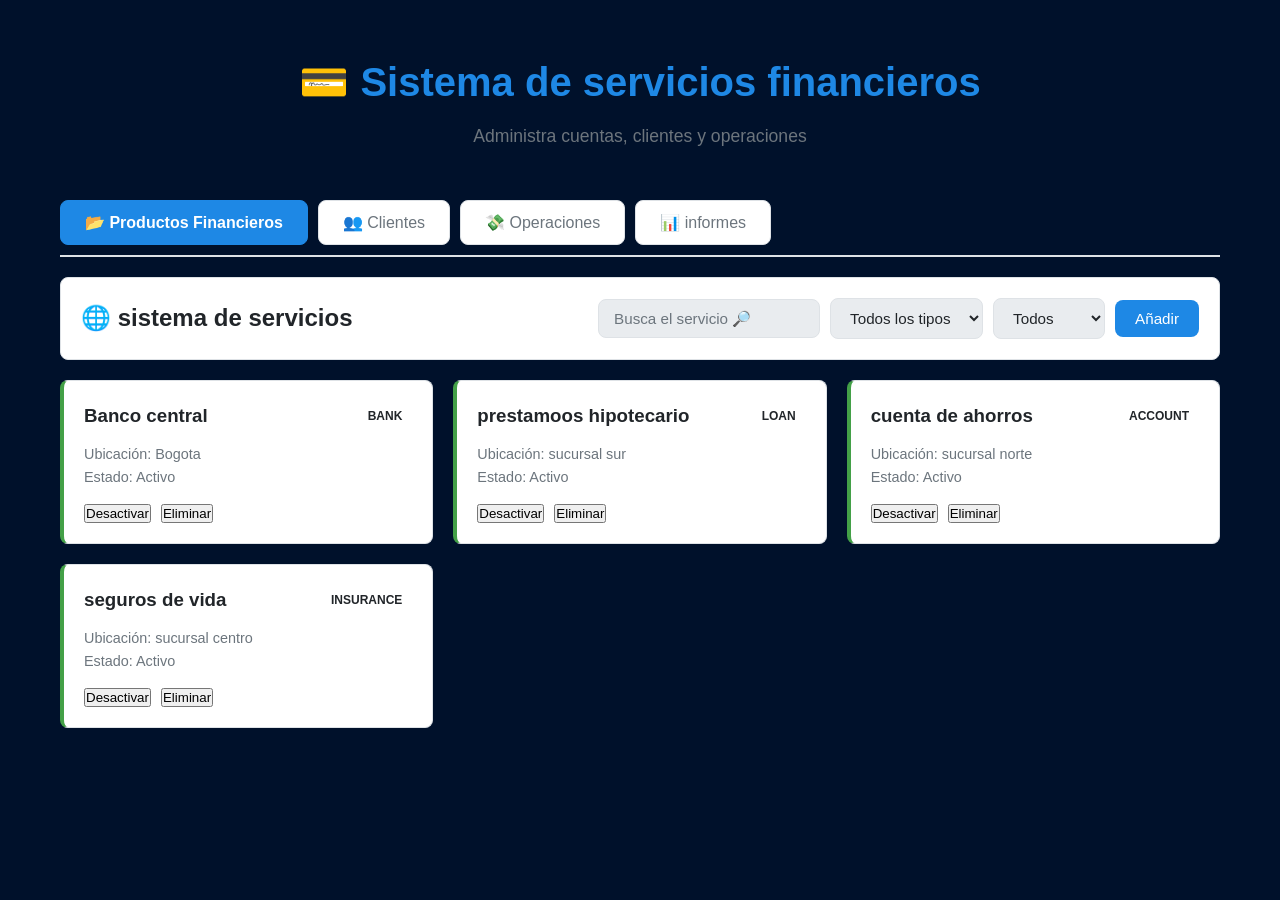
<file: bootcamp/week-03/3-proyecto/index.html>
<!DOCTYPE html>
<html lang="es">
  <head>
    <meta charset="UTF-8" />
    <meta name="viewport" content="width=device-width, initial-scale=1.0" />
    <!-- TODO: Cambia el título según tu dominio -->
    <title>💳 Sistema de servicios financieros</title>
    <link rel="stylesheet" href="styles.css" />
  </head>
  <body>
    <!--
      ============================================
      NOTA PARA EL APRENDIZ:
      ============================================
      Este HTML es una plantilla genérica.
      Debes adaptarlo a tu dominio asignado:

      1. Cambia todos los textos genéricos
      2. Cambia las pestañas según tu sistema
      3. Adapta los filtros a tu dominio
      4. Cambia emojis para coherencia visual

      EJEMPLO (Planetario - NO es un dominio asignable):
      - Pestañas: Catálogo, Visitantes, Observaciones, Estadísticas
      - Filtros: Tipo (Planeta/Estrella), Estado (Visible/No visible)
      ============================================
    -->

    <div class="app-container">
      <!-- Header -->
      <header class="header">
        <!-- TODO: Cambia el título y emoji según tu dominio -->
        <h1>💳 Sistema de servicios financieros</h1>
        <p class="subtitle">Administra cuentas, clientes y operaciones</p>
      </header>

      <!-- Navigation Tabs -->
      <nav class="tabs">
        <!-- TODO: Adapta las pestañas a tu dominio -->
        <button class="tab-btn active" data-tab="catalog">
          📂 Productos Financieros
        </button>
        <button class="tab-btn" data-tab="users">
          👥 Clientes
        </button>
        <button class="tab-btn" data-tab="transactions">
          💸 Operaciones
        </button>
        <button class="tab-btn" data-tab="stats">
          📊 informes
        </button>
      </nav>

      <!-- Tab Content -->
      <main class="tab-content">
        <!-- Catalog Tab -->
        <section id="catalog" class="tab-panel active">
          <div class="panel-header">
            <h2>🌐 sistema de servicios </h2>
            <div class="actions">
              <input
                type="text"
                id="search-input"
                placeholder="Busca el servicio 🔎"
              />
              <!-- TODO: Adapta los tipos a tu dominio -->
              <select id="filter-type">
                <option value="all">Todos los tipos</option>
                <!--
                  EJEMPLO Planetario:
                  <option value="Planet">Planetas</option>
                  <option value="Star">Estrellas</option>
                  <option value="Satellite">Satélites</option>
                -->
                <option value="account">cuentas</option>
                <option value="loan">prestamos</option>
                <option value="insurance">seguros</option>
              </select>
              <select id="filter-status">
                <option value="all">Todos</option>
                <option value="active">Activos</option>
                <option value="inactive">Inactivos</option>
              </select>
              <button id="add-item-btn" class="btn btn-primary">
                Añadir
              </button>
            </div>
          </div>
          <div id="item-list" class="items-grid">
            <!-- Los elementos se renderizarán aquí con JavaScript -->
          </div>
          <div id="empty-state" class="empty-state" style="display: none;">
            <p>📭 No hay elementos en el catálogo</p>
            <p class="hint">Agrega tu primer elemento usando el botón superior</p>
          </div>
        </section>

        <!-- Users Tab -->
        <section id="users" class="tab-panel">
          <div class="panel-header">
            <h2>👥 Clientes</h2>
            <div class="actions">
              <input
                type="text"
                id="search-users"
                placeholder="Buscar usuario..."
              />
              <!-- TODO: Adapta los roles a tu dominio -->
              <select id="filter-role">
                <option value="admin">administrador</option>
                <option value="advisor">asesor financiero</option>
                <option value="client">cliente</option>
              </select>
              <button id="add-user-btn" class="btn btn-primary">
                + Agregar Usuario
              </button>
            </div>
          </div>
          <div id="user-list" class="users-grid">
            <!-- Los usuarios se renderizarán aquí -->
          </div>
        </section>

        <!-- Transactions Tab -->
        <section id="transactions" class="tab-panel">
          <div class="panel-header">
            <!-- TODO: Cambia "Transacciones" por el término de tu dominio -->
            <h2>🔄 Historial de Transacciones</h2>
          </div>
          <div id="transaction-list" class="transactions-list">
            <!-- Las transacciones se renderizarán aquí -->
          </div>
        </section>

        <!-- Stats Tab -->
        <section id="stats" class="tab-panel">
          <div class="panel-header">
            <h2>📊 informes</h2>
          </div>
          <div id="stats-container" class="stats-grid">
            <div class="stat-card">
              <span class="stat-value" id="stat-total">0</span>
              <span class="stat-label">Total Elementos</span>
            </div>
            <div class="stat-card">
              <span class="stat-value" id="stat-active">0</span>
              <span class="stat-label">Activos</span>
            </div>
            <div class="stat-card">
              <span class="stat-value" id="stat-inactive">0</span>
              <span class="stat-label">Inactivos</span>
            </div>
            <div class="stat-card">
              <span class="stat-value" id="stat-users">0</span>
              <span class="stat-label">Usuarios</span>
            </div>
          </div>
          <div id="stats-details" class="stats-details">
            <!-- Estadísticas detalladas por tipo -->
          </div>
        </section>
      </main>

      <!-- Modal para agregar/editar elementos -->
      <div id="item-modal" class="modal" style="display: none;">
        <div class="modal-content">
          <div class="modal-header">
            <h3 id="modal-title">Agregar Elemento</h3>
            <button class="close-btn" id="close-modal">&times;</button>
          </div>
          <form id="item-form" class="modal-form">
            <!-- Selector de tipo -->
            <div class="form-group">
              <label for="item-type">Tipo de Elemento</label>
              <select id="item-type" required>
                <!-- TODO: Adapta los tipos a tu dominio -->
                <option value="">Selecciona un tipo</option>
                <option value="account">Cuenta</option>
                 <option value="loan">Préstamo</option>
                <option value="insurance">Seguro</option>
              </select>
            </div>

            <!-- Campos base -->
            <div class="form-group">
              <label for="item-name">Nombre *</label>
              <input type="text" id="item-name" required />
            </div>

            <div class="form-group">
              <label for="item-location">Ubicacion *</label>
              <input type="text" id="item-location" required />
            </div>

            <!--
              TODO: Agrega campos específicos según el tipo seleccionado
              Puedes mostrar/ocultar campos dinámicamente con JavaScript
            -->
            <div id="dynamic-fields">
              <!-- Campos dinámicos según el tipo -->
            </div>

            <div class="form-actions">
              <button type="submit" class="btn btn-primary">Guardar</button>
              <button type="button" class="btn btn-secondary" id="cancel-btn">
                Cancelar
              </button>
            </div>
          </form>
        </div>
      </div>

      <!-- Modal para agregar usuarios -->
      <div id="user-modal" class="modal" style="display: none;">
        <div class="modal-content">
          <div class="modal-header">
            <h3>Agregar Usuario</h3>
            <button class="close-btn" id="close-user-modal">&times;</button>
          </div>
          <form id="user-form" class="modal-form">
            <div class="form-group">
              <label for="user-role">Rol</label>
              <select id="user-role" required>
              <option value="admin">administrador</option>
              <option value="advisor">asesor financiero</option>
              <option value="client">cliente</option>
              </select>
            </div>

            <div class="form-group">
              <label for="user-name">Nombre *</label>
              <input type="text" id="user-name" required />
            </div>

            <div class="form-group">
              <label for="user-email">Email *</label>
              <input type="email" id="user-email" required />
            </div>

            <div class="form-actions">
              <button type="submit" class="btn btn-primary">Guardar</button>
              <button type="button" class="btn btn-secondary" id="cancel-user-btn">
                Cancelar
              </button>
            </div>
          </form>
        </div>
      </div>
    </div>

    <!-- Script principal -->
    <script src="starter/script.js"></script>
  </body>
</html>
</file>
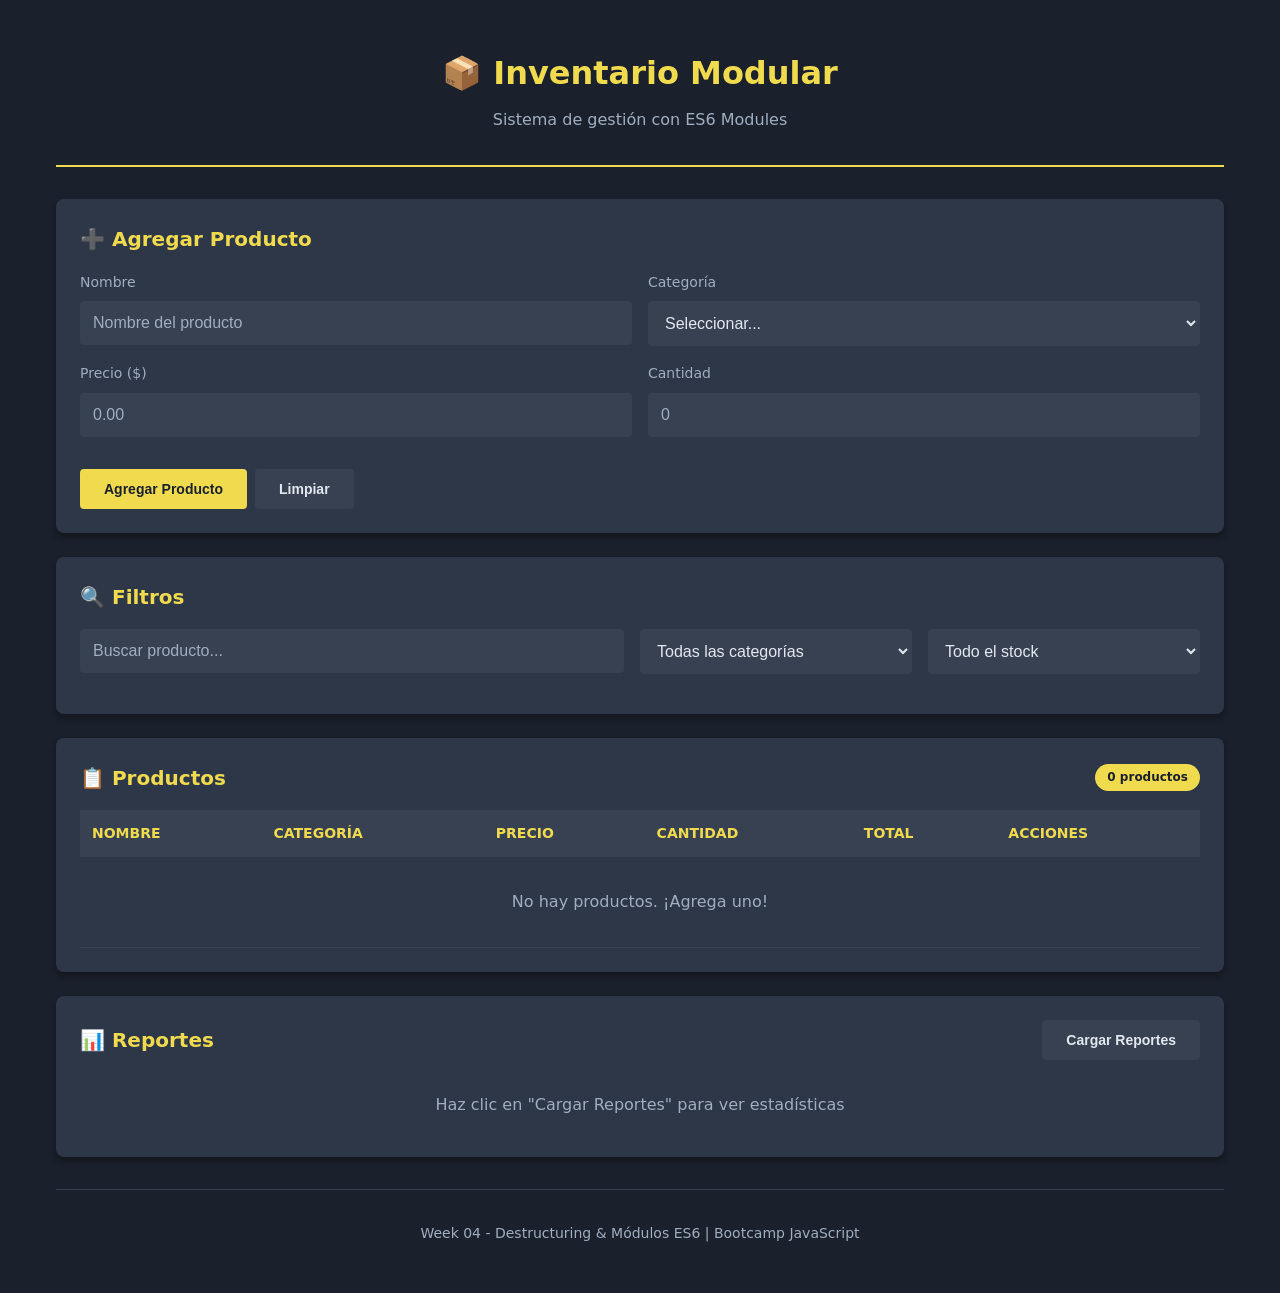
<file: bootcamp/week-04/3-proyecto/index.html>
<!DOCTYPE html>
<html lang="es">
  <head>
    <meta charset="UTF-8" />
    <meta
      name="viewport"
      content="width=device-width, initial-scale=1.0" />
    <title>Inventario Modular | Week 04</title>
    <link
      rel="stylesheet"
      href="styles.css" />
  </head>
  <body>
    <div class="app">
      <!-- Header -->
      <header class="header">
        <h1>📦 Inventario Modular</h1>
        <p>Sistema de gestión con ES6 Modules</p>
      </header>

      <!-- Main Content -->
      <main class="main">
        <!-- Add Product Form -->
        <section class="card">
          <h2>➕ Agregar Producto</h2>
          <form id="product-form">
            <div class="form-row">
              <div class="form-group">
                <label for="name">Nombre</label>
                <input
                  type="text"
                  id="name"
                  name="name"
                  required
                  placeholder="Nombre del producto" />
              </div>
              <div class="form-group">
                <label for="category">Categoría</label>
                <select
                  id="category"
                  name="category"
                  required>
                  <option value="">Seleccionar...</option>
                </select>
              </div>
            </div>
            <div class="form-row">
              <div class="form-group">
                <label for="price">Precio ($)</label>
                <input
                  type="number"
                  id="price"
                  name="price"
                  min="0"
                  step="0.01"
                  required
                  placeholder="0.00" />
              </div>
              <div class="form-group">
                <label for="quantity">Cantidad</label>
                <input
                  type="number"
                  id="quantity"
                  name="quantity"
                  min="0"
                  required
                  placeholder="0" />
              </div>
            </div>
            <div class="form-actions">
              <button
                type="submit"
                class="btn btn-primary">
                Agregar Producto
              </button>
              <button
                type="reset"
                class="btn btn-secondary">
                Limpiar
              </button>
            </div>
          </form>
        </section>

        <!-- Filters -->
        <section class="card">
          <h2>🔍 Filtros</h2>
          <div class="filters">
            <div class="form-group">
              <input
                type="text"
                id="search"
                placeholder="Buscar producto..." />
            </div>
            <div class="form-group">
              <select id="filter-category">
                <option value="">Todas las categorías</option>
              </select>
            </div>
            <div class="form-group">
              <select id="filter-stock">
                <option value="">Todo el stock</option>
                <option value="low">Stock bajo (&lt; 10)</option>
                <option value="out">Sin stock</option>
                <option value="available">Disponible</option>
              </select>
            </div>
          </div>
        </section>

        <!-- Products Table -->
        <section class="card">
          <div class="card-header">
            <h2>📋 Productos</h2>
            <span
              id="product-count"
              class="badge"
              >0 productos</span
            >
          </div>
          <div class="table-container">
            <table id="products-table">
              <thead>
                <tr>
                  <th>Nombre</th>
                  <th>Categoría</th>
                  <th>Precio</th>
                  <th>Cantidad</th>
                  <th>Total</th>
                  <th>Acciones</th>
                </tr>
              </thead>
              <tbody id="products-body">
                <tr>
                  <td
                    colspan="6"
                    class="empty-state">
                    No hay productos. ¡Agrega uno!
                  </td>
                </tr>
              </tbody>
            </table>
          </div>
        </section>

        <!-- Reports Section (Lazy Loaded) -->
        <section class="card">
          <div class="card-header">
            <h2>📊 Reportes</h2>
            <button
              id="load-reports"
              class="btn btn-secondary">
              Cargar Reportes
            </button>
          </div>
          <div
            id="reports-container"
            class="reports-grid">
            <p class="placeholder">
              Haz clic en "Cargar Reportes" para ver estadísticas
            </p>
          </div>
        </section>
      </main>

      <!-- Footer -->
      <footer class="footer">
        <p>Week 04 - Destructuring & Módulos ES6 | Bootcamp JavaScript</p>
      </footer>
    </div>

    <!-- Edit Modal -->
    <div
      id="edit-modal"
      class="modal hidden">
      <div class="modal-content">
        <div class="modal-header">
          <h3>✏️ Editar Producto</h3>
          <button
            class="modal-close"
            id="modal-close">
            &times;
          </button>
        </div>
        <form id="edit-form">
          <input
            type="hidden"
            id="edit-id" />
          <div class="form-group">
            <label for="edit-name">Nombre</label>
            <input
              type="text"
              id="edit-name"
              required />
          </div>
          <div class="form-group">
            <label for="edit-category">Categoría</label>
            <select
              id="edit-category"
              required></select>
          </div>
          <div class="form-row">
            <div class="form-group">
              <label for="edit-price">Precio ($)</label>
              <input
                type="number"
                id="edit-price"
                min="0"
                step="0.01"
                required />
            </div>
            <div class="form-group">
              <label for="edit-quantity">Cantidad</label>
              <input
                type="number"
                id="edit-quantity"
                min="0"
                required />
            </div>
          </div>
          <div class="form-actions">
            <button
              type="submit"
              class="btn btn-primary">
              Guardar
            </button>
            <button
              type="button"
              class="btn btn-secondary"
              id="cancel-edit">
              Cancelar
            </button>
          </div>
        </form>
      </div>
    </div>

    <script
      type="module"
      src="./starter/main.js"></script>
  </body>
</html>
</file>
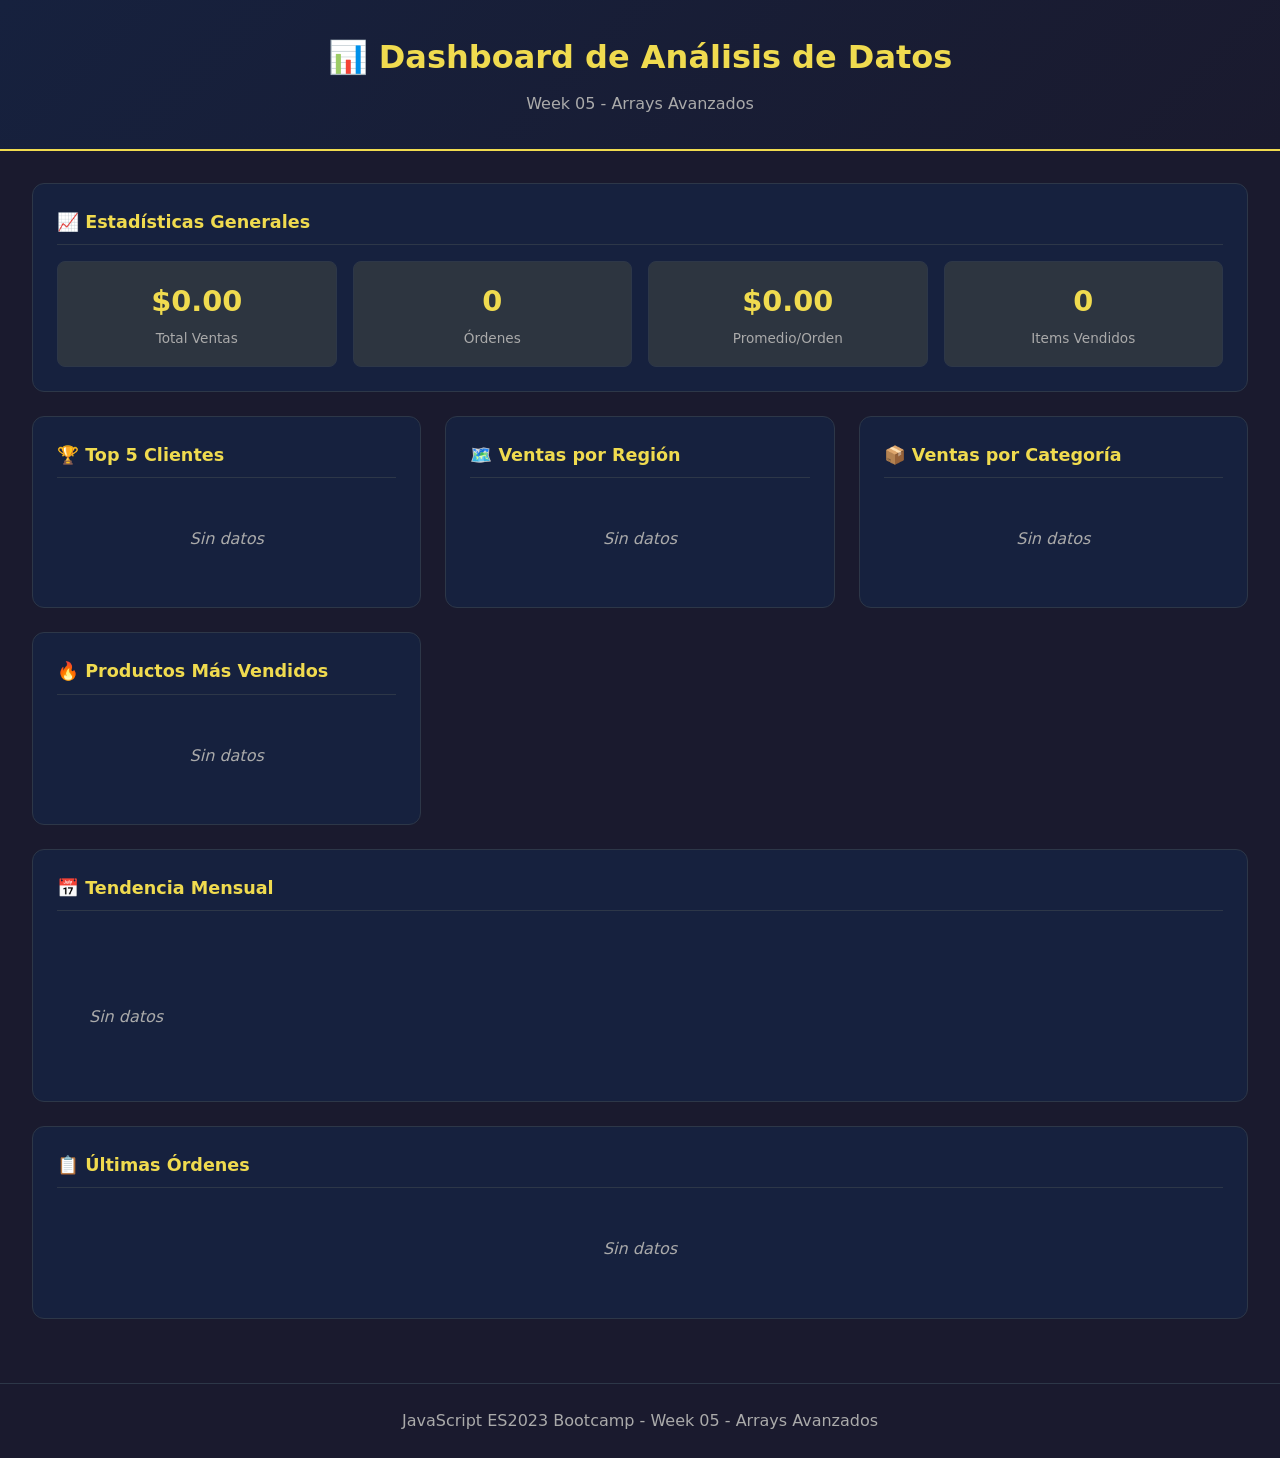
<file: bootcamp/week-05/3-proyecto/index.html>
<!DOCTYPE html>
<html lang="es">
  <head>
    <meta charset="UTF-8" />
    <meta
      name="viewport"
      content="width=device-width, initial-scale=1.0" />
    <title>Dashboard de Análisis de Datos</title>
    <link
      rel="stylesheet"
      href="styles.css" />
  </head>
  <body>
    <header class="header">
      <h1>📊 Dashboard de Análisis de Datos</h1>
      <p>Week 05 - Arrays Avanzados</p>
    </header>

    <main class="dashboard">
      <!-- Estadísticas Generales -->
      <section class="card stats-card">
        <h2>📈 Estadísticas Generales</h2>
        <div
          id="stats-container"
          class="stats-grid">
          <div class="stat-item">
            <span
              class="stat-value"
              id="total-sales"
              >--</span
            >
            <span class="stat-label">Total Ventas</span>
          </div>
          <div class="stat-item">
            <span
              class="stat-value"
              id="total-orders"
              >--</span
            >
            <span class="stat-label">Órdenes</span>
          </div>
          <div class="stat-item">
            <span
              class="stat-value"
              id="avg-order"
              >--</span
            >
            <span class="stat-label">Promedio/Orden</span>
          </div>
          <div class="stat-item">
            <span
              class="stat-value"
              id="total-items"
              >--</span
            >
            <span class="stat-label">Items Vendidos</span>
          </div>
        </div>
      </section>

      <!-- Top Clientes -->
      <section class="card">
        <h2>🏆 Top 5 Clientes</h2>
        <div
          id="top-customers"
          class="list-container">
          <p class="loading">Cargando...</p>
        </div>
      </section>

      <!-- Ventas por Región -->
      <section class="card">
        <h2>🗺️ Ventas por Región</h2>
        <div
          id="sales-by-region"
          class="list-container">
          <p class="loading">Cargando...</p>
        </div>
      </section>

      <!-- Ventas por Categoría -->
      <section class="card">
        <h2>📦 Ventas por Categoría</h2>
        <div
          id="sales-by-category"
          class="list-container">
          <p class="loading">Cargando...</p>
        </div>
      </section>

      <!-- Productos Más Vendidos -->
      <section class="card">
        <h2>🔥 Productos Más Vendidos</h2>
        <div
          id="top-products"
          class="list-container">
          <p class="loading">Cargando...</p>
        </div>
      </section>

      <!-- Tendencia Mensual -->
      <section class="card full-width">
        <h2>📅 Tendencia Mensual</h2>
        <div
          id="monthly-trend"
          class="trend-container">
          <p class="loading">Cargando...</p>
        </div>
      </section>

      <!-- Últimas Órdenes -->
      <section class="card full-width">
        <h2>📋 Últimas Órdenes</h2>
        <div
          id="recent-orders"
          class="table-container">
          <p class="loading">Cargando...</p>
        </div>
      </section>
    </main>

    <footer class="footer">
      <p>JavaScript ES2023 Bootcamp - Week 05 - Arrays Avanzados</p>
    </footer>

    <!-- Cambiar a solution/script.js para ver la solución -->
    <script src="starter/script.js"></script>
  </body>
</html>
</file>
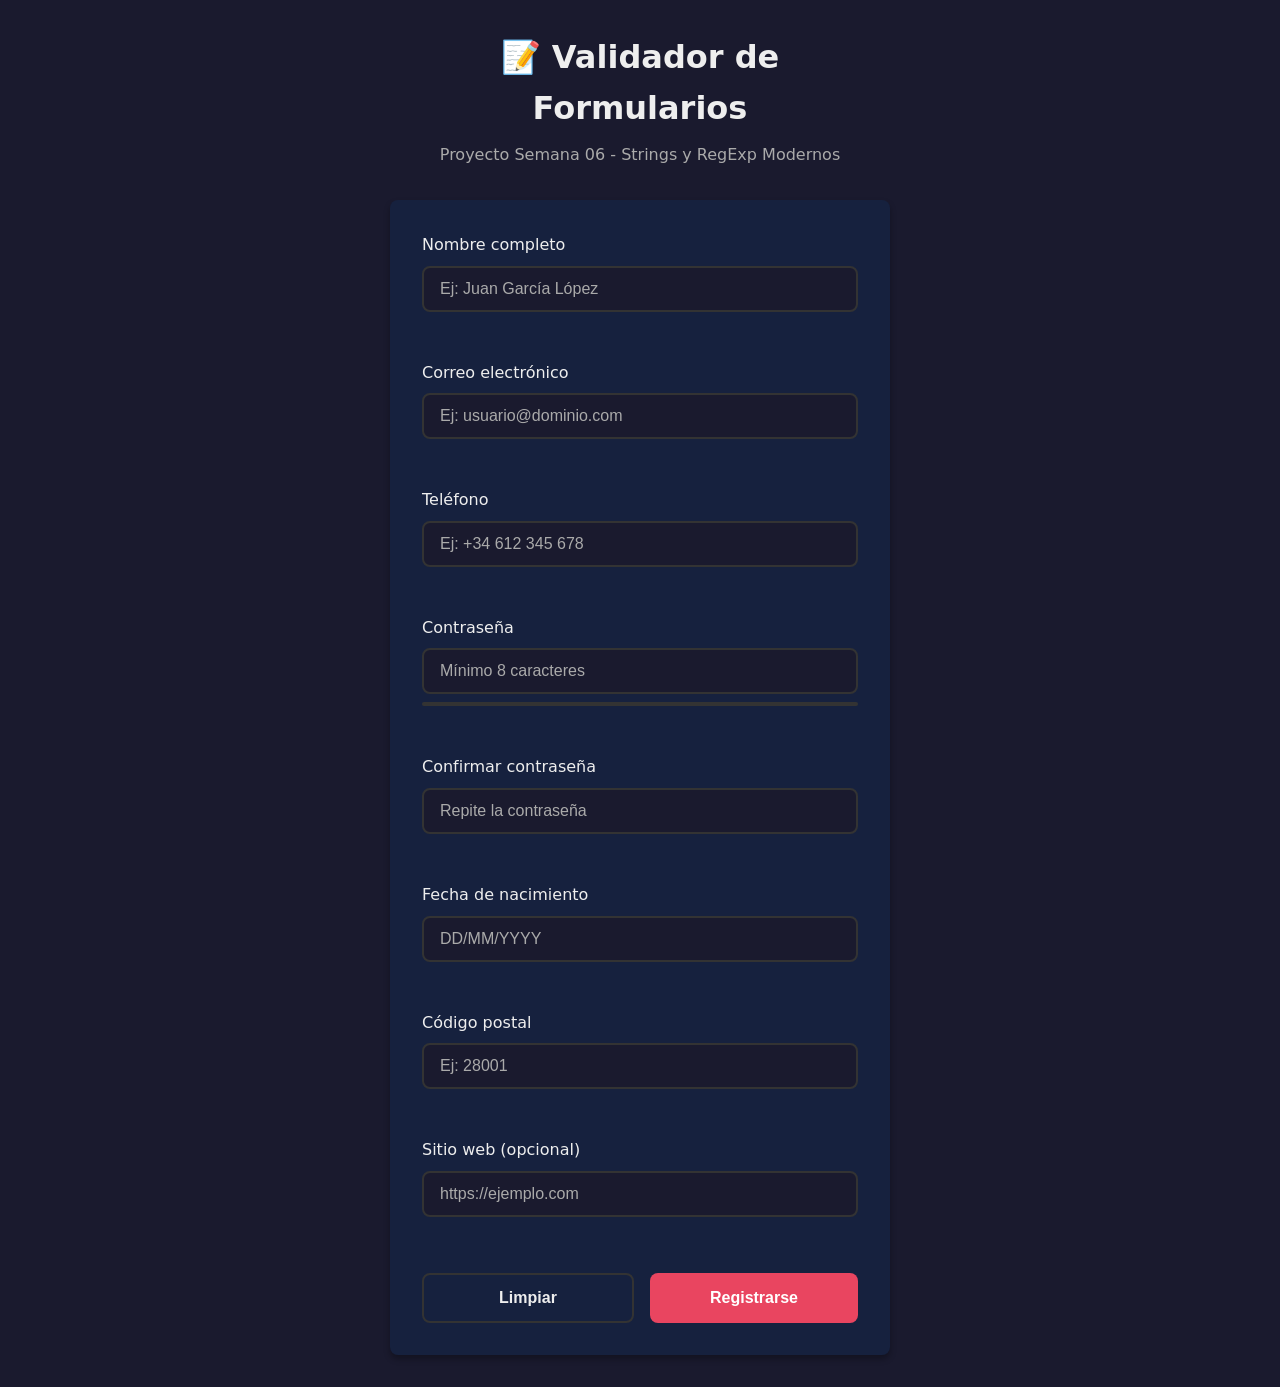
<file: bootcamp/week-06/3-proyecto/index.html>
<!DOCTYPE html>
<html lang="es">
  <head>
    <meta charset="UTF-8" />
    <meta
      name="viewport"
      content="width=device-width, initial-scale=1.0" />
    <title>Validador de Formularios | Semana 06</title>
    <link
      rel="stylesheet"
      href="styles.css" />
  </head>
  <body>
    <div class="container">
      <header>
        <h1>📝 Validador de Formularios</h1>
        <p>Proyecto Semana 06 - Strings y RegExp Modernos</p>
      </header>

      <form
        id="registrationForm"
        novalidate>
        <!-- Nombre -->
        <div class="form-group">
          <label for="name">Nombre completo</label>
          <input
            type="text"
            id="name"
            name="name"
            placeholder="Ej: Juan García López"
            aria-describedby="nameError" />
          <span
            class="error-message"
            id="nameError"></span>
        </div>

        <!-- Email -->
        <div class="form-group">
          <label for="email">Correo electrónico</label>
          <input
            type="email"
            id="email"
            name="email"
            placeholder="Ej: usuario@dominio.com"
            aria-describedby="emailError" />
          <span
            class="error-message"
            id="emailError"></span>
        </div>

        <!-- Teléfono -->
        <div class="form-group">
          <label for="phone">Teléfono</label>
          <input
            type="tel"
            id="phone"
            name="phone"
            placeholder="Ej: +34 612 345 678"
            aria-describedby="phoneError" />
          <span
            class="error-message"
            id="phoneError"></span>
        </div>

        <!-- Contraseña -->
        <div class="form-group">
          <label for="password">Contraseña</label>
          <input
            type="password"
            id="password"
            name="password"
            placeholder="Mínimo 8 caracteres"
            aria-describedby="passwordError" />
          <div class="password-strength">
            <div
              class="strength-bar"
              id="strengthBar"></div>
          </div>
          <span
            class="strength-text"
            id="strengthText"></span>
          <span
            class="error-message"
            id="passwordError"></span>
        </div>

        <!-- Confirmar Contraseña -->
        <div class="form-group">
          <label for="confirmPassword">Confirmar contraseña</label>
          <input
            type="password"
            id="confirmPassword"
            name="confirmPassword"
            placeholder="Repite la contraseña"
            aria-describedby="confirmError" />
          <span
            class="error-message"
            id="confirmError"></span>
        </div>

        <!-- Fecha de Nacimiento -->
        <div class="form-group">
          <label for="birthdate">Fecha de nacimiento</label>
          <input
            type="text"
            id="birthdate"
            name="birthdate"
            placeholder="DD/MM/YYYY"
            aria-describedby="birthdateError" />
          <span
            class="error-message"
            id="birthdateError"></span>
        </div>

        <!-- Código Postal -->
        <div class="form-group">
          <label for="postal">Código postal</label>
          <input
            type="text"
            id="postal"
            name="postal"
            placeholder="Ej: 28001"
            maxlength="5"
            aria-describedby="postalError" />
          <span
            class="error-message"
            id="postalError"></span>
        </div>

        <!-- URL -->
        <div class="form-group">
          <label for="website">Sitio web (opcional)</label>
          <input
            type="url"
            id="website"
            name="website"
            placeholder="https://ejemplo.com"
            aria-describedby="websiteError" />
          <span
            class="error-message"
            id="websiteError"></span>
        </div>

        <!-- Botones -->
        <div class="form-actions">
          <button
            type="reset"
            class="btn btn-secondary">
            Limpiar
          </button>
          <button
            type="submit"
            class="btn btn-primary"
            id="submitBtn">
            Registrarse
          </button>
        </div>
      </form>

      <!-- Resultado -->
      <div
        id="result"
        class="result hidden">
        <h2>✅ Registro Exitoso</h2>
        <pre id="formData"></pre>
      </div>
    </div>

    <script src="starter/script.js"></script>
  </body>
</html>
</file>
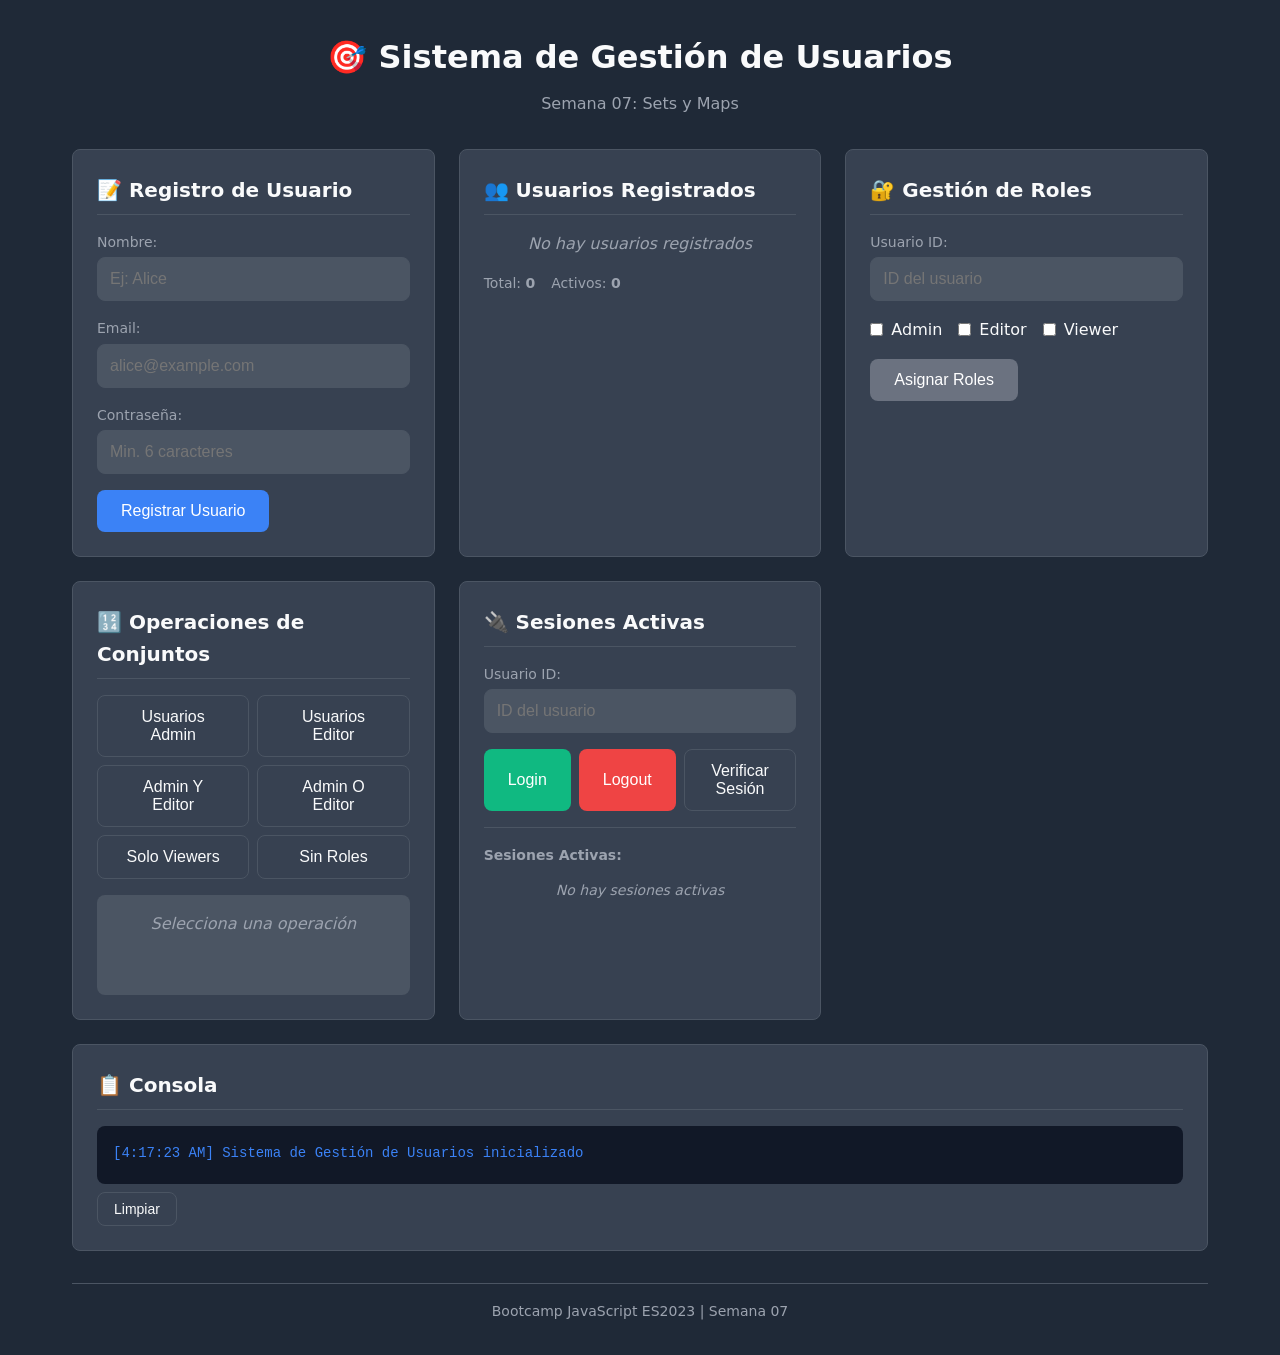
<file: bootcamp/week-07/3-proyecto/index.html>
<!DOCTYPE html>
<html lang="es">
  <head>
    <meta charset="UTF-8" />
    <meta
      name="viewport"
      content="width=device-width, initial-scale=1.0" />
    <title>Sistema de Gestión de Usuarios - Week 07</title>
    <link
      rel="stylesheet"
      href="styles.css" />
  </head>
  <body>
    <div class="container">
      <header>
        <h1>🎯 Sistema de Gestión de Usuarios</h1>
        <p>Semana 07: Sets y Maps</p>
      </header>

      <main>
        <!-- Registro de Usuarios -->
        <section class="card">
          <h2>📝 Registro de Usuario</h2>
          <form id="registerForm">
            <div class="form-group">
              <label for="userName">Nombre:</label>
              <input
                type="text"
                id="userName"
                placeholder="Ej: Alice"
                required />
            </div>
            <div class="form-group">
              <label for="userEmail">Email:</label>
              <input
                type="email"
                id="userEmail"
                placeholder="alice@example.com"
                required />
            </div>
            <div class="form-group">
              <label for="userPassword">Contraseña:</label>
              <input
                type="password"
                id="userPassword"
                placeholder="Min. 6 caracteres"
                required />
            </div>
            <button
              type="submit"
              class="btn btn-primary">
              Registrar Usuario
            </button>
          </form>
          <div
            id="registerMessage"
            class="message"></div>
        </section>

        <!-- Lista de Usuarios -->
        <section class="card">
          <h2>👥 Usuarios Registrados</h2>
          <div
            id="usersList"
            class="users-list">
            <p class="empty-state">No hay usuarios registrados</p>
          </div>
          <div class="stats">
            <span>Total: <strong id="totalUsers">0</strong></span>
            <span>Activos: <strong id="activeUsers">0</strong></span>
          </div>
        </section>

        <!-- Gestión de Roles -->
        <section class="card">
          <h2>🔐 Gestión de Roles</h2>
          <div class="form-group">
            <label for="roleUserId">Usuario ID:</label>
            <input
              type="text"
              id="roleUserId"
              placeholder="ID del usuario" />
          </div>
          <div class="roles-checkboxes">
            <label
              ><input
                type="checkbox"
                value="admin" />
              Admin</label
            >
            <label
              ><input
                type="checkbox"
                value="editor" />
              Editor</label
            >
            <label
              ><input
                type="checkbox"
                value="viewer" />
              Viewer</label
            >
          </div>
          <button
            id="assignRolesBtn"
            class="btn btn-secondary">
            Asignar Roles
          </button>
          <div
            id="rolesMessage"
            class="message"></div>
        </section>

        <!-- Operaciones de Conjuntos -->
        <section class="card">
          <h2>🔢 Operaciones de Conjuntos</h2>
          <div class="operations-grid">
            <button
              class="btn btn-outline"
              data-op="admins">
              Usuarios Admin
            </button>
            <button
              class="btn btn-outline"
              data-op="editors">
              Usuarios Editor
            </button>
            <button
              class="btn btn-outline"
              data-op="admin-and-editor">
              Admin Y Editor
            </button>
            <button
              class="btn btn-outline"
              data-op="admin-or-editor">
              Admin O Editor
            </button>
            <button
              class="btn btn-outline"
              data-op="only-viewers">
              Solo Viewers
            </button>
            <button
              class="btn btn-outline"
              data-op="no-roles">
              Sin Roles
            </button>
          </div>
          <div
            id="operationResult"
            class="result-box">
            <p class="empty-state">Selecciona una operación</p>
          </div>
        </section>

        <!-- Sesiones -->
        <section class="card">
          <h2>🔌 Sesiones Activas</h2>
          <div class="form-group">
            <label for="sessionUserId">Usuario ID:</label>
            <input
              type="text"
              id="sessionUserId"
              placeholder="ID del usuario" />
          </div>
          <div class="session-buttons">
            <button
              id="loginBtn"
              class="btn btn-success">
              Login
            </button>
            <button
              id="logoutBtn"
              class="btn btn-danger">
              Logout
            </button>
            <button
              id="checkSessionBtn"
              class="btn btn-outline">
              Verificar Sesión
            </button>
          </div>
          <div
            id="sessionMessage"
            class="message"></div>
          <div
            id="activeSessions"
            class="active-sessions">
            <h4>Sesiones Activas:</h4>
            <ul id="sessionsList"></ul>
          </div>
        </section>

        <!-- Consola -->
        <section class="card console-card">
          <h2>📋 Consola</h2>
          <div
            id="console"
            class="console"></div>
          <button
            id="clearConsole"
            class="btn btn-outline btn-small">
            Limpiar
          </button>
        </section>
      </main>

      <footer>
        <p>Bootcamp JavaScript ES2023 | Semana 07</p>
      </footer>
    </div>

    <script src="starter/script.js"></script>
  </body>
</html>
</file>
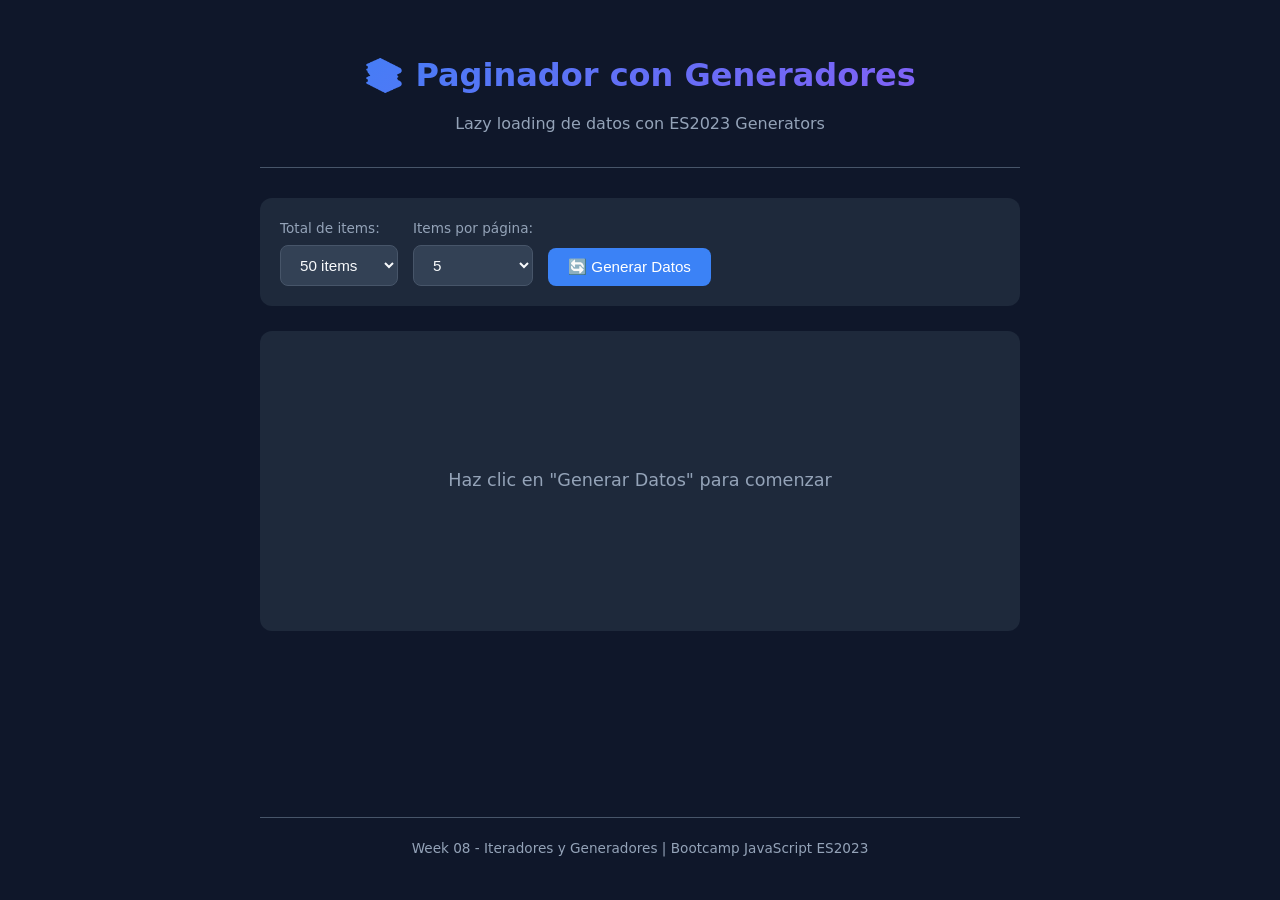
<file: bootcamp/week-08/3-proyecto/index.html>
<!DOCTYPE html>
<html lang="es">
  <head>
    <meta charset="UTF-8" />
    <meta
      name="viewport"
      content="width=device-width, initial-scale=1.0" />
    <title>Paginador con Generadores</title>
    <link
      rel="stylesheet"
      href="styles.css" />
  </head>
  <body>
    <div class="container">
      <header class="header">
        <h1>📚 Paginador con Generadores</h1>
        <p class="subtitle">Lazy loading de datos con ES2023 Generators</p>
      </header>

      <main class="main">
        <!-- Controls -->
        <div class="controls">
          <div class="control-group">
            <label for="totalItems">Total de items:</label>
            <select id="totalItems">
              <option value="20">20 items</option>
              <option
                value="50"
                selected>
                50 items
              </option>
              <option value="100">100 items</option>
              <option value="500">500 items</option>
            </select>
          </div>

          <div class="control-group">
            <label for="itemsPerPage">Items por página:</label>
            <select id="itemsPerPage">
              <option
                value="5"
                selected>
                5
              </option>
              <option value="10">10</option>
              <option value="20">20</option>
            </select>
          </div>

          <button
            id="btnGenerate"
            class="btn btn-primary">
            🔄 Generar Datos
          </button>
        </div>

        <!-- Data List -->
        <section class="data-section">
          <div
            id="dataList"
            class="data-list">
            <p class="placeholder">Haz clic en "Generar Datos" para comenzar</p>
          </div>
        </section>

        <!-- Pagination -->
        <nav
          class="pagination"
          id="pagination"
          style="display: none">
          <button
            id="btnFirst"
            class="btn btn-nav"
            title="Primera página">
            ⏮️
          </button>
          <button
            id="btnPrev"
            class="btn btn-nav"
            title="Página anterior">
            ◀️ Anterior
          </button>

          <div class="page-info">
            <span>Página</span>
            <input
              type="number"
              id="pageInput"
              min="1"
              value="1" />
            <span>de <strong id="totalPages">1</strong></span>
          </div>

          <button
            id="btnNext"
            class="btn btn-nav"
            title="Página siguiente">
            Siguiente ▶️
          </button>
          <button
            id="btnLast"
            class="btn btn-nav"
            title="Última página">
            ⏭️
          </button>
        </nav>

        <!-- Stats -->
        <div
          class="stats"
          id="stats"
          style="display: none">
          <span id="itemRange">Items 1-5</span>
          <span>de</span>
          <strong id="totalItemsDisplay">50</strong>
          <span>total</span>
        </div>
      </main>

      <footer class="footer">
        <p>Week 08 - Iteradores y Generadores | Bootcamp JavaScript ES2023</p>
      </footer>
    </div>

    <!-- Usa starter/script.js para desarrollar, solution/script.js para referencia -->
    <script src="starter/script.js"></script>
  </body>
</html>
</file>
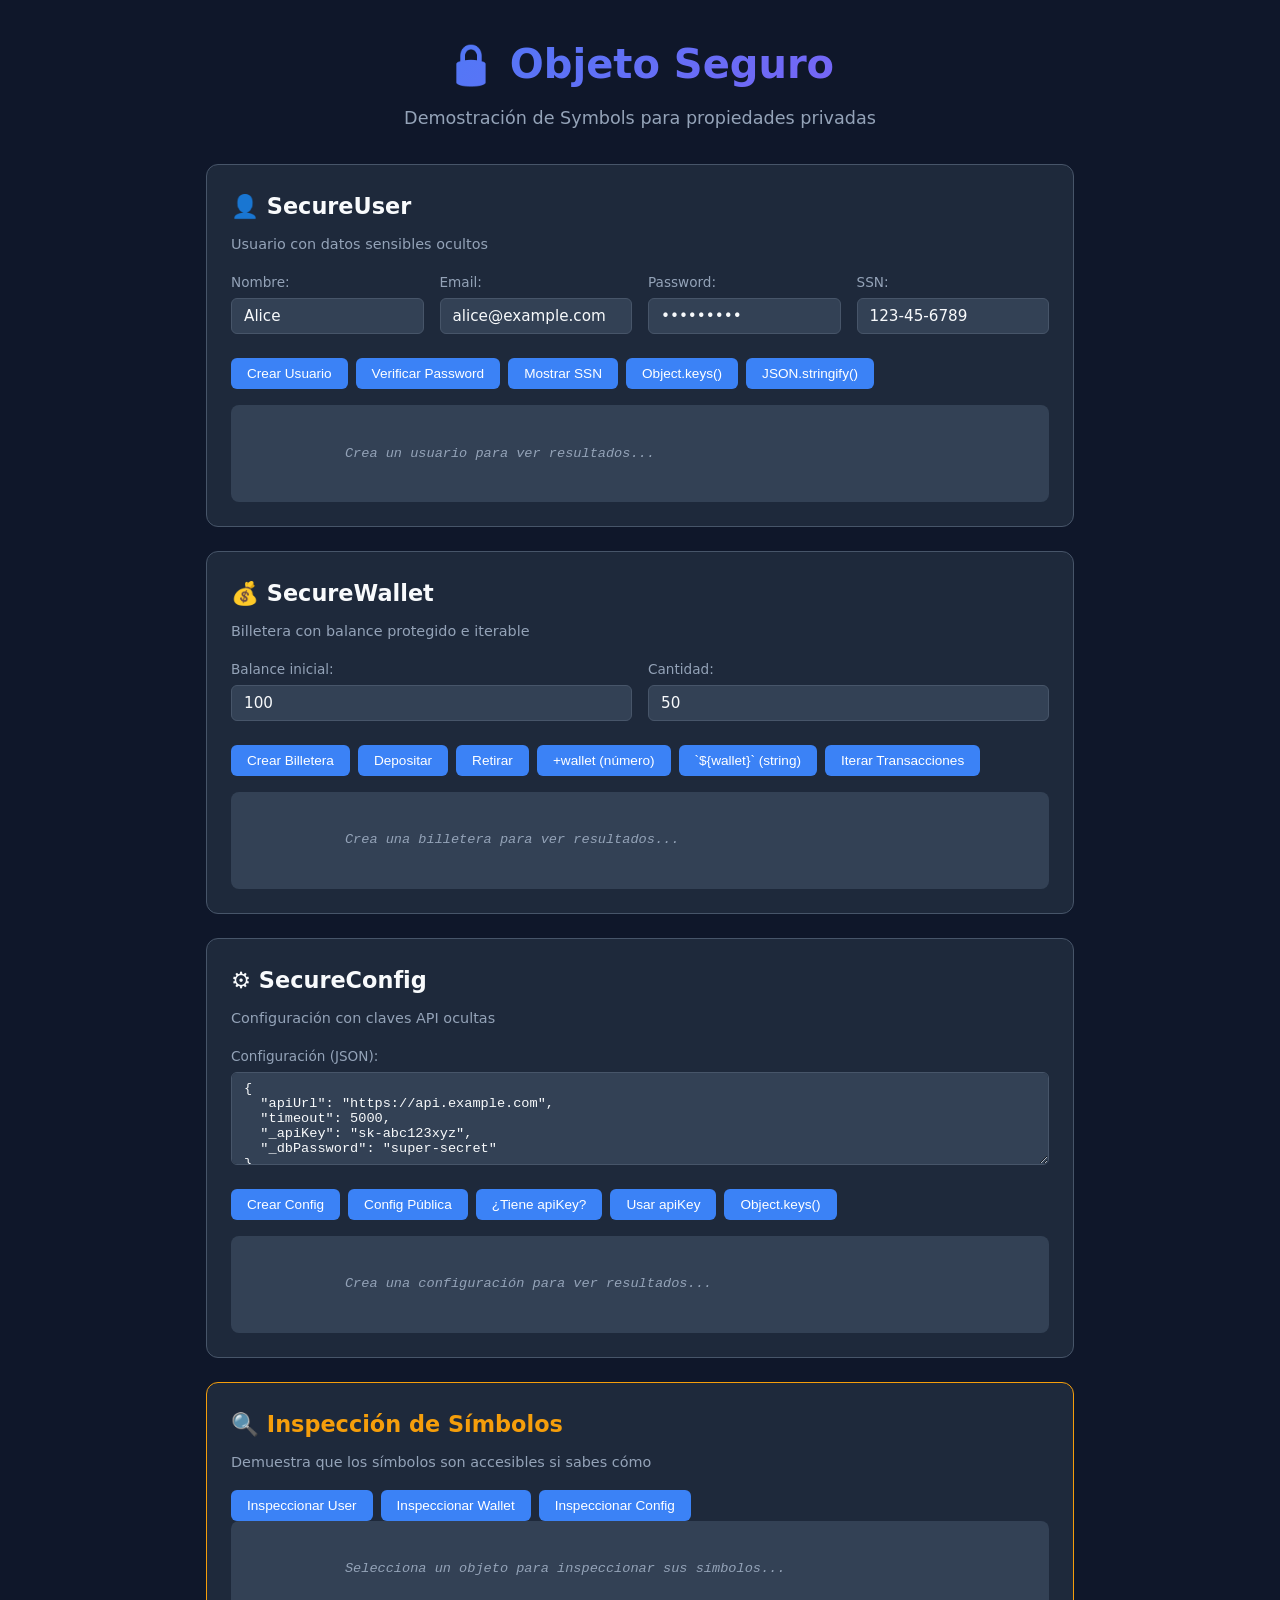
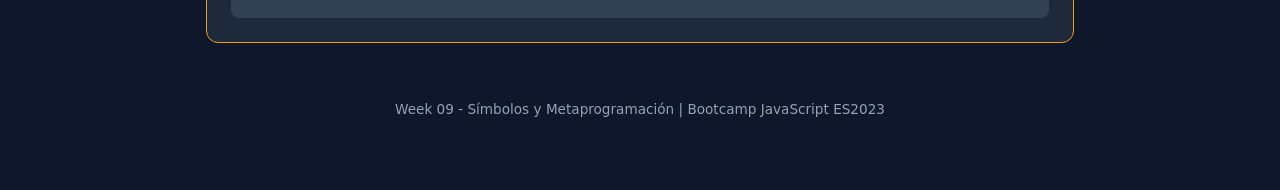
<file: bootcamp/week-09/3-proyecto/index.html>
<!DOCTYPE html>
<html lang="es">
  <head>
    <meta charset="UTF-8" />
    <meta
      name="viewport"
      content="width=device-width, initial-scale=1.0" />
    <title>Objeto Seguro - Week 09</title>
    <link
      rel="stylesheet"
      href="styles.css" />
  </head>
  <body>
    <div class="container">
      <header>
        <h1>🔒 Objeto Seguro</h1>
        <p>Demostración de Symbols para propiedades privadas</p>
      </header>

      <main>
        <!-- SecureUser Section -->
        <section class="card">
          <h2>👤 SecureUser</h2>
          <p class="description">Usuario con datos sensibles ocultos</p>

          <div class="demo-area">
            <div class="input-group">
              <label>Nombre:</label>
              <input
                type="text"
                id="userName"
                value="Alice" />
            </div>
            <div class="input-group">
              <label>Email:</label>
              <input
                type="email"
                id="userEmail"
                value="alice@example.com" />
            </div>
            <div class="input-group">
              <label>Password:</label>
              <input
                type="password"
                id="userPassword"
                value="secret123" />
            </div>
            <div class="input-group">
              <label>SSN:</label>
              <input
                type="text"
                id="userSSN"
                value="123-45-6789" />
            </div>

            <div class="button-group">
              <button id="createUser">Crear Usuario</button>
              <button id="verifyPassword">Verificar Password</button>
              <button id="showMaskedSSN">Mostrar SSN</button>
              <button id="showUserKeys">Object.keys()</button>
              <button id="showUserJSON">JSON.stringify()</button>
            </div>
          </div>

          <div
            class="output"
            id="userOutput">
            <span class="placeholder"
              >Crea un usuario para ver resultados...</span
            >
          </div>
        </section>

        <!-- SecureWallet Section -->
        <section class="card">
          <h2>💰 SecureWallet</h2>
          <p class="description">Billetera con balance protegido e iterable</p>

          <div class="demo-area">
            <div class="input-group">
              <label>Balance inicial:</label>
              <input
                type="number"
                id="walletInitial"
                value="100" />
            </div>
            <div class="input-group">
              <label>Cantidad:</label>
              <input
                type="number"
                id="walletAmount"
                value="50" />
            </div>

            <div class="button-group">
              <button id="createWallet">Crear Billetera</button>
              <button id="depositWallet">Depositar</button>
              <button id="withdrawWallet">Retirar</button>
              <button id="walletAsNumber">+wallet (número)</button>
              <button id="walletAsString">`${wallet}` (string)</button>
              <button id="iterateWallet">Iterar Transacciones</button>
            </div>
          </div>

          <div
            class="output"
            id="walletOutput">
            <span class="placeholder"
              >Crea una billetera para ver resultados...</span
            >
          </div>
        </section>

        <!-- SecureConfig Section -->
        <section class="card">
          <h2>⚙️ SecureConfig</h2>
          <p class="description">Configuración con claves API ocultas</p>

          <div class="demo-area">
            <div class="input-group full-width">
              <label>Configuración (JSON):</label>
              <textarea
                id="configInput"
                rows="5">
{
  "apiUrl": "https://api.example.com",
  "timeout": 5000,
  "_apiKey": "sk-abc123xyz",
  "_dbPassword": "super-secret"
}</textarea
              >
            </div>

            <div class="button-group">
              <button id="createConfig">Crear Config</button>
              <button id="getPublicConfig">Config Pública</button>
              <button id="hasApiKey">¿Tiene apiKey?</button>
              <button id="useApiKey">Usar apiKey</button>
              <button id="showConfigKeys">Object.keys()</button>
            </div>
          </div>

          <div
            class="output"
            id="configOutput">
            <span class="placeholder"
              >Crea una configuración para ver resultados...</span
            >
          </div>
        </section>

        <!-- Inspection Section -->
        <section class="card inspection">
          <h2>🔍 Inspección de Símbolos</h2>
          <p class="description">
            Demuestra que los símbolos son accesibles si sabes cómo
          </p>

          <div class="button-group">
            <button id="inspectUser">Inspeccionar User</button>
            <button id="inspectWallet">Inspeccionar Wallet</button>
            <button id="inspectConfig">Inspeccionar Config</button>
          </div>

          <div
            class="output"
            id="inspectOutput">
            <span class="placeholder"
              >Selecciona un objeto para inspeccionar sus símbolos...</span
            >
          </div>
        </section>
      </main>

      <footer>
        <p>Week 09 - Símbolos y Metaprogramación | Bootcamp JavaScript ES2023</p>
      </footer>
    </div>

    <!-- Cambiar a starter/script.js para desarrollo -->
    <script
      type="module"
      src="starter/script.js"></script>
  </body>
</html>
</file>
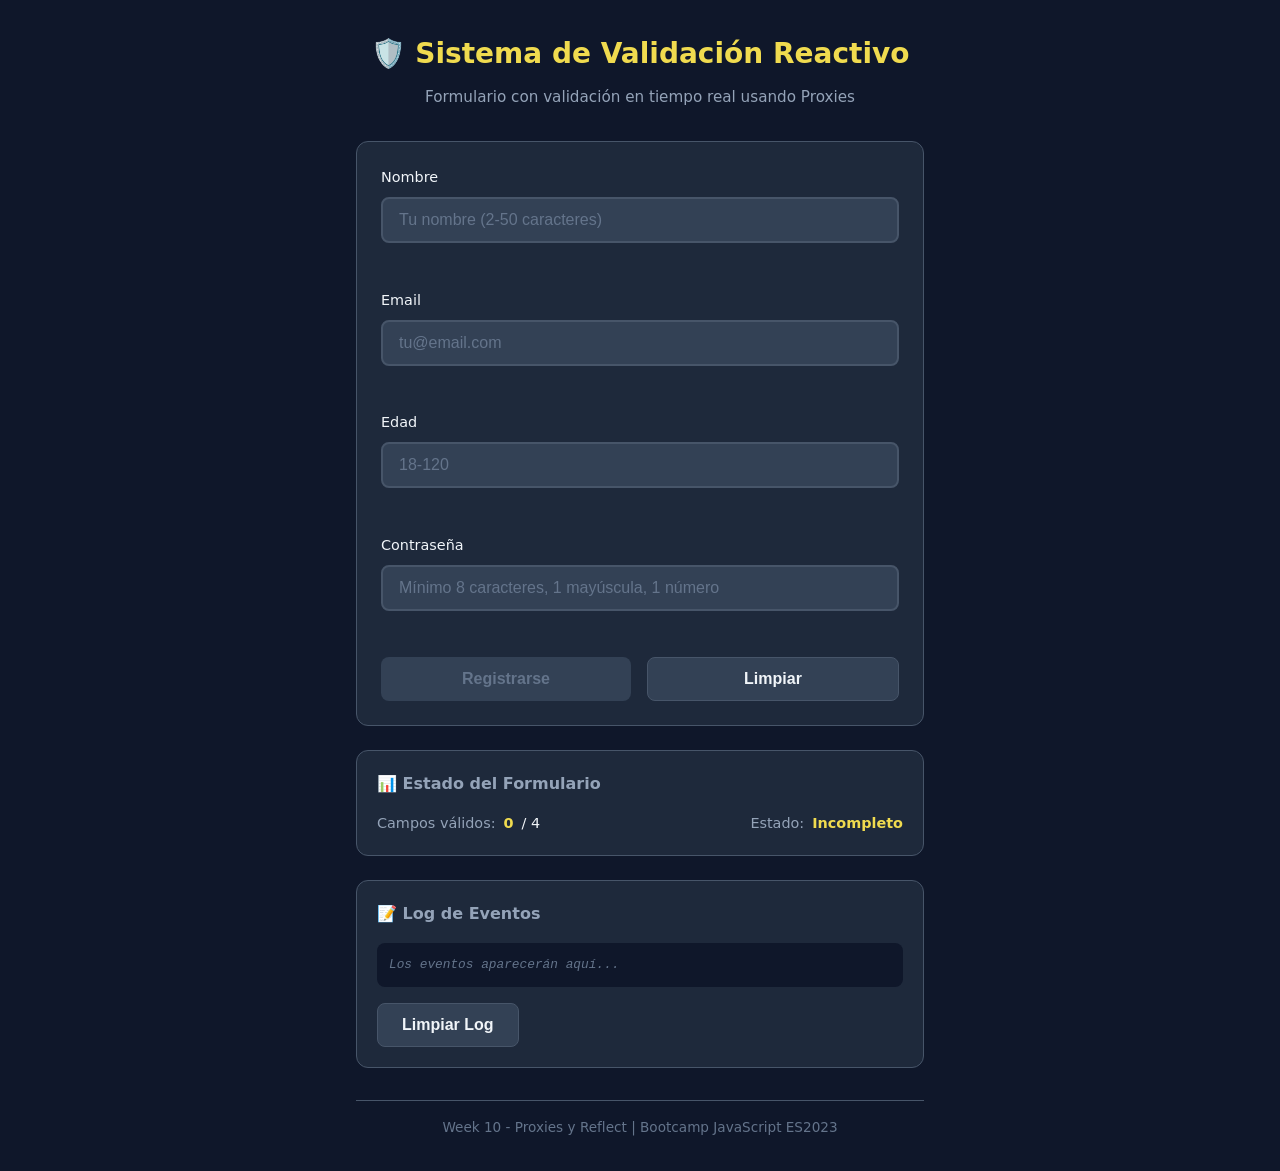
<file: bootcamp/week-10/3-proyecto/index.html>
<!DOCTYPE html>
<html lang="es">
  <head>
    <meta charset="UTF-8" />
    <meta
      name="viewport"
      content="width=device-width, initial-scale=1.0" />
    <title>Sistema de Validación Reactivo | Week 10</title>
    <link
      rel="stylesheet"
      href="styles.css" />
  </head>
  <body>
    <div class="container">
      <header>
        <h1>🛡️ Sistema de Validación Reactivo</h1>
        <p>Formulario con validación en tiempo real usando Proxies</p>
      </header>

      <main>
        <form
          id="registrationForm"
          novalidate>
          <div class="form-group">
            <label for="name">Nombre</label>
            <input
              type="text"
              id="name"
              name="name"
              placeholder="Tu nombre (2-50 caracteres)"
              autocomplete="name" />
            <span
              class="error-message"
              id="name-error"></span>
            <span class="success-icon">✓</span>
          </div>

          <div class="form-group">
            <label for="email">Email</label>
            <input
              type="email"
              id="email"
              name="email"
              placeholder="tu@email.com"
              autocomplete="email" />
            <span
              class="error-message"
              id="email-error"></span>
            <span class="success-icon">✓</span>
          </div>

          <div class="form-group">
            <label for="age">Edad</label>
            <input
              type="number"
              id="age"
              name="age"
              placeholder="18-120"
              min="18"
              max="120" />
            <span
              class="error-message"
              id="age-error"></span>
            <span class="success-icon">✓</span>
          </div>

          <div class="form-group">
            <label for="password">Contraseña</label>
            <input
              type="password"
              id="password"
              name="password"
              placeholder="Mínimo 8 caracteres, 1 mayúscula, 1 número"
              autocomplete="new-password" />
            <span
              class="error-message"
              id="password-error"></span>
            <span class="success-icon">✓</span>
          </div>

          <div class="form-actions">
            <button
              type="submit"
              id="submitBtn"
              disabled>
              Registrarse
            </button>
            <button
              type="reset"
              id="resetBtn">
              Limpiar
            </button>
          </div>
        </form>

        <section class="status-panel">
          <h2>📊 Estado del Formulario</h2>
          <div class="status-grid">
            <div class="status-item">
              <span class="status-label">Campos válidos:</span>
              <span
                class="status-value"
                id="validCount"
                >0</span
              >
              <span>/ 4</span>
            </div>
            <div class="status-item">
              <span class="status-label">Estado:</span>
              <span
                class="status-value"
                id="formStatus"
                >Incompleto</span
              >
            </div>
          </div>
        </section>

        <section
          class="result-panel"
          id="resultPanel"
          hidden>
          <h2>✅ Datos Registrados</h2>
          <div
            class="result-content"
            id="resultContent"></div>
        </section>

        <section class="log-panel">
          <h2>📝 Log de Eventos</h2>
          <div
            class="log-content"
            id="logContent">
            <p class="log-empty">Los eventos aparecerán aquí...</p>
          </div>
          <button
            id="clearLog"
            class="btn-secondary">
            Limpiar Log
          </button>
        </section>
      </main>

      <footer>
        <p>Week 10 - Proxies y Reflect | Bootcamp JavaScript ES2023</p>
      </footer>
    </div>

    <!-- Cambiar a solution/script.js para ver la solución -->
    <script src="starter/script.js"></script>
  </body>
</html>
</file>
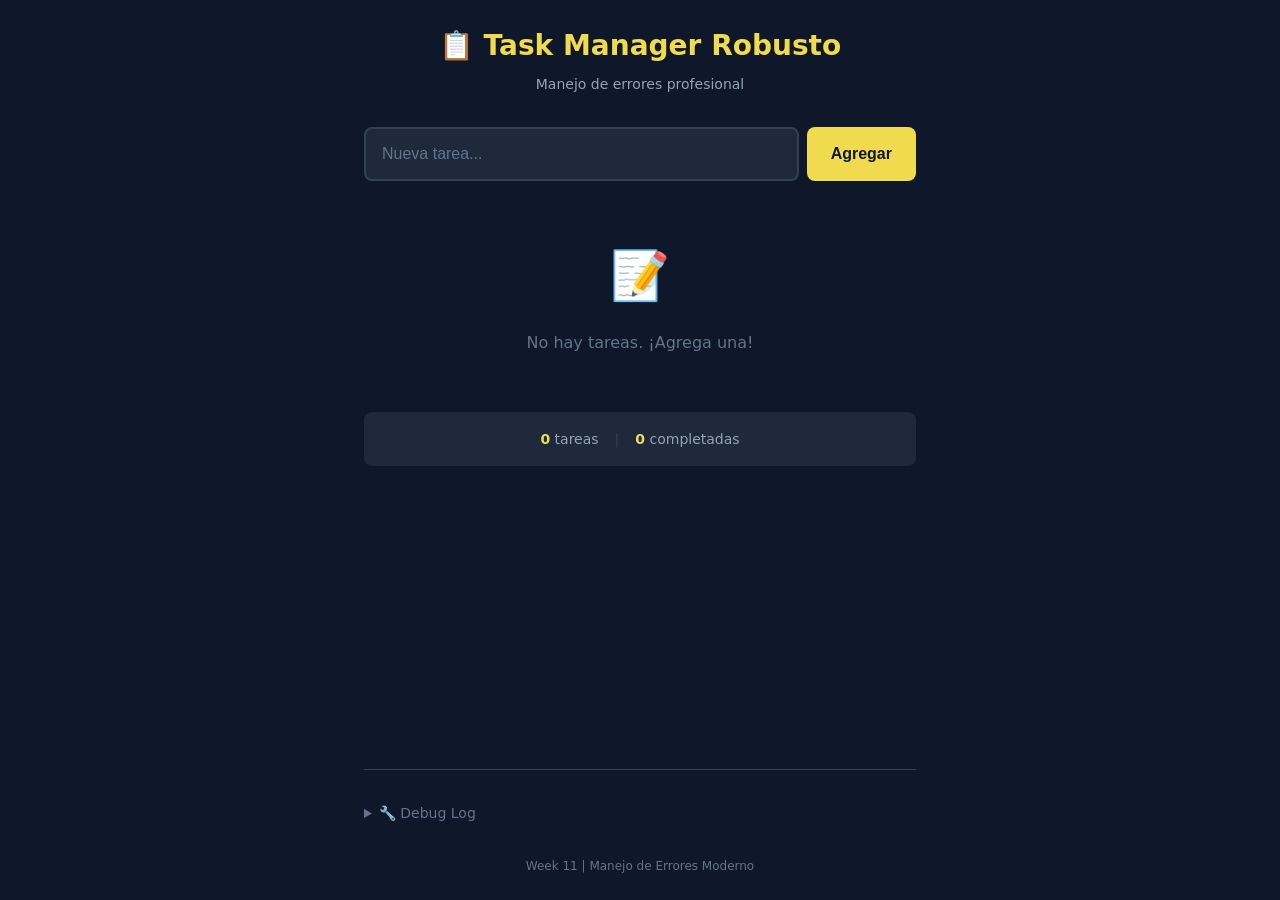
<file: bootcamp/week-11/3-proyecto/index.html>
<!DOCTYPE html>
<html lang="es">
  <head>
    <meta charset="UTF-8" />
    <meta
      name="viewport"
      content="width=device-width, initial-scale=1.0" />
    <title>Task Manager Robusto | Week 11</title>
    <link
      rel="stylesheet"
      href="styles.css" />
  </head>
  <body>
    <div class="app-container">
      <!-- Header -->
      <header class="app-header">
        <h1>📋 Task Manager Robusto</h1>
        <p class="subtitle">Manejo de errores profesional</p>
      </header>

      <!-- Main Content -->
      <main class="app-main">
        <!-- Add Task Form -->
        <section class="add-task-section">
          <form
            id="taskForm"
            class="task-form">
            <div class="input-group">
              <input
                type="text"
                id="taskInput"
                class="task-input"
                placeholder="Nueva tarea..."
                autocomplete="off" />
              <button
                type="submit"
                class="btn btn-primary"
                id="addBtn">
                Agregar
              </button>
            </div>
          </form>
        </section>

        <!-- Error Display -->
        <section
          id="errorSection"
          class="error-section hidden">
          <div class="error-box">
            <span class="error-icon">⚠️</span>
            <span
              id="errorMessage"
              class="error-message"></span>
            <button
              class="error-close"
              id="errorClose">
              ×
            </button>
          </div>
        </section>

        <!-- Loading Indicator -->
        <section
          id="loadingSection"
          class="loading-section hidden">
          <div class="loading-box">
            <span class="loading-spinner">🔄</span>
            <span id="loadingMessage">Procesando...</span>
          </div>
        </section>

        <!-- Task List -->
        <section class="tasks-section">
          <div
            id="taskList"
            class="task-list">
            <!-- Tasks will be rendered here -->
          </div>

          <!-- Empty State -->
          <div
            id="emptyState"
            class="empty-state">
            <span class="empty-icon">📝</span>
            <p>No hay tareas. ¡Agrega una!</p>
          </div>
        </section>

        <!-- Stats -->
        <section class="stats-section">
          <div class="stats-box">
            <span
              id="statsTotal"
              class="stat">
              <span class="stat-value">0</span> tareas
            </span>
            <span class="stat-divider">|</span>
            <span
              id="statsCompleted"
              class="stat">
              <span class="stat-value">0</span> completadas
            </span>
          </div>
        </section>
      </main>

      <!-- Debug Panel (for development) -->
      <aside class="debug-panel">
        <details>
          <summary>🔧 Debug Log</summary>
          <div
            id="debugLog"
            class="debug-log">
            <!-- Debug messages will appear here -->
          </div>
          <button
            id="clearDebug"
            class="btn btn-small">
            Limpiar
          </button>
        </details>
      </aside>

      <!-- Footer -->
      <footer class="app-footer">
        <p>Week 11 | Manejo de Errores Moderno</p>
      </footer>
    </div>

    <!-- Load Script -->
    <!-- Change to solution/script.js to see complete implementation -->
    <script
      src="starter/script.js"
      type="module"></script>
  </body>
</html>
</file>
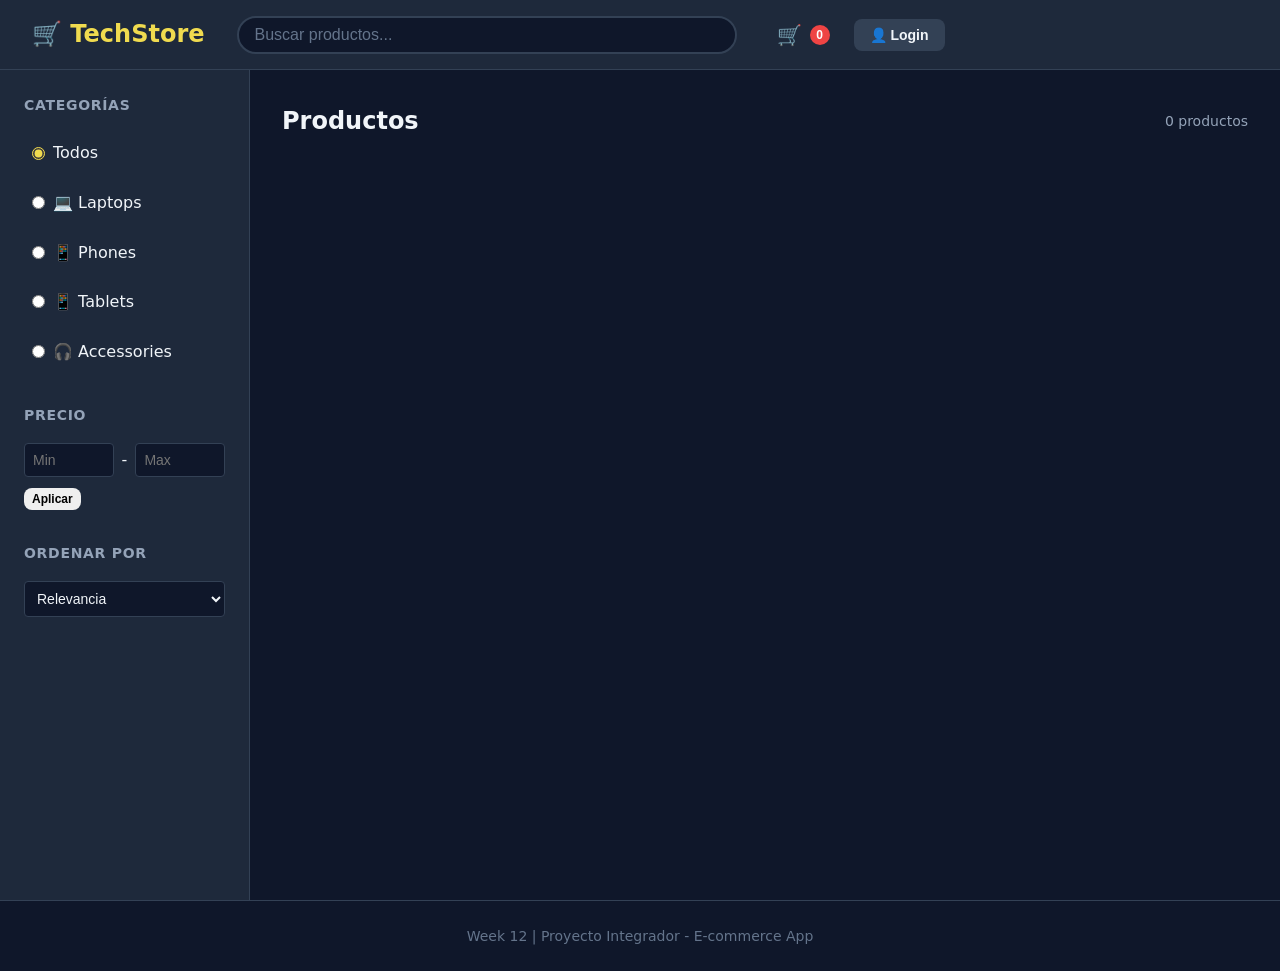
<file: bootcamp/week-12/3-proyecto/index.html>
<!DOCTYPE html>
<html lang="es">
  <head>
    <meta charset="UTF-8" />
    <meta
      name="viewport"
      content="width=device-width, initial-scale=1.0" />
    <title>TechStore | E-commerce App</title>
    <link
      rel="stylesheet"
      href="styles.css" />
  </head>
  <body>
    <div class="app-container">
      <!-- Header -->
      <header class="header">
        <div class="header-brand">
          <h1>🛒 TechStore</h1>
        </div>

        <div class="header-search">
          <input
            type="text"
            id="searchInput"
            class="search-input"
            placeholder="Buscar productos..." />
        </div>

        <div class="header-actions">
          <button
            class="btn btn-icon"
            id="cartToggle">
            🛒
            <span
              id="cartCount"
              class="badge"
              >0</span
            >
          </button>
          <div
            class="user-area"
            id="userArea">
            <button
              class="btn btn-secondary"
              id="loginBtn">
              👤 Login
            </button>
          </div>
        </div>
      </header>

      <!-- Main Content -->
      <main class="main-content">
        <!-- Sidebar: Filters -->
        <aside class="sidebar">
          <div class="filter-section">
            <h3>Categorías</h3>
            <div
              class="filter-options"
              id="categoryFilters">
              <label class="filter-option">
                <input
                  type="radio"
                  name="category"
                  value=""
                  checked />
                <span>Todos</span>
              </label>
              <label class="filter-option">
                <input
                  type="radio"
                  name="category"
                  value="laptops" />
                <span>💻 Laptops</span>
              </label>
              <label class="filter-option">
                <input
                  type="radio"
                  name="category"
                  value="phones" />
                <span>📱 Phones</span>
              </label>
              <label class="filter-option">
                <input
                  type="radio"
                  name="category"
                  value="tablets" />
                <span>📱 Tablets</span>
              </label>
              <label class="filter-option">
                <input
                  type="radio"
                  name="category"
                  value="accessories" />
                <span>🎧 Accessories</span>
              </label>
            </div>
          </div>

          <div class="filter-section">
            <h3>Precio</h3>
            <div class="price-range">
              <input
                type="number"
                id="minPrice"
                placeholder="Min"
                class="price-input" />
              <span>-</span>
              <input
                type="number"
                id="maxPrice"
                placeholder="Max"
                class="price-input" />
            </div>
            <button
              class="btn btn-small"
              id="applyPriceFilter">
              Aplicar
            </button>
          </div>

          <div class="filter-section">
            <h3>Ordenar por</h3>
            <select
              id="sortSelect"
              class="sort-select">
              <option value="default">Relevancia</option>
              <option value="price-asc">Precio: Menor a Mayor</option>
              <option value="price-desc">Precio: Mayor a Menor</option>
              <option value="name-asc">Nombre: A-Z</option>
              <option value="name-desc">Nombre: Z-A</option>
              <option value="rating">Mejor valorados</option>
            </select>
          </div>
        </aside>

        <!-- Products Grid -->
        <section class="products-section">
          <div class="products-header">
            <h2>Productos</h2>
            <span
              id="productCount"
              class="product-count"
              >0 productos</span
            >
          </div>

          <div
            id="productGrid"
            class="product-grid">
            <!-- Products will be rendered here -->
          </div>

          <!-- Empty State -->
          <div
            id="emptyProducts"
            class="empty-state hidden">
            <span class="empty-icon">🔍</span>
            <p>No se encontraron productos</p>
            <button
              class="btn btn-secondary"
              id="clearFilters">
              Limpiar filtros
            </button>
          </div>
        </section>
      </main>

      <!-- Cart Sidebar -->
      <aside
        class="cart-sidebar hidden"
        id="cartSidebar">
        <div class="cart-header">
          <h2>🛒 Tu Carrito</h2>
          <button
            class="btn btn-icon"
            id="closeCart">
            ✕
          </button>
        </div>

        <div
          class="cart-items"
          id="cartItems">
          <!-- Cart items will be rendered here -->
        </div>

        <!-- Cart Empty State -->
        <div
          id="cartEmpty"
          class="cart-empty">
          <span class="empty-icon">🛒</span>
          <p>Tu carrito está vacío</p>
          <button
            class="btn btn-secondary"
            id="startShopping">
            Empezar a comprar
          </button>
        </div>

        <div
          class="cart-footer"
          id="cartFooter">
          <div class="cart-totals">
            <div class="cart-total-row">
              <span>Subtotal:</span>
              <span id="cartSubtotal">$0</span>
            </div>
            <div class="cart-total-row">
              <span>Envío:</span>
              <span id="cartShipping">Gratis</span>
            </div>
            <div class="cart-total-row total">
              <span>Total:</span>
              <span id="cartTotal">$0</span>
            </div>
          </div>

          <div class="cart-actions">
            <button
              class="btn btn-secondary"
              id="clearCart">
              Vaciar
            </button>
            <button
              class="btn btn-primary"
              id="checkoutBtn">
              Checkout 💳
            </button>
          </div>
        </div>
      </aside>

      <!-- Cart Overlay -->
      <div
        class="overlay hidden"
        id="cartOverlay"></div>

      <!-- Login Modal -->
      <div
        class="modal hidden"
        id="loginModal">
        <div class="modal-content">
          <div class="modal-header">
            <h2 id="modalTitle">Iniciar Sesión</h2>
            <button
              class="btn btn-icon"
              id="closeModal">
              ✕
            </button>
          </div>

          <form
            id="authForm"
            class="auth-form">
            <div
              class="form-group"
              id="nameGroup"
              style="display: none">
              <label for="nameInput">Nombre</label>
              <input
                type="text"
                id="nameInput"
                class="form-input"
                placeholder="Tu nombre" />
            </div>

            <div class="form-group">
              <label for="emailInput">Email</label>
              <input
                type="email"
                id="emailInput"
                class="form-input"
                placeholder="email@ejemplo.com"
                required />
            </div>

            <div class="form-group">
              <label for="passwordInput">Contraseña</label>
              <input
                type="password"
                id="passwordInput"
                class="form-input"
                placeholder="••••••••"
                required />
            </div>

            <div
              id="formError"
              class="form-error hidden"></div>

            <button
              type="submit"
              class="btn btn-primary btn-block"
              id="submitAuth">
              Iniciar Sesión
            </button>
          </form>

          <div class="modal-footer">
            <p id="authSwitch">
              ¿No tienes cuenta?
              <a
                href="#"
                id="switchToRegister"
                >Regístrate</a
              >
            </p>
          </div>
        </div>
      </div>

      <!-- Modal Overlay -->
      <div
        class="modal-overlay hidden"
        id="modalOverlay"></div>

      <!-- Notifications -->
      <div
        class="notifications"
        id="notifications">
        <!-- Notifications will be rendered here -->
      </div>

      <!-- Footer -->
      <footer class="footer">
        <p>Week 12 | Proyecto Integrador - E-commerce App</p>
      </footer>
    </div>

    <!-- Load Script -->
    <!-- Change to solution/js/main.js to see complete implementation -->
    <script
      src="starter/js/main.js"
      type="module"></script>
  </body>
</html>
</file>
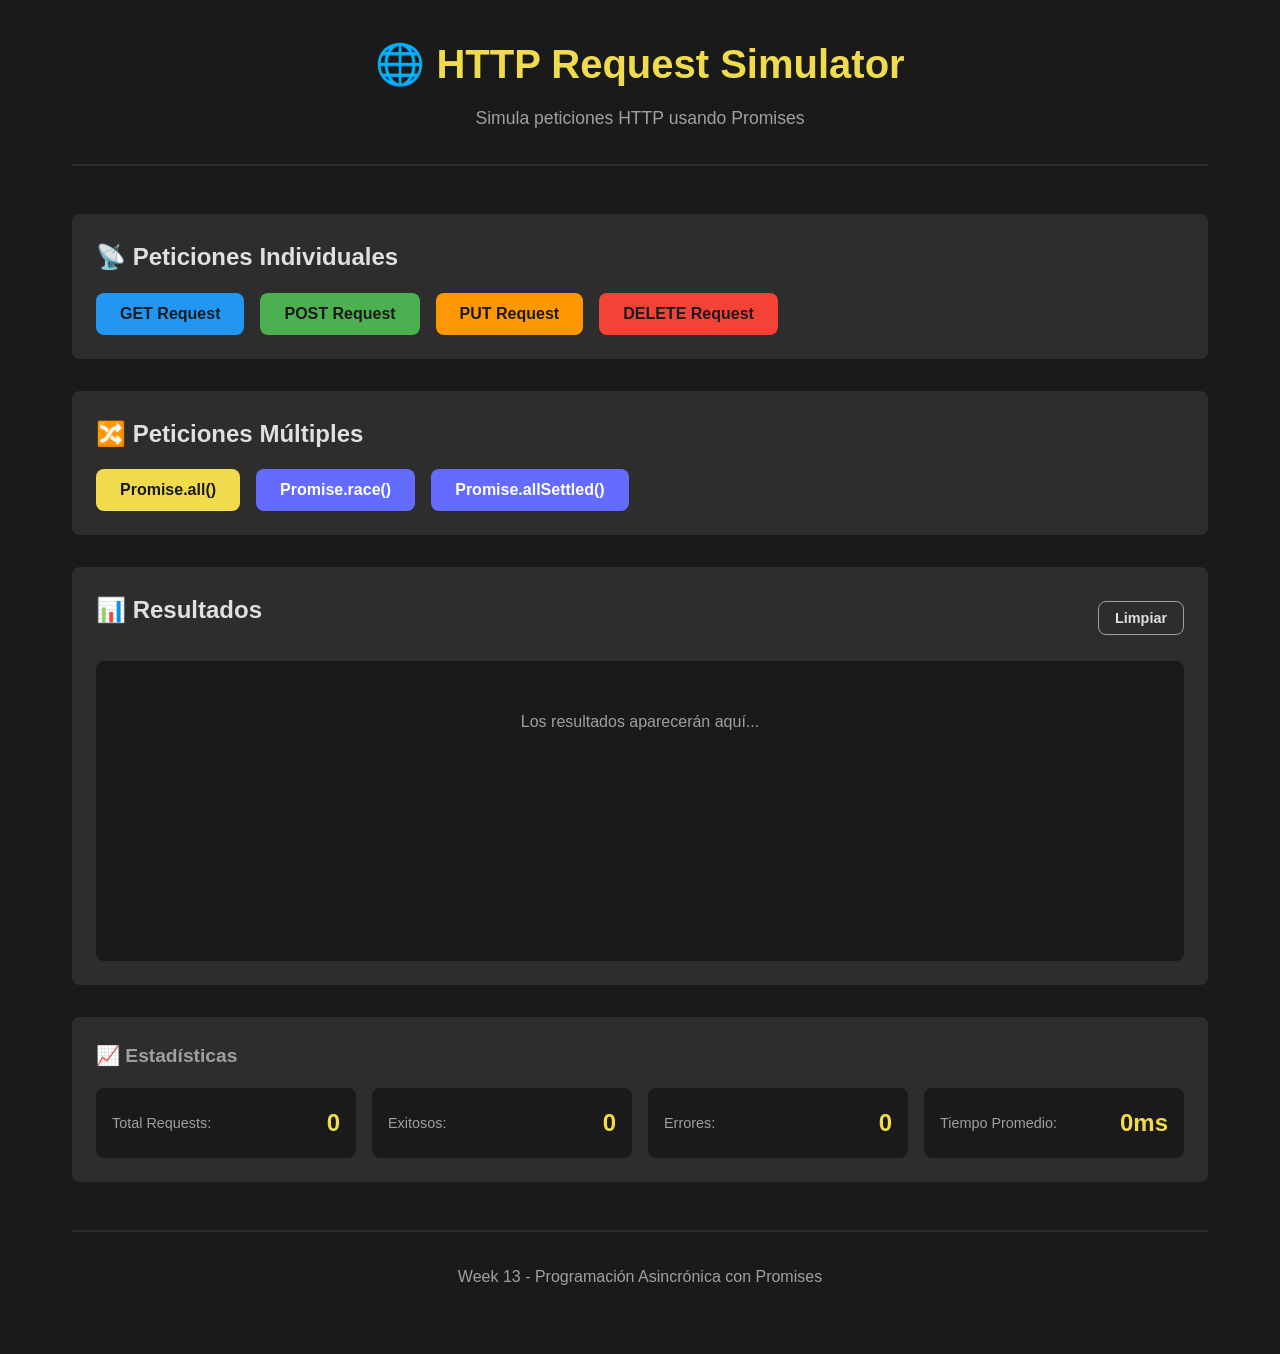
<file: bootcamp/week-13/3-proyecto/index.html>
<!doctype html>
<html lang="es">
  <head>
    <meta charset="UTF-8" />
    <meta
      name="viewport"
      content="width=device-width, initial-scale=1.0" />
    <title>HTTP Simulator - Week 13</title>
    <link
      rel="stylesheet"
      href="styles.css" />
  </head>
  <body>
    <div class="container">
      <header>
        <h1>🌐 HTTP Request Simulator</h1>
        <p>Simula peticiones HTTP usando Promises</p>
      </header>

      <main>
        <!-- Single Requests -->
        <section class="actions">
          <h2>📡 Peticiones Individuales</h2>
          <div class="button-group">
            <button
              id="btn-get"
              class="btn btn-get">
              GET Request
            </button>
            <button
              id="btn-post"
              class="btn btn-post">
              POST Request
            </button>
            <button
              id="btn-put"
              class="btn btn-put">
              PUT Request
            </button>
            <button
              id="btn-delete"
              class="btn btn-delete">
              DELETE Request
            </button>
          </div>
        </section>

        <!-- Multiple Requests -->
        <section class="actions">
          <h2>🔀 Peticiones Múltiples</h2>
          <div class="button-group">
            <button
              id="btn-all"
              class="btn btn-primary">
              Promise.all()
            </button>
            <button
              id="btn-race"
              class="btn btn-secondary">
              Promise.race()
            </button>
            <button
              id="btn-allSettled"
              class="btn btn-secondary">
              Promise.allSettled()
            </button>
          </div>
        </section>

        <!-- Results Area -->
        <section class="results">
          <div class="results-header">
            <h2>📊 Resultados</h2>
            <button
              id="btn-clear"
              class="btn btn-small">
              Limpiar
            </button>
          </div>
          <div
            id="results-container"
            class="results-container">
            <p class="placeholder">Los resultados aparecerán aquí...</p>
          </div>
        </section>

        <!-- Stats (Optional) -->
        <section class="stats">
          <h3>📈 Estadísticas</h3>
          <div class="stats-grid">
            <div class="stat-item">
              <span class="stat-label">Total Requests:</span>
              <span
                id="stat-total"
                class="stat-value"
                >0</span
              >
            </div>
            <div class="stat-item">
              <span class="stat-label">Exitosos:</span>
              <span
                id="stat-success"
                class="stat-value"
                >0</span
              >
            </div>
            <div class="stat-item">
              <span class="stat-label">Errores:</span>
              <span
                id="stat-errors"
                class="stat-value"
                >0</span
              >
            </div>
            <div class="stat-item">
              <span class="stat-label">Tiempo Promedio:</span>
              <span
                id="stat-avg"
                class="stat-value"
                >0ms</span
              >
            </div>
          </div>
        </section>
      </main>

      <footer>
        <p>Week 13 - Programación Asincrónica con Promises</p>
      </footer>
    </div>

    <!-- Scripts -->
    <script src="starter/js/http.js"></script>
    <script src="starter/js/ui.js"></script>
    <script src="starter/js/app.js"></script>
  </body>
</html>
</file>
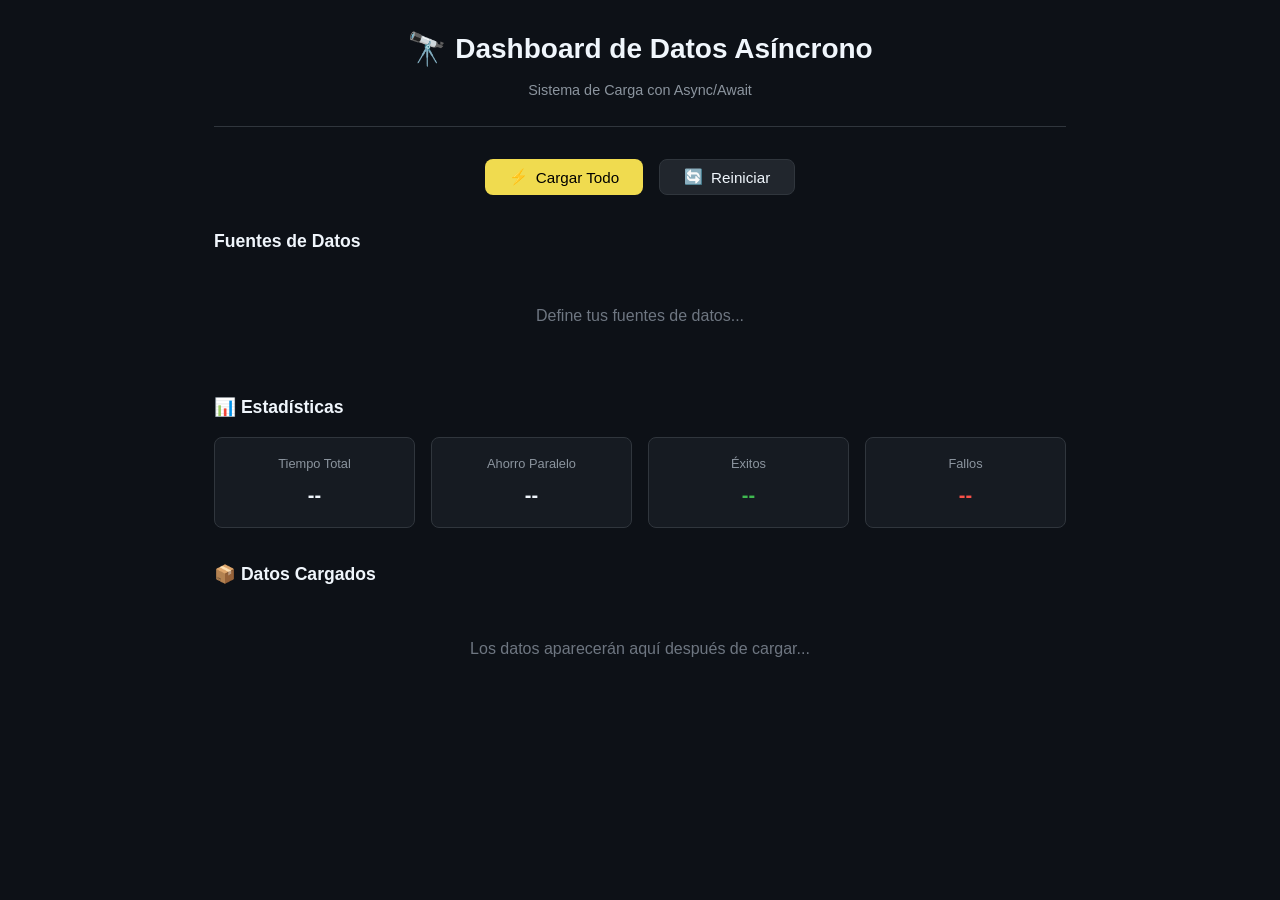
<file: bootcamp/week-14/3-proyecto/index.html>
<!DOCTYPE html>
<html lang="es">
<head>
  <meta charset="UTF-8">
  <meta name="viewport" content="width=device-width, initial-scale=1.0">
  <title>Dashboard de Datos Asíncrono</title>
  <link rel="stylesheet" href="styles.css">
</head>
<body>
  <div class="container">
    <!-- Header -->
    <header class="header">
      <h1 class="header__title">
        <span class="header__icon">🔭</span>
        Dashboard de Datos Asíncrono
      </h1>
      <p class="header__subtitle">Sistema de Carga con Async/Await</p>
    </header>

    <!-- Controles -->
    <section class="controls">
      <button id="btnLoadAll" class="btn btn--primary">
        <span class="btn__icon">⚡</span>
        Cargar Todo
      </button>
      <button id="btnReset" class="btn btn--secondary">
        <span class="btn__icon">🔄</span>
        Reiniciar
      </button>
    </section>

    <!-- Panel de Fuentes de Datos -->
    <section class="data-sources">
      <h2 class="section-title">Fuentes de Datos</h2>
      <div id="sourcesContainer" class="sources-grid">
        <!-- Las fuentes se generan dinámicamente -->
      </div>
    </section>

    <!-- Estadísticas -->
    <section class="statistics">
      <h2 class="section-title">📊 Estadísticas</h2>
      <div id="statsContainer" class="stats-grid">
        <div class="stat-card">
          <span class="stat-card__label">Tiempo Total</span>
          <span id="statTotalTime" class="stat-card__value">--</span>
        </div>
        <div class="stat-card">
          <span class="stat-card__label">Ahorro Paralelo</span>
          <span id="statSavings" class="stat-card__value">--</span>
        </div>
        <div class="stat-card">
          <span class="stat-card__label">Éxitos</span>
          <span id="statSuccess" class="stat-card__value stat-card__value--success">--</span>
        </div>
        <div class="stat-card">
          <span class="stat-card__label">Fallos</span>
          <span id="statFailed" class="stat-card__value stat-card__value--error">--</span>
        </div>
      </div>
    </section>

    <!-- Datos Cargados -->
    <section class="loaded-data">
      <h2 class="section-title">📦 Datos Cargados</h2>
      <div id="dataContainer" class="data-grid">
        <p class="placeholder">Los datos aparecerán aquí después de cargar...</p>
      </div>
    </section>
  </div>

  <script type="module" src="starter/script.js"></script>
</body>
</html>
</file>
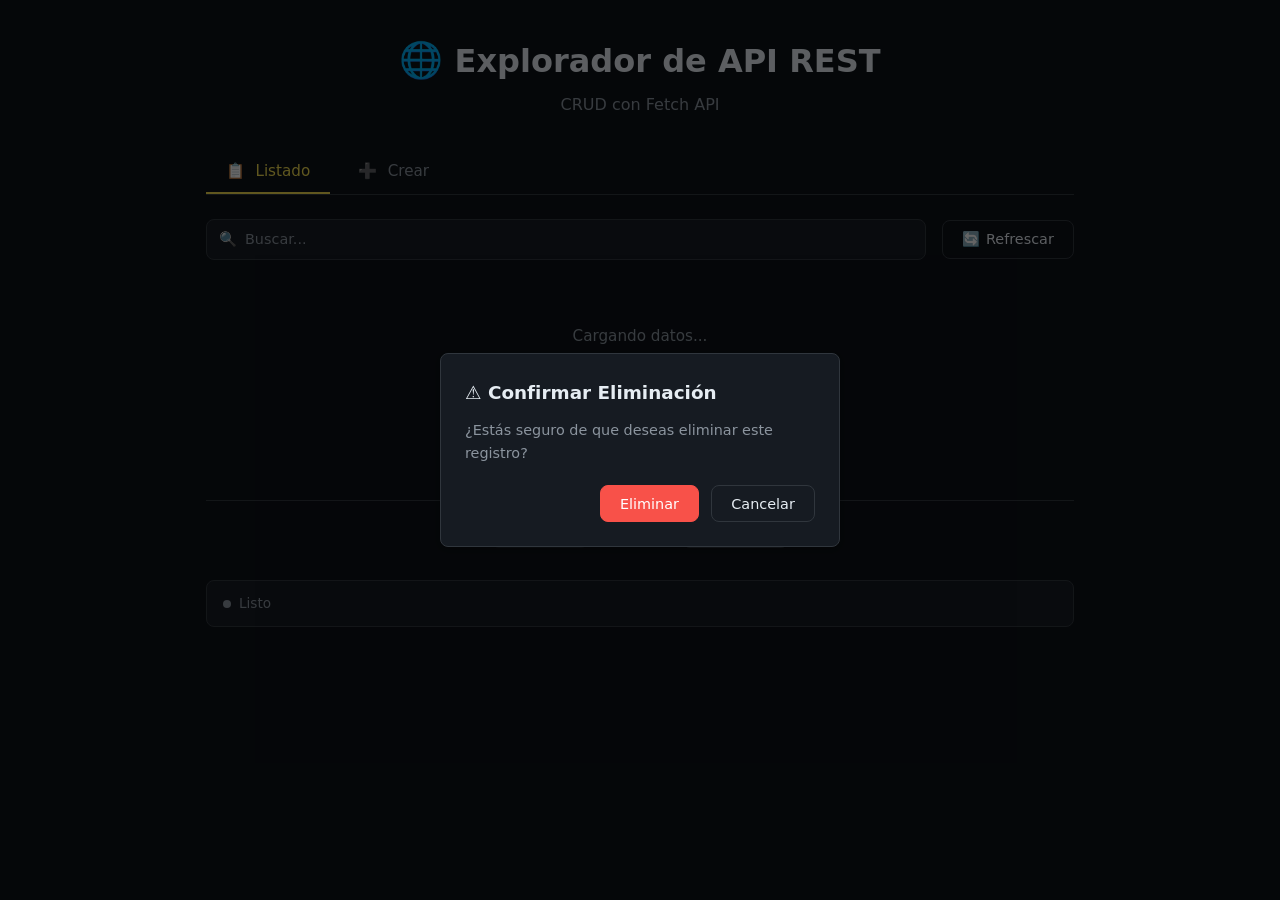
<file: bootcamp/week-15/3-proyecto/index.html>
<!DOCTYPE html>
<html lang="es">
<head>
  <meta charset="UTF-8">
  <meta name="viewport" content="width=device-width, initial-scale=1.0">
  <title>Explorador de API REST</title>
  <link rel="stylesheet" href="styles.css">
</head>
<body>
  <div class="container">
    <!-- Header -->
    <header class="header">
      <h1 class="header__title">
        <span class="header__icon">🌐</span>
        Explorador de API REST
      </h1>
      <p class="header__subtitle">CRUD con Fetch API</p>
    </header>

    <!-- Navegación de Secciones -->
    <nav class="tabs">
      <button class="tab tab--active" data-section="list">
        <span class="tab__icon">📋</span> Listado
      </button>
      <button class="tab" data-section="create">
        <span class="tab__icon">➕</span> Crear
      </button>
    </nav>

    <!-- Sección: Listado -->
    <section id="sectionList" class="section section--active">
      <div class="list-controls">
        <div class="search-box">
          <span class="search-box__icon">🔍</span>
          <input type="text" id="searchInput" class="search-box__input" placeholder="Buscar...">
        </div>
        <button id="btnRefresh" class="btn btn--secondary">
          <span class="btn__icon">🔄</span> Refrescar
        </button>
      </div>

      <!-- Contenedor de tarjetas -->
      <div id="cardsContainer" class="cards-grid">
        <p class="placeholder">Cargando datos...</p>
      </div>

      <!-- Paginación -->
      <div class="pagination">
        <button id="btnPrev" class="btn btn--small" disabled>◀ Anterior</button>
        <span id="pageInfo" class="pagination__info">Página 1</span>
        <button id="btnNext" class="btn btn--small">Siguiente ▶</button>
      </div>
    </section>

    <!-- Sección: Crear / Editar -->
    <section id="sectionCreate" class="section">
      <h2 class="section-title" id="formTitle">➕ Crear Registro</h2>
      <form id="itemForm" class="form">
        <input type="hidden" id="formId" value="">

        <div class="form-group">
          <label for="formName" class="form-group__label">Título</label>
          <input type="text" id="formName" class="form-group__input" placeholder="Ingresa el título" required>
        </div>

        <div class="form-group">
          <label for="formDescription" class="form-group__label">Descripción</label>
          <textarea id="formDescription" class="form-group__textarea" rows="4" placeholder="Ingresa la descripción" required></textarea>
        </div>

        <div class="form-actions">
          <button type="submit" id="btnSubmit" class="btn btn--primary">
            <span class="btn__icon">💾</span> Guardar
          </button>
          <button type="button" id="btnCancel" class="btn btn--secondary">
            Cancelar
          </button>
        </div>
      </form>
    </section>

    <!-- Barra de Estado -->
    <footer class="status-bar">
      <div id="statusMessage" class="status-bar__message">
        <span class="status-bar__dot status-bar__dot--idle"></span>
        Listo
      </div>
      <div id="responseTime" class="status-bar__time"></div>
    </footer>

    <!-- Modal de Confirmación -->
    <div id="confirmModal" class="modal" hidden>
      <div class="modal__backdrop"></div>
      <div class="modal__content">
        <h3 class="modal__title">⚠️ Confirmar Eliminación</h3>
        <p id="confirmMessage" class="modal__message">¿Estás seguro de que deseas eliminar este registro?</p>
        <div class="modal__actions">
          <button id="btnConfirmYes" class="btn btn--danger">Eliminar</button>
          <button id="btnConfirmNo" class="btn btn--secondary">Cancelar</button>
        </div>
      </div>
    </div>
  </div>

  <script type="module" src="starter/script.js"></script>
</body>
</html>
</file>
<file: bootcamp/week-03/3-proyecto/styles.css>
/* ============================================
   SISTEMA FINANCIERO - ESTILOS
   ============================================ */

/* Variables CSS */
:root {
  --bg-primary: #00112b;
  --bg-secondary: #ffffff;
  --bg-tertiary: #e9ecef;
  --text-primary: #212529;
  --text-secondary: #6c757d;
  --accent-blue: #1e88e5;
  --accent-green: #43a047;
  --accent-red: #e53935;
  --accent-yellow: #fbc02d;
  --border-color: #dee2e6;
  --shadow: 0 4px 6px rgba(0, 0, 0, 0.1);
  --radius: 8px;
  --transition: all 0.2s ease;
}

/* Reset */
* {
  margin: 0;
  padding: 0;
  box-sizing: border-box;
}

body {
  font-family: 'Segoe UI', Roboto, Oxygen, Ubuntu, sans-serif;
  background-color: var(--bg-primary);
  color: var(--text-primary);
  line-height: 1.6;
  min-height: 100vh;
}

/* App Container */
.app-container {
  max-width: 1200px;
  margin: 0 auto;
  padding: 20px;
}

/* Header */
.header {
  text-align: center;
  padding: 30px 0;
  margin-bottom: 20px;
}

.header h1 {
  font-size: 2.5rem;
  color: var(--accent-blue);
  margin-bottom: 8px;
}

.subtitle {
  color: var(--text-secondary);
  font-size: 1.1rem;
}

/* Navigation Tabs */
.tabs {
  display: flex;
  gap: 10px;
  margin-bottom: 20px;
  border-bottom: 2px solid var(--border-color);
  padding-bottom: 10px;
}

.tab-btn {
  padding: 12px 24px;
  background: var(--bg-secondary);
  border: 1px solid var(--border-color);
  border-radius: var(--radius);
  color: var(--text-secondary);
  font-size: 1rem;
  cursor: pointer;
  transition: var(--transition);
}

.tab-btn:hover {
  background: var(--bg-tertiary);
  color: var(--text-primary);
}

.tab-btn.active {
  background: var(--accent-blue);
  color: #fff;
  border-color: var(--accent-blue);
  font-weight: 600;
}

/* Tab Content */
.tab-panel {
  display: none;
}

.tab-panel.active {
  display: block;
}

/* Panel Header */
.panel-header {
  display: flex;
  justify-content: space-between;
  align-items: center;
  flex-wrap: wrap;
  gap: 15px;
  margin-bottom: 20px;
  padding: 20px;
  background: var(--bg-secondary);
  border-radius: var(--radius);
  border: 1px solid var(--border-color);
}

.panel-header h2 {
  color: var(--text-primary);
  font-size: 1.5rem;
}

.actions {
  display: flex;
  gap: 10px;
  flex-wrap: wrap;
  align-items: center;
}

/* Inputs and Selects */
input[type='text'],
input[type='email'],
select {
  padding: 10px 15px;
  background: var(--bg-tertiary);
  border: 1px solid var(--border-color);
  border-radius: var(--radius);
  color: var(--text-primary);
  font-size: 0.95rem;
  transition: var(--transition);
}

input:focus,
select:focus {
  outline: none;
  border-color: var(--accent-blue);
  box-shadow: 0 0 0 2px rgba(30, 136, 229, 0.2);
}

input::placeholder {
  color: var(--text-secondary);
}

/* Buttons */
.btn {
  padding: 10px 20px;
  border: none;
  border-radius: var(--radius);
  font-size: 0.95rem;
  font-weight: 500;
  cursor: pointer;
  transition: var(--transition);
}

.btn-primary {
  background: var(--accent-blue);
  color: #fff;
}

.btn-primary:hover {
  background: #1565c0;
}

.btn-secondary {
  background: var(--bg-tertiary);
  color: var(--text-primary);
  border: 1px solid var(--border-color);
}

.btn-secondary:hover {
  background: var(--border-color);
}

.btn-danger {
  background: var(--accent-red);
  color: #fff;
}

.btn-danger:hover {
  background: #c62828;
}

/* Items Grid */
.items-grid {
  display: grid;
  grid-template-columns: repeat(auto-fill, minmax(280px, 1fr));
  gap: 20px;
}

/* Item Card */
.item {
  background: var(--bg-secondary);
  border: 1px solid var(--border-color);
  border-radius: var(--radius);
  padding: 20px;
  transition: var(--transition);
}

.item:hover {
  border-color: var(--accent-blue);
  transform: translateY(-2px);
  box-shadow: var(--shadow);
}

.item-header {
  display: flex;
  justify-content: space-between;
  align-items: center;
  margin-bottom: 12px;
}

.badge {
  font-size: 0.75rem;
  padding: 4px 10px;
  border-radius: 20px;
  font-weight: 600;
  text-transform: uppercase;
}

.badge.account { background: rgba(88,166,255,0.2); color: var(--accent-blue); }
.badge.loan { background: rgba(210,153,34,0.2); color: var(--accent-yellow); }
.badge.insurance { background: rgba(248,81,73,0.2); color: var(--accent-red); }

.item-details {
  font-size: 0.9rem;
  color: var(--text-secondary);
  margin-bottom: 15px;
}

.item-actions {
  display: flex;
  gap: 10px;
}

/* Estados */
.item.inactive {
  opacity: 0.6;
  border-left: 4px solid var(--accent-red);
}
.item:not(.inactive) {
  border-left: 4px solid var(--accent-green);
}

/* Stats Grid */
.stats-grid {
  display: grid;
  grid-template-columns: repeat(auto-fit, minmax(180px, 1fr));
  gap: 20px;
  margin-bottom: 30px;
}

.stat-card {
  background: var(--bg-secondary);
  border: 1px solid var(--border-color);
  border-radius: var(--radius);
  padding: 25px;
  text-align: center;
  transition: var(--transition);
}

.stat-card:hover {
  transform: scale(1.05);
  border-color: var(--accent-blue);
}

.stat-value {
  font-size: 2rem;
  font-weight: 700;
  color: var(--accent-blue);
  margin-bottom: 5px;
}

.stat-label {
  color: var(--text-secondary);
  font-size: 0.9rem;
  text-transform: uppercase;
  letter-spacing: 0.5px;
}

/* Empty State */
.empty-state {
  text-align: center;
  padding: 40px 20px;
  color: var(--text-secondary);
}

.empty-state p {
  margin-bottom: 10px;
}

/* Modals */
.modal {
  display: none;
  position: fixed;
  top: 0;
  left: 0;
  width: 100%;
  height: 100%;
  background: rgba(0,0,0,0.6);
  z-index: 1000;
  align-items: center;
  justify-content: center;
}

.modal.active {
  display: flex;
}

.modal-content {
  background: var(--bg-secondary);
  border: 1px solid var(--border-color);
  border-radius: var(--radius);
  width: 90%;
  max-width: 500px;
  max-height: 90vh;
  overflow-y: auto;
  box-shadow: var(--shadow);
}

.modal-header {
  display: flex;
  justify-content: space-between;
  align-items: center;
  padding: 20px;
  border-bottom: 1px solid var(--border-color);
}

.close-btn {
  background: none;
  border: none;
  color: var(--text-secondary);
  font-size: 1.5rem;
  cursor: pointer;
}

.close-btn:hover {
  color: var(--accent-red);
}

/* Responsive */
@media (max-width: 768px) {
  .tabs {
    flex-wrap: wrap;
  }
  .tab-btn {
    flex: 1;
    min-width: 120px;
    text-align: center;
  }
}
</file>
<file: bootcamp/week-04/3-proyecto/styles.css>
/* ============================================
   Inventario Modular - Styles
   Week 04: Destructuring & Módulos ES6
   ============================================ */

/* Reset & Variables */
* {
  box-sizing: border-box;
  margin: 0;
  padding: 0;
}

:root {
  --bg-primary: #1a202c;
  --bg-secondary: #2d3748;
  --bg-tertiary: #374151;
  --text-primary: #e2e8f0;
  --text-secondary: #a0aec0;
  --accent-yellow: #f0db4f;
  --accent-green: #48bb78;
  --accent-blue: #4299e1;
  --accent-red: #ef4444;
  --accent-orange: #ed8936;
  --border-radius: 8px;
  --shadow: 0 4px 6px rgba(0, 0, 0, 0.3);
}

body {
  font-family: system-ui, -apple-system, BlinkMacSystemFont, 'Segoe UI',
    sans-serif;
  background: var(--bg-primary);
  color: var(--text-primary);
  line-height: 1.6;
  min-height: 100vh;
}

/* Layout */
.app {
  max-width: 1200px;
  margin: 0 auto;
  padding: 1rem;
}

.header {
  text-align: center;
  padding: 2rem 0;
  border-bottom: 2px solid var(--accent-yellow);
  margin-bottom: 2rem;
}

.header h1 {
  color: var(--accent-yellow);
  font-size: 2rem;
  margin-bottom: 0.5rem;
}

.header p {
  color: var(--text-secondary);
}

.main {
  display: flex;
  flex-direction: column;
  gap: 1.5rem;
}

.footer {
  text-align: center;
  padding: 2rem 0;
  margin-top: 2rem;
  border-top: 1px solid var(--bg-tertiary);
  color: var(--text-secondary);
  font-size: 0.875rem;
}

/* Cards */
.card {
  background: var(--bg-secondary);
  border-radius: var(--border-radius);
  padding: 1.5rem;
  box-shadow: var(--shadow);
}

.card h2 {
  color: var(--accent-yellow);
  font-size: 1.25rem;
  margin-bottom: 1rem;
}

.card-header {
  display: flex;
  justify-content: space-between;
  align-items: center;
  margin-bottom: 1rem;
}

.card-header h2 {
  margin-bottom: 0;
}

/* Forms */
.form-row {
  display: grid;
  grid-template-columns: repeat(auto-fit, minmax(200px, 1fr));
  gap: 1rem;
}

.form-group {
  display: flex;
  flex-direction: column;
  gap: 0.5rem;
  margin-bottom: 1rem;
}

.form-group label {
  font-size: 0.875rem;
  color: var(--text-secondary);
  font-weight: 500;
}

input,
select {
  background: var(--bg-tertiary);
  border: 1px solid transparent;
  border-radius: 4px;
  padding: 0.75rem;
  color: var(--text-primary);
  font-size: 1rem;
  transition: border-color 0.2s;
}

input:focus,
select:focus {
  outline: none;
  border-color: var(--accent-yellow);
}

input::placeholder {
  color: var(--text-secondary);
}

.form-actions {
  display: flex;
  gap: 0.5rem;
  margin-top: 1rem;
}

/* Buttons */
.btn {
  padding: 0.75rem 1.5rem;
  border: none;
  border-radius: 4px;
  font-size: 0.875rem;
  font-weight: 600;
  cursor: pointer;
  transition: all 0.2s;
}

.btn-primary {
  background: var(--accent-yellow);
  color: var(--bg-primary);
}

.btn-primary:hover {
  background: #d4c03f;
}

.btn-secondary {
  background: var(--bg-tertiary);
  color: var(--text-primary);
}

.btn-secondary:hover {
  background: #4a5568;
}

.btn-danger {
  background: var(--accent-red);
  color: white;
}

.btn-danger:hover {
  background: #dc2626;
}

.btn-small {
  padding: 0.5rem 0.75rem;
  font-size: 0.75rem;
}

/* Filters */
.filters {
  display: grid;
  grid-template-columns: 2fr 1fr 1fr;
  gap: 1rem;
}

@media (max-width: 768px) {
  .filters {
    grid-template-columns: 1fr;
  }
}

/* Table */
.table-container {
  overflow-x: auto;
}

table {
  width: 100%;
  border-collapse: collapse;
}

th,
td {
  padding: 0.75rem;
  text-align: left;
  border-bottom: 1px solid var(--bg-tertiary);
}

th {
  background: var(--bg-tertiary);
  color: var(--accent-yellow);
  font-weight: 600;
  font-size: 0.875rem;
  text-transform: uppercase;
}

tr:hover {
  background: rgba(240, 219, 79, 0.05);
}

.empty-state {
  text-align: center;
  color: var(--text-secondary);
  padding: 2rem;
}

/* Stock indicators */
.stock-low {
  color: var(--accent-orange);
}

.stock-out {
  color: var(--accent-red);
}

.stock-ok {
  color: var(--accent-green);
}

/* Badge */
.badge {
  background: var(--accent-yellow);
  color: var(--bg-primary);
  padding: 0.25rem 0.75rem;
  border-radius: 999px;
  font-size: 0.75rem;
  font-weight: 600;
}

/* Reports Grid */
.reports-grid {
  display: grid;
  grid-template-columns: repeat(auto-fit, minmax(200px, 1fr));
  gap: 1rem;
}

.report-card {
  background: var(--bg-tertiary);
  padding: 1rem;
  border-radius: var(--border-radius);
  text-align: center;
}

.report-card h4 {
  color: var(--text-secondary);
  font-size: 0.875rem;
  margin-bottom: 0.5rem;
}

.report-card .value {
  font-size: 1.5rem;
  font-weight: bold;
  color: var(--accent-yellow);
}

.report-card.success .value {
  color: var(--accent-green);
}
.report-card.warning .value {
  color: var(--accent-orange);
}
.report-card.danger .value {
  color: var(--accent-red);
}
.report-card.info .value {
  color: var(--accent-blue);
}

.placeholder {
  grid-column: 1 / -1;
  text-align: center;
  color: var(--text-secondary);
  padding: 1rem;
}

/* Modal */
.modal {
  position: fixed;
  top: 0;
  left: 0;
  width: 100%;
  height: 100%;
  background: rgba(0, 0, 0, 0.7);
  display: flex;
  align-items: center;
  justify-content: center;
  z-index: 1000;
}

.modal.hidden {
  display: none;
}

.modal-content {
  background: var(--bg-secondary);
  border-radius: var(--border-radius);
  padding: 1.5rem;
  width: 90%;
  max-width: 500px;
  box-shadow: var(--shadow);
}

.modal-header {
  display: flex;
  justify-content: space-between;
  align-items: center;
  margin-bottom: 1rem;
}

.modal-header h3 {
  color: var(--accent-yellow);
}

.modal-close {
  background: none;
  border: none;
  color: var(--text-secondary);
  font-size: 1.5rem;
  cursor: pointer;
}

.modal-close:hover {
  color: var(--text-primary);
}

/* Animations */
@keyframes fadeIn {
  from {
    opacity: 0;
    transform: translateY(-10px);
  }
  to {
    opacity: 1;
    transform: translateY(0);
  }
}

.fade-in {
  animation: fadeIn 0.3s ease-out;
}

/* Loading State */
.loading {
  position: relative;
  pointer-events: none;
}

.loading::after {
  content: '';
  position: absolute;
  top: 50%;
  left: 50%;
  width: 20px;
  height: 20px;
  border: 2px solid var(--accent-yellow);
  border-top-color: transparent;
  border-radius: 50%;
  animation: spin 0.8s linear infinite;
}

@keyframes spin {
  to {
    transform: rotate(360deg);
  }
}
</file>
<file: bootcamp/week-05/3-proyecto/styles.css>
/* ============================================
   Dashboard de Análisis de Datos - Estilos
   ============================================ */

* {
  margin: 0;
  padding: 0;
  box-sizing: border-box;
}

:root {
  --bg-dark: #1a1a2e;
  --bg-card: #16213e;
  --accent: #f0db4f;
  --accent-dim: #c4b23f;
  --text-primary: #eee;
  --text-secondary: #aaa;
  --success: #4ade80;
  --warning: #fbbf24;
  --danger: #f87171;
  --border: #2d3748;
}

body {
  font-family: 'Segoe UI', system-ui, -apple-system, sans-serif;
  background-color: var(--bg-dark);
  color: var(--text-primary);
  min-height: 100vh;
  line-height: 1.6;
}

/* Header */
.header {
  background: linear-gradient(135deg, var(--bg-card), #1a1a2e);
  padding: 2rem;
  text-align: center;
  border-bottom: 2px solid var(--accent);
}

.header h1 {
  color: var(--accent);
  font-size: 2rem;
  margin-bottom: 0.5rem;
}

.header p {
  color: var(--text-secondary);
}

/* Dashboard Grid */
.dashboard {
  display: grid;
  grid-template-columns: repeat(auto-fit, minmax(300px, 1fr));
  gap: 1.5rem;
  padding: 2rem;
  max-width: 1400px;
  margin: 0 auto;
}

/* Cards */
.card {
  background: var(--bg-card);
  border-radius: 12px;
  padding: 1.5rem;
  border: 1px solid var(--border);
  transition: transform 0.2s, box-shadow 0.2s;
}

.card:hover {
  transform: translateY(-2px);
  box-shadow: 0 8px 25px rgba(0, 0, 0, 0.3);
}

.card h2 {
  color: var(--accent);
  font-size: 1.1rem;
  margin-bottom: 1rem;
  padding-bottom: 0.5rem;
  border-bottom: 1px solid var(--border);
}

.card.full-width {
  grid-column: 1 / -1;
}

/* Stats Grid */
.stats-card {
  grid-column: 1 / -1;
}

.stats-grid {
  display: grid;
  grid-template-columns: repeat(auto-fit, minmax(150px, 1fr));
  gap: 1rem;
}

.stat-item {
  background: rgba(240, 219, 79, 0.1);
  border-radius: 8px;
  padding: 1rem;
  text-align: center;
  border: 1px solid var(--border);
}

.stat-value {
  display: block;
  font-size: 1.8rem;
  font-weight: bold;
  color: var(--accent);
}

.stat-label {
  display: block;
  font-size: 0.85rem;
  color: var(--text-secondary);
  margin-top: 0.25rem;
}

/* List Container */
.list-container {
  max-height: 300px;
  overflow-y: auto;
}

.list-item {
  display: flex;
  justify-content: space-between;
  align-items: center;
  padding: 0.75rem;
  border-bottom: 1px solid var(--border);
  transition: background 0.2s;
}

.list-item:last-child {
  border-bottom: none;
}

.list-item:hover {
  background: rgba(240, 219, 79, 0.05);
}

.list-item .rank {
  background: var(--accent);
  color: var(--bg-dark);
  width: 24px;
  height: 24px;
  border-radius: 50%;
  display: flex;
  align-items: center;
  justify-content: center;
  font-size: 0.75rem;
  font-weight: bold;
  margin-right: 0.75rem;
}

.list-item .name {
  flex: 1;
  color: var(--text-primary);
}

.list-item .value {
  color: var(--accent);
  font-weight: bold;
}

/* Progress Bar */
.progress-bar {
  width: 100%;
  height: 8px;
  background: var(--border);
  border-radius: 4px;
  margin-top: 0.5rem;
  overflow: hidden;
}

.progress-bar .fill {
  height: 100%;
  background: var(--accent);
  border-radius: 4px;
  transition: width 0.3s ease;
}

/* Trend Container */
.trend-container {
  display: flex;
  gap: 0.5rem;
  align-items: flex-end;
  height: 150px;
  padding: 1rem 0;
}

.trend-bar {
  flex: 1;
  background: var(--accent);
  border-radius: 4px 4px 0 0;
  min-height: 20px;
  position: relative;
  transition: height 0.3s ease;
}

.trend-bar:hover {
  background: var(--accent-dim);
}

.trend-bar .label {
  position: absolute;
  bottom: -25px;
  left: 50%;
  transform: translateX(-50%);
  font-size: 0.7rem;
  color: var(--text-secondary);
  white-space: nowrap;
}

.trend-bar .amount {
  position: absolute;
  top: -20px;
  left: 50%;
  transform: translateX(-50%);
  font-size: 0.7rem;
  color: var(--accent);
  white-space: nowrap;
}

/* Table Container */
.table-container {
  overflow-x: auto;
}

.data-table {
  width: 100%;
  border-collapse: collapse;
}

.data-table th,
.data-table td {
  padding: 0.75rem;
  text-align: left;
  border-bottom: 1px solid var(--border);
}

.data-table th {
  color: var(--accent);
  font-weight: 600;
  font-size: 0.85rem;
  text-transform: uppercase;
}

.data-table tr:hover {
  background: rgba(240, 219, 79, 0.05);
}

.status {
  padding: 0.25rem 0.5rem;
  border-radius: 4px;
  font-size: 0.75rem;
  font-weight: bold;
}

.status.completed {
  background: rgba(74, 222, 128, 0.2);
  color: var(--success);
}

.status.pending {
  background: rgba(251, 191, 36, 0.2);
  color: var(--warning);
}

.status.cancelled {
  background: rgba(248, 113, 113, 0.2);
  color: var(--danger);
}

/* Loading */
.loading {
  color: var(--text-secondary);
  font-style: italic;
  text-align: center;
  padding: 2rem;
}

/* Footer */
.footer {
  text-align: center;
  padding: 1.5rem;
  color: var(--text-secondary);
  border-top: 1px solid var(--border);
  margin-top: 2rem;
}

/* Scrollbar */
::-webkit-scrollbar {
  width: 6px;
  height: 6px;
}

::-webkit-scrollbar-track {
  background: var(--bg-dark);
}

::-webkit-scrollbar-thumb {
  background: var(--border);
  border-radius: 3px;
}

::-webkit-scrollbar-thumb:hover {
  background: var(--accent-dim);
}

/* Responsive */
@media (max-width: 768px) {
  .dashboard {
    padding: 1rem;
    gap: 1rem;
  }

  .header h1 {
    font-size: 1.5rem;
  }

  .stats-grid {
    grid-template-columns: repeat(2, 1fr);
  }

  .stat-value {
    font-size: 1.4rem;
  }
}
</file>
<file: bootcamp/week-06/3-proyecto/styles.css>
/* ============================================
   VALIDADOR DE FORMULARIOS - ESTILOS
   Semana 06: Strings y RegExp Modernos
   ============================================ */

/* Variables CSS */
:root {
  --color-bg: #1a1a2e;
  --color-surface: #16213e;
  --color-primary: #e94560;
  --color-success: #4ecca3;
  --color-warning: #ffc107;
  --color-error: #ff6b6b;
  --color-text: #eee;
  --color-text-muted: #aaa;
  --color-border: #333;
  --font-main: 'Segoe UI', system-ui, sans-serif;
  --radius: 8px;
  --shadow: 0 4px 6px rgba(0, 0, 0, 0.3);
}

/* Reset básico */
* {
  margin: 0;
  padding: 0;
  box-sizing: border-box;
}

body {
  font-family: var(--font-main);
  background: var(--color-bg);
  color: var(--color-text);
  min-height: 100vh;
  padding: 2rem;
  line-height: 1.6;
}

/* Container */
.container {
  max-width: 500px;
  margin: 0 auto;
}

/* Header */
header {
  text-align: center;
  margin-bottom: 2rem;
}

header h1 {
  font-size: 2rem;
  margin-bottom: 0.5rem;
}

header p {
  color: var(--color-text-muted);
}

/* Form */
form {
  background: var(--color-surface);
  padding: 2rem;
  border-radius: var(--radius);
  box-shadow: var(--shadow);
}

/* Form Group */
.form-group {
  margin-bottom: 1.5rem;
}

.form-group label {
  display: block;
  margin-bottom: 0.5rem;
  font-weight: 500;
  color: var(--color-text);
}

.form-group input {
  width: 100%;
  padding: 0.75rem 1rem;
  font-size: 1rem;
  border: 2px solid var(--color-border);
  border-radius: var(--radius);
  background: var(--color-bg);
  color: var(--color-text);
  transition: border-color 0.3s, box-shadow 0.3s;
}

.form-group input:focus {
  outline: none;
  border-color: var(--color-primary);
  box-shadow: 0 0 0 3px rgba(233, 69, 96, 0.2);
}

.form-group input::placeholder {
  color: var(--color-text-muted);
}

/* Validation States */
.form-group input.valid {
  border-color: var(--color-success);
}

.form-group input.valid:focus {
  box-shadow: 0 0 0 3px rgba(78, 204, 163, 0.2);
}

.form-group input.invalid {
  border-color: var(--color-error);
}

.form-group input.invalid:focus {
  box-shadow: 0 0 0 3px rgba(255, 107, 107, 0.2);
}

/* Error Message */
.error-message {
  display: block;
  min-height: 1.25rem;
  margin-top: 0.25rem;
  font-size: 0.875rem;
  color: var(--color-error);
}

/* Password Strength */
.password-strength {
  height: 4px;
  background: var(--color-border);
  border-radius: 2px;
  margin-top: 0.5rem;
  overflow: hidden;
}

.strength-bar {
  height: 100%;
  width: 0;
  transition: width 0.3s, background-color 0.3s;
  border-radius: 2px;
}

.strength-bar.weak {
  width: 25%;
  background: var(--color-error);
}

.strength-bar.fair {
  width: 50%;
  background: var(--color-warning);
}

.strength-bar.good {
  width: 75%;
  background: #8bc34a;
}

.strength-bar.strong {
  width: 100%;
  background: var(--color-success);
}

.strength-text {
  display: block;
  font-size: 0.75rem;
  margin-top: 0.25rem;
  color: var(--color-text-muted);
}

/* Buttons */
.form-actions {
  display: flex;
  gap: 1rem;
  margin-top: 2rem;
}

.btn {
  flex: 1;
  padding: 0.875rem 1.5rem;
  font-size: 1rem;
  font-weight: 600;
  border: none;
  border-radius: var(--radius);
  cursor: pointer;
  transition: transform 0.2s, box-shadow 0.2s;
}

.btn:hover {
  transform: translateY(-2px);
}

.btn:active {
  transform: translateY(0);
}

.btn-primary {
  background: var(--color-primary);
  color: white;
}

.btn-primary:hover {
  box-shadow: 0 4px 12px rgba(233, 69, 96, 0.4);
}

.btn-primary:disabled {
  background: #666;
  cursor: not-allowed;
  transform: none;
  box-shadow: none;
}

.btn-secondary {
  background: transparent;
  color: var(--color-text);
  border: 2px solid var(--color-border);
}

.btn-secondary:hover {
  border-color: var(--color-text-muted);
}

/* Result */
.result {
  margin-top: 2rem;
  padding: 1.5rem;
  background: var(--color-surface);
  border-radius: var(--radius);
  border-left: 4px solid var(--color-success);
}

.result h2 {
  color: var(--color-success);
  margin-bottom: 1rem;
}

.result pre {
  background: var(--color-bg);
  padding: 1rem;
  border-radius: var(--radius);
  overflow-x: auto;
  font-size: 0.875rem;
  color: var(--color-text-muted);
}

/* Utilities */
.hidden {
  display: none;
}

/* Responsive */
@media (max-width: 600px) {
  body {
    padding: 1rem;
  }

  form {
    padding: 1.5rem;
  }

  .form-actions {
    flex-direction: column;
  }
}
</file>
<file: bootcamp/week-07/3-proyecto/styles.css>
/* ============================================
   Sistema de Gestión de Usuarios - Estilos
   Week 07: Sets y Maps
   ============================================ */

:root {
  --primary: #3b82f6;
  --primary-dark: #2563eb;
  --secondary: #6b7280;
  --success: #10b981;
  --danger: #ef4444;
  --warning: #f59e0b;
  --bg-dark: #1f2937;
  --bg-card: #374151;
  --bg-input: #4b5563;
  --text-primary: #f9fafb;
  --text-secondary: #9ca3af;
  --border: #4b5563;
  --radius: 8px;
}

* {
  margin: 0;
  padding: 0;
  box-sizing: border-box;
}

body {
  font-family: 'Segoe UI', system-ui, sans-serif;
  background-color: var(--bg-dark);
  color: var(--text-primary);
  line-height: 1.6;
  min-height: 100vh;
}

.container {
  max-width: 1200px;
  margin: 0 auto;
  padding: 2rem;
}

/* Header */
header {
  text-align: center;
  margin-bottom: 2rem;
}

header h1 {
  font-size: 2rem;
  margin-bottom: 0.5rem;
}

header p {
  color: var(--text-secondary);
}

/* Main Grid */
main {
  display: grid;
  grid-template-columns: repeat(auto-fit, minmax(350px, 1fr));
  gap: 1.5rem;
}

/* Cards */
.card {
  background-color: var(--bg-card);
  border-radius: var(--radius);
  padding: 1.5rem;
  border: 1px solid var(--border);
}

.card h2 {
  font-size: 1.25rem;
  margin-bottom: 1rem;
  padding-bottom: 0.5rem;
  border-bottom: 1px solid var(--border);
}

/* Forms */
.form-group {
  margin-bottom: 1rem;
}

.form-group label {
  display: block;
  margin-bottom: 0.25rem;
  font-size: 0.875rem;
  color: var(--text-secondary);
}

input[type='text'],
input[type='email'],
input[type='password'] {
  width: 100%;
  padding: 0.75rem;
  background-color: var(--bg-input);
  border: 1px solid var(--border);
  border-radius: var(--radius);
  color: var(--text-primary);
  font-size: 1rem;
}

input:focus {
  outline: none;
  border-color: var(--primary);
  box-shadow: 0 0 0 2px rgba(59, 130, 246, 0.3);
}

/* Buttons */
.btn {
  padding: 0.75rem 1.5rem;
  border: none;
  border-radius: var(--radius);
  font-size: 1rem;
  cursor: pointer;
  transition: all 0.2s;
}

.btn-primary {
  background-color: var(--primary);
  color: white;
}

.btn-primary:hover {
  background-color: var(--primary-dark);
}

.btn-secondary {
  background-color: var(--secondary);
  color: white;
}

.btn-success {
  background-color: var(--success);
  color: white;
}

.btn-danger {
  background-color: var(--danger);
  color: white;
}

.btn-outline {
  background-color: transparent;
  border: 1px solid var(--border);
  color: var(--text-primary);
}

.btn-outline:hover {
  background-color: var(--bg-input);
}

.btn-small {
  padding: 0.5rem 1rem;
  font-size: 0.875rem;
}

/* Users List */
.users-list {
  max-height: 300px;
  overflow-y: auto;
  margin-bottom: 1rem;
}

.user-item {
  display: flex;
  justify-content: space-between;
  align-items: center;
  padding: 0.75rem;
  background-color: var(--bg-input);
  border-radius: var(--radius);
  margin-bottom: 0.5rem;
}

.user-info {
  flex: 1;
}

.user-name {
  font-weight: 600;
}

.user-email {
  font-size: 0.875rem;
  color: var(--text-secondary);
}

.user-id {
  font-size: 0.75rem;
  color: var(--text-secondary);
  font-family: monospace;
}

.user-roles {
  display: flex;
  gap: 0.25rem;
  margin-top: 0.25rem;
}

.role-badge {
  font-size: 0.625rem;
  padding: 0.125rem 0.5rem;
  border-radius: 9999px;
  text-transform: uppercase;
  font-weight: 600;
}

.role-admin {
  background-color: var(--danger);
  color: white;
}

.role-editor {
  background-color: var(--warning);
  color: black;
}

.role-viewer {
  background-color: var(--secondary);
  color: white;
}

.user-status {
  width: 10px;
  height: 10px;
  border-radius: 50%;
  margin-left: 0.5rem;
}

.user-status.online {
  background-color: var(--success);
}

.user-status.offline {
  background-color: var(--secondary);
}

/* Stats */
.stats {
  display: flex;
  gap: 1rem;
  font-size: 0.875rem;
  color: var(--text-secondary);
}

/* Roles */
.roles-checkboxes {
  display: flex;
  gap: 1rem;
  margin-bottom: 1rem;
}

.roles-checkboxes label {
  display: flex;
  align-items: center;
  gap: 0.5rem;
  cursor: pointer;
}

/* Operations Grid */
.operations-grid {
  display: grid;
  grid-template-columns: repeat(2, 1fr);
  gap: 0.5rem;
  margin-bottom: 1rem;
}

/* Result Box */
.result-box {
  background-color: var(--bg-input);
  border-radius: var(--radius);
  padding: 1rem;
  min-height: 100px;
}

/* Session Buttons */
.session-buttons {
  display: flex;
  gap: 0.5rem;
  margin-bottom: 1rem;
}

/* Active Sessions */
.active-sessions {
  margin-top: 1rem;
  padding-top: 1rem;
  border-top: 1px solid var(--border);
}

.active-sessions h4 {
  font-size: 0.875rem;
  color: var(--text-secondary);
  margin-bottom: 0.5rem;
}

.active-sessions ul {
  list-style: none;
}

.active-sessions li {
  padding: 0.25rem 0;
  font-size: 0.875rem;
}

/* Messages */
.message {
  margin-top: 1rem;
  padding: 0.75rem;
  border-radius: var(--radius);
  font-size: 0.875rem;
  display: none;
}

.message.success {
  display: block;
  background-color: rgba(16, 185, 129, 0.2);
  border: 1px solid var(--success);
  color: var(--success);
}

.message.error {
  display: block;
  background-color: rgba(239, 68, 68, 0.2);
  border: 1px solid var(--danger);
  color: var(--danger);
}

.message.info {
  display: block;
  background-color: rgba(59, 130, 246, 0.2);
  border: 1px solid var(--primary);
  color: var(--primary);
}

/* Empty State */
.empty-state {
  color: var(--text-secondary);
  text-align: center;
  font-style: italic;
}

/* Console */
.console-card {
  grid-column: 1 / -1;
}

.console {
  background-color: #111827;
  border-radius: var(--radius);
  padding: 1rem;
  font-family: 'Consolas', 'Monaco', monospace;
  font-size: 0.875rem;
  max-height: 200px;
  overflow-y: auto;
  margin-bottom: 0.5rem;
}

.console-line {
  margin-bottom: 0.25rem;
}

.console-line.info {
  color: var(--primary);
}

.console-line.success {
  color: var(--success);
}

.console-line.error {
  color: var(--danger);
}

.console-line.warning {
  color: var(--warning);
}

/* Footer */
footer {
  text-align: center;
  margin-top: 2rem;
  padding-top: 1rem;
  border-top: 1px solid var(--border);
  color: var(--text-secondary);
  font-size: 0.875rem;
}

/* Scrollbar */
::-webkit-scrollbar {
  width: 6px;
}

::-webkit-scrollbar-track {
  background: var(--bg-dark);
}

::-webkit-scrollbar-thumb {
  background: var(--border);
  border-radius: 3px;
}

::-webkit-scrollbar-thumb:hover {
  background: var(--secondary);
}
</file>
<file: bootcamp/week-08/3-proyecto/styles.css>
/* ============================================
   PAGINADOR CON GENERADORES - STYLES
   ============================================ */

* {
  margin: 0;
  padding: 0;
  box-sizing: border-box;
}

:root {
  --bg-primary: #0f172a;
  --bg-secondary: #1e293b;
  --bg-card: #334155;
  --text-primary: #f8fafc;
  --text-secondary: #94a3b8;
  --accent: #3b82f6;
  --accent-hover: #2563eb;
  --success: #22c55e;
  --warning: #f59e0b;
  --danger: #ef4444;
  --border: #475569;
}

body {
  font-family: 'Segoe UI', system-ui, -apple-system, sans-serif;
  background: var(--bg-primary);
  color: var(--text-primary);
  min-height: 100vh;
  line-height: 1.6;
}

.container {
  max-width: 800px;
  margin: 0 auto;
  padding: 20px;
  min-height: 100vh;
  display: flex;
  flex-direction: column;
}

/* Header */
.header {
  text-align: center;
  padding: 30px 0;
  border-bottom: 1px solid var(--border);
  margin-bottom: 30px;
}

.header h1 {
  font-size: 2rem;
  margin-bottom: 10px;
  background: linear-gradient(135deg, var(--accent), #8b5cf6);
  -webkit-background-clip: text;
  -webkit-text-fill-color: transparent;
  background-clip: text;
}

.subtitle {
  color: var(--text-secondary);
  font-size: 1rem;
}

/* Main */
.main {
  flex: 1;
}

/* Controls */
.controls {
  display: flex;
  flex-wrap: wrap;
  gap: 15px;
  align-items: flex-end;
  margin-bottom: 25px;
  padding: 20px;
  background: var(--bg-secondary);
  border-radius: 12px;
}

.control-group {
  display: flex;
  flex-direction: column;
  gap: 5px;
}

.control-group label {
  font-size: 0.85rem;
  color: var(--text-secondary);
}

select {
  padding: 10px 15px;
  background: var(--bg-card);
  border: 1px solid var(--border);
  border-radius: 8px;
  color: var(--text-primary);
  font-size: 0.95rem;
  cursor: pointer;
  transition: border-color 0.2s;
}

select:hover {
  border-color: var(--accent);
}

select:focus {
  outline: none;
  border-color: var(--accent);
  box-shadow: 0 0 0 3px rgba(59, 130, 246, 0.2);
}

/* Buttons */
.btn {
  padding: 10px 20px;
  border: none;
  border-radius: 8px;
  font-size: 0.95rem;
  cursor: pointer;
  transition: all 0.2s;
  display: inline-flex;
  align-items: center;
  gap: 8px;
}

.btn-primary {
  background: var(--accent);
  color: white;
}

.btn-primary:hover {
  background: var(--accent-hover);
  transform: translateY(-1px);
}

.btn-nav {
  background: var(--bg-card);
  color: var(--text-primary);
  border: 1px solid var(--border);
}

.btn-nav:hover:not(:disabled) {
  background: var(--bg-secondary);
  border-color: var(--accent);
}

.btn:disabled {
  opacity: 0.5;
  cursor: not-allowed;
}

/* Data Section */
.data-section {
  margin-bottom: 25px;
}

.data-list {
  background: var(--bg-secondary);
  border-radius: 12px;
  min-height: 300px;
  padding: 15px;
}

.placeholder {
  display: flex;
  align-items: center;
  justify-content: center;
  height: 270px;
  color: var(--text-secondary);
  font-size: 1.1rem;
}

/* Data Item */
.data-item {
  display: flex;
  align-items: center;
  padding: 15px;
  background: var(--bg-card);
  border-radius: 8px;
  margin-bottom: 10px;
  transition: transform 0.2s, box-shadow 0.2s;
}

.data-item:last-child {
  margin-bottom: 0;
}

.data-item:hover {
  transform: translateX(5px);
  box-shadow: 0 4px 12px rgba(0, 0, 0, 0.2);
}

.data-item-id {
  width: 50px;
  height: 50px;
  background: var(--accent);
  border-radius: 8px;
  display: flex;
  align-items: center;
  justify-content: center;
  font-weight: bold;
  font-size: 1.1rem;
  margin-right: 15px;
  flex-shrink: 0;
}

.data-item-content {
  flex: 1;
}

.data-item-title {
  font-weight: 600;
  margin-bottom: 4px;
}

.data-item-description {
  color: var(--text-secondary);
  font-size: 0.9rem;
}

/* Pagination */
.pagination {
  display: flex;
  align-items: center;
  justify-content: center;
  gap: 10px;
  flex-wrap: wrap;
  margin-bottom: 20px;
}

.page-info {
  display: flex;
  align-items: center;
  gap: 8px;
  padding: 0 15px;
  color: var(--text-secondary);
}

.page-info input {
  width: 60px;
  padding: 8px 10px;
  background: var(--bg-card);
  border: 1px solid var(--border);
  border-radius: 6px;
  color: var(--text-primary);
  text-align: center;
  font-size: 0.95rem;
}

.page-info input:focus {
  outline: none;
  border-color: var(--accent);
}

/* Stats */
.stats {
  display: flex;
  align-items: center;
  justify-content: center;
  gap: 8px;
  padding: 15px;
  background: var(--bg-secondary);
  border-radius: 8px;
  color: var(--text-secondary);
  font-size: 0.9rem;
}

.stats strong {
  color: var(--accent);
}

/* Footer */
.footer {
  text-align: center;
  padding: 20px 0;
  margin-top: 30px;
  border-top: 1px solid var(--border);
  color: var(--text-secondary);
  font-size: 0.85rem;
}

/* Loading State */
.loading {
  display: flex;
  align-items: center;
  justify-content: center;
  height: 270px;
}

.spinner {
  width: 40px;
  height: 40px;
  border: 3px solid var(--border);
  border-top-color: var(--accent);
  border-radius: 50%;
  animation: spin 1s linear infinite;
}

@keyframes spin {
  to {
    transform: rotate(360deg);
  }
}

/* Empty State */
.empty-state {
  display: flex;
  flex-direction: column;
  align-items: center;
  justify-content: center;
  height: 270px;
  color: var(--text-secondary);
}

.empty-state-icon {
  font-size: 3rem;
  margin-bottom: 10px;
}

/* Responsive */
@media (max-width: 600px) {
  .controls {
    flex-direction: column;
    align-items: stretch;
  }

  .pagination {
    gap: 5px;
  }

  .btn-nav {
    padding: 8px 12px;
    font-size: 0.85rem;
  }

  .page-info {
    order: -1;
    width: 100%;
    justify-content: center;
    padding: 10px 0;
  }
}
</file>
<file: bootcamp/week-09/3-proyecto/styles.css>
/* ============================================
   Objeto Seguro - Styles
   Week 09: Símbolos y Metaprogramación
   ============================================ */

* {
  margin: 0;
  padding: 0;
  box-sizing: border-box;
}

:root {
  --bg-primary: #0f172a;
  --bg-secondary: #1e293b;
  --bg-card: #334155;
  --text-primary: #f8fafc;
  --text-secondary: #94a3b8;
  --accent: #3b82f6;
  --accent-hover: #2563eb;
  --success: #22c55e;
  --warning: #f59e0b;
  --error: #ef4444;
  --border: #475569;
}

body {
  font-family: system-ui, -apple-system, BlinkMacSystemFont, 'Segoe UI',
    sans-serif;
  background-color: var(--bg-primary);
  color: var(--text-primary);
  line-height: 1.6;
  min-height: 100vh;
}

.container {
  max-width: 900px;
  margin: 0 auto;
  padding: 2rem 1rem;
}

/* Header */
header {
  text-align: center;
  margin-bottom: 2rem;
}

header h1 {
  font-size: 2.5rem;
  margin-bottom: 0.5rem;
  background: linear-gradient(135deg, var(--accent), #8b5cf6);
  -webkit-background-clip: text;
  -webkit-text-fill-color: transparent;
  background-clip: text;
}

header p {
  color: var(--text-secondary);
  font-size: 1.1rem;
}

/* Cards */
.card {
  background-color: var(--bg-secondary);
  border-radius: 12px;
  padding: 1.5rem;
  margin-bottom: 1.5rem;
  border: 1px solid var(--border);
}

.card h2 {
  font-size: 1.4rem;
  margin-bottom: 0.5rem;
  display: flex;
  align-items: center;
  gap: 0.5rem;
}

.card .description {
  color: var(--text-secondary);
  font-size: 0.9rem;
  margin-bottom: 1rem;
}

/* Demo Area */
.demo-area {
  display: flex;
  flex-wrap: wrap;
  gap: 1rem;
  margin-bottom: 1rem;
}

.input-group {
  display: flex;
  flex-direction: column;
  gap: 0.25rem;
  flex: 1;
  min-width: 150px;
}

.input-group.full-width {
  flex: 100%;
}

.input-group label {
  font-size: 0.85rem;
  color: var(--text-secondary);
}

.input-group input,
.input-group textarea {
  padding: 0.5rem 0.75rem;
  border-radius: 6px;
  border: 1px solid var(--border);
  background-color: var(--bg-card);
  color: var(--text-primary);
  font-size: 0.95rem;
  font-family: inherit;
}

.input-group textarea {
  font-family: 'Consolas', 'Monaco', monospace;
  font-size: 0.85rem;
  resize: vertical;
}

.input-group input:focus,
.input-group textarea:focus {
  outline: none;
  border-color: var(--accent);
  box-shadow: 0 0 0 2px rgba(59, 130, 246, 0.2);
}

/* Buttons */
.button-group {
  display: flex;
  flex-wrap: wrap;
  gap: 0.5rem;
  width: 100%;
  margin-top: 0.5rem;
}

button {
  padding: 0.5rem 1rem;
  border-radius: 6px;
  border: none;
  background-color: var(--accent);
  color: white;
  font-size: 0.85rem;
  font-weight: 500;
  cursor: pointer;
  transition: all 0.2s ease;
}

button:hover {
  background-color: var(--accent-hover);
  transform: translateY(-1px);
}

button:active {
  transform: translateY(0);
}

button:disabled {
  background-color: var(--border);
  cursor: not-allowed;
  transform: none;
}

/* Output */
.output {
  background-color: var(--bg-card);
  border-radius: 8px;
  padding: 1rem;
  font-family: 'Consolas', 'Monaco', monospace;
  font-size: 0.85rem;
  min-height: 60px;
  max-height: 300px;
  overflow-y: auto;
  white-space: pre-wrap;
  word-break: break-all;
}

.output .placeholder {
  color: var(--text-secondary);
  font-style: italic;
}

.output .success {
  color: var(--success);
}

.output .error {
  color: var(--error);
}

.output .warning {
  color: var(--warning);
}

.output .info {
  color: var(--accent);
}

.output .dim {
  color: var(--text-secondary);
}

/* Inspection Card */
.card.inspection {
  border-color: var(--warning);
}

.card.inspection h2 {
  color: var(--warning);
}

/* Footer */
footer {
  text-align: center;
  padding: 2rem 0;
  color: var(--text-secondary);
  font-size: 0.85rem;
}

/* Responsive */
@media (max-width: 600px) {
  .container {
    padding: 1rem;
  }

  header h1 {
    font-size: 1.8rem;
  }

  .card {
    padding: 1rem;
  }

  .input-group {
    min-width: 100%;
  }

  button {
    flex: 1;
    min-width: 120px;
  }
}

/* Scrollbar */
.output::-webkit-scrollbar {
  width: 8px;
}

.output::-webkit-scrollbar-track {
  background: var(--bg-secondary);
  border-radius: 4px;
}

.output::-webkit-scrollbar-thumb {
  background: var(--border);
  border-radius: 4px;
}

.output::-webkit-scrollbar-thumb:hover {
  background: var(--text-secondary);
}
</file>
<file: bootcamp/week-10/3-proyecto/styles.css>
/* ==========================================
   Sistema de Validación Reactivo - Styles
   Week 10 | Bootcamp JavaScript ES2023
   ========================================== */

/* Reset y Variables */
* {
  margin: 0;
  padding: 0;
  box-sizing: border-box;
}

:root {
  --bg-primary: #0f172a;
  --bg-secondary: #1e293b;
  --bg-tertiary: #334155;
  --text-primary: #f1f5f9;
  --text-secondary: #94a3b8;
  --text-muted: #64748b;
  --accent: #f0db4f;
  --accent-hover: #d4c244;
  --success: #22c55e;
  --success-bg: rgba(34, 197, 94, 0.1);
  --error: #ef4444;
  --error-bg: rgba(239, 68, 68, 0.1);
  --warning: #f59e0b;
  --border: #475569;
  --border-light: #64748b;
  --radius: 8px;
  --radius-lg: 12px;
  --shadow: 0 4px 6px -1px rgba(0, 0, 0, 0.3);
  --transition: 0.2s ease;
}

body {
  font-family: 'Segoe UI', system-ui, -apple-system, sans-serif;
  background-color: var(--bg-primary);
  color: var(--text-primary);
  line-height: 1.6;
  min-height: 100vh;
}

/* Container */
.container {
  max-width: 600px;
  margin: 0 auto;
  padding: 2rem 1rem;
}

/* Header */
header {
  text-align: center;
  margin-bottom: 2rem;
}

header h1 {
  font-size: 1.75rem;
  color: var(--accent);
  margin-bottom: 0.5rem;
}

header p {
  color: var(--text-secondary);
  font-size: 0.95rem;
}

/* Form */
form {
  background: var(--bg-secondary);
  padding: 1.5rem;
  border-radius: var(--radius-lg);
  border: 1px solid var(--border);
  margin-bottom: 1.5rem;
}

.form-group {
  margin-bottom: 1.25rem;
  position: relative;
}

.form-group:last-of-type {
  margin-bottom: 1.5rem;
}

label {
  display: block;
  margin-bottom: 0.5rem;
  font-weight: 500;
  color: var(--text-primary);
  font-size: 0.9rem;
}

input {
  width: 100%;
  padding: 0.75rem 1rem;
  padding-right: 2.5rem;
  background: var(--bg-tertiary);
  border: 2px solid var(--border);
  border-radius: var(--radius);
  color: var(--text-primary);
  font-size: 1rem;
  transition: border-color var(--transition), box-shadow var(--transition);
}

input::placeholder {
  color: var(--text-muted);
}

input:focus {
  outline: none;
  border-color: var(--accent);
  box-shadow: 0 0 0 3px rgba(240, 219, 79, 0.2);
}

/* Input States */
input.valid {
  border-color: var(--success);
  background: var(--success-bg);
}

input.valid:focus {
  box-shadow: 0 0 0 3px rgba(34, 197, 94, 0.2);
}

input.invalid {
  border-color: var(--error);
  background: var(--error-bg);
}

input.invalid:focus {
  box-shadow: 0 0 0 3px rgba(239, 68, 68, 0.2);
}

/* Success Icon */
.success-icon {
  position: absolute;
  right: 0.75rem;
  top: 2.25rem;
  color: var(--success);
  font-size: 1.1rem;
  opacity: 0;
  transform: scale(0.5);
  transition: opacity var(--transition), transform var(--transition);
}

input.valid ~ .success-icon {
  opacity: 1;
  transform: scale(1);
}

/* Error Messages */
.error-message {
  display: block;
  min-height: 1.25rem;
  margin-top: 0.35rem;
  font-size: 0.8rem;
  color: var(--error);
  opacity: 0;
  transform: translateY(-5px);
  transition: opacity var(--transition), transform var(--transition);
}

.error-message.visible {
  opacity: 1;
  transform: translateY(0);
}

/* Buttons */
.form-actions {
  display: flex;
  gap: 1rem;
}

button {
  flex: 1;
  padding: 0.75rem 1.5rem;
  border: none;
  border-radius: var(--radius);
  font-size: 1rem;
  font-weight: 600;
  cursor: pointer;
  transition: all var(--transition);
}

button[type='submit'] {
  background: var(--accent);
  color: var(--bg-primary);
}

button[type='submit']:hover:not(:disabled) {
  background: var(--accent-hover);
  transform: translateY(-1px);
}

button[type='submit']:disabled {
  background: var(--bg-tertiary);
  color: var(--text-muted);
  cursor: not-allowed;
}

button[type='reset'],
.btn-secondary {
  background: var(--bg-tertiary);
  color: var(--text-primary);
  border: 1px solid var(--border);
}

button[type='reset']:hover,
.btn-secondary:hover {
  background: var(--border);
}

/* Status Panel */
.status-panel {
  background: var(--bg-secondary);
  padding: 1.25rem;
  border-radius: var(--radius-lg);
  border: 1px solid var(--border);
  margin-bottom: 1.5rem;
}

.status-panel h2 {
  font-size: 1rem;
  margin-bottom: 1rem;
  color: var(--text-secondary);
}

.status-grid {
  display: flex;
  justify-content: space-between;
  gap: 1rem;
}

.status-item {
  display: flex;
  align-items: center;
  gap: 0.5rem;
  font-size: 0.9rem;
}

.status-label {
  color: var(--text-secondary);
}

.status-value {
  font-weight: 600;
  color: var(--accent);
}

#formStatus.valid {
  color: var(--success);
}

#formStatus.invalid {
  color: var(--error);
}

/* Result Panel */
.result-panel {
  background: var(--success-bg);
  border: 1px solid var(--success);
  padding: 1.25rem;
  border-radius: var(--radius-lg);
  margin-bottom: 1.5rem;
}

.result-panel h2 {
  font-size: 1rem;
  margin-bottom: 1rem;
  color: var(--success);
}

.result-content {
  display: grid;
  gap: 0.5rem;
}

.result-content p {
  display: flex;
  justify-content: space-between;
  padding: 0.5rem;
  background: var(--bg-secondary);
  border-radius: var(--radius);
  font-size: 0.9rem;
}

.result-content p strong {
  color: var(--text-secondary);
}

/* Log Panel */
.log-panel {
  background: var(--bg-secondary);
  padding: 1.25rem;
  border-radius: var(--radius-lg);
  border: 1px solid var(--border);
}

.log-panel h2 {
  font-size: 1rem;
  margin-bottom: 1rem;
  color: var(--text-secondary);
}

.log-content {
  max-height: 200px;
  overflow-y: auto;
  background: var(--bg-primary);
  border-radius: var(--radius);
  padding: 0.75rem;
  margin-bottom: 1rem;
  font-family: 'Consolas', 'Monaco', monospace;
  font-size: 0.8rem;
}

.log-content::-webkit-scrollbar {
  width: 6px;
}

.log-content::-webkit-scrollbar-track {
  background: var(--bg-tertiary);
  border-radius: 3px;
}

.log-content::-webkit-scrollbar-thumb {
  background: var(--border);
  border-radius: 3px;
}

.log-empty {
  color: var(--text-muted);
  font-style: italic;
}

.log-entry {
  padding: 0.25rem 0;
  border-bottom: 1px solid var(--bg-tertiary);
}

.log-entry:last-child {
  border-bottom: none;
}

.log-entry.change {
  color: var(--accent);
}

.log-entry.error {
  color: var(--error);
}

.log-entry.success {
  color: var(--success);
}

.log-entry .timestamp {
  color: var(--text-muted);
  margin-right: 0.5rem;
}

/* Footer */
footer {
  text-align: center;
  margin-top: 2rem;
  padding-top: 1rem;
  border-top: 1px solid var(--border);
  color: var(--text-muted);
  font-size: 0.85rem;
}

/* Responsive */
@media (max-width: 480px) {
  .container {
    padding: 1rem;
  }

  header h1 {
    font-size: 1.5rem;
  }

  .form-actions {
    flex-direction: column;
  }

  .status-grid {
    flex-direction: column;
    gap: 0.5rem;
  }
}
</file>
<file: bootcamp/week-11/3-proyecto/styles.css>
/* ========================================
   Task Manager Robusto - Styles
   Week 11: Manejo de Errores Moderno
   ======================================== */

/* === CSS Variables === */
:root {
  /* Colors */
  --bg-primary: #0f172a;
  --bg-secondary: #1e293b;
  --bg-tertiary: #334155;

  --text-primary: #f1f5f9;
  --text-secondary: #94a3b8;
  --text-muted: #64748b;

  --accent-primary: #f0db4f;
  --accent-secondary: #3b82f6;
  --accent-success: #22c55e;
  --accent-error: #ef4444;
  --accent-warning: #f59e0b;

  /* Spacing */
  --space-xs: 0.25rem;
  --space-sm: 0.5rem;
  --space-md: 1rem;
  --space-lg: 1.5rem;
  --space-xl: 2rem;

  /* Border Radius */
  --radius-sm: 4px;
  --radius-md: 8px;
  --radius-lg: 12px;

  /* Transitions */
  --transition-fast: 150ms ease;
  --transition-normal: 250ms ease;
}

/* === Reset === */
*,
*::before,
*::after {
  box-sizing: border-box;
  margin: 0;
  padding: 0;
}

/* === Base === */
body {
  font-family: system-ui, -apple-system, BlinkMacSystemFont, 'Segoe UI', Roboto,
    sans-serif;
  background-color: var(--bg-primary);
  color: var(--text-primary);
  line-height: 1.6;
  min-height: 100vh;
}

/* === App Container === */
.app-container {
  max-width: 600px;
  margin: 0 auto;
  padding: var(--space-lg);
  min-height: 100vh;
  display: flex;
  flex-direction: column;
}

/* === Header === */
.app-header {
  text-align: center;
  margin-bottom: var(--space-xl);
}

.app-header h1 {
  font-size: 1.75rem;
  color: var(--accent-primary);
  margin-bottom: var(--space-xs);
}

.subtitle {
  color: var(--text-secondary);
  font-size: 0.875rem;
}

/* === Main Content === */
.app-main {
  flex: 1;
}

/* === Add Task Section === */
.add-task-section {
  margin-bottom: var(--space-lg);
}

.task-form {
  width: 100%;
}

.input-group {
  display: flex;
  gap: var(--space-sm);
}

.task-input {
  flex: 1;
  padding: var(--space-md);
  border: 2px solid var(--bg-tertiary);
  border-radius: var(--radius-md);
  background-color: var(--bg-secondary);
  color: var(--text-primary);
  font-size: 1rem;
  transition: border-color var(--transition-fast);
}

.task-input:focus {
  outline: none;
  border-color: var(--accent-primary);
}

.task-input::placeholder {
  color: var(--text-muted);
}

.task-input.error {
  border-color: var(--accent-error);
  animation: shake 0.3s ease-in-out;
}

@keyframes shake {
  0%,
  100% {
    transform: translateX(0);
  }
  25% {
    transform: translateX(-5px);
  }
  75% {
    transform: translateX(5px);
  }
}

/* === Buttons === */
.btn {
  padding: var(--space-md) var(--space-lg);
  border: none;
  border-radius: var(--radius-md);
  font-size: 1rem;
  font-weight: 600;
  cursor: pointer;
  transition: all var(--transition-fast);
}

.btn-primary {
  background-color: var(--accent-primary);
  color: var(--bg-primary);
}

.btn-primary:hover {
  background-color: #e0cb3f;
  transform: translateY(-1px);
}

.btn-primary:active {
  transform: translateY(0);
}

.btn-primary:disabled {
  background-color: var(--bg-tertiary);
  color: var(--text-muted);
  cursor: not-allowed;
  transform: none;
}

.btn-small {
  padding: var(--space-xs) var(--space-sm);
  font-size: 0.75rem;
  background-color: var(--bg-tertiary);
  color: var(--text-secondary);
}

.btn-small:hover {
  background-color: var(--bg-secondary);
}

/* === Error Section === */
.error-section {
  margin-bottom: var(--space-md);
}

.error-box {
  display: flex;
  align-items: center;
  gap: var(--space-sm);
  padding: var(--space-md);
  background-color: rgba(239, 68, 68, 0.1);
  border: 1px solid var(--accent-error);
  border-radius: var(--radius-md);
  animation: slideIn 0.3s ease;
}

@keyframes slideIn {
  from {
    opacity: 0;
    transform: translateY(-10px);
  }
  to {
    opacity: 1;
    transform: translateY(0);
  }
}

.error-icon {
  font-size: 1.25rem;
}

.error-message {
  flex: 1;
  color: var(--accent-error);
  font-size: 0.875rem;
}

.error-close {
  background: none;
  border: none;
  color: var(--accent-error);
  font-size: 1.25rem;
  cursor: pointer;
  padding: var(--space-xs);
  line-height: 1;
}

.error-close:hover {
  opacity: 0.7;
}

/* === Loading Section === */
.loading-section {
  margin-bottom: var(--space-md);
}

.loading-box {
  display: flex;
  align-items: center;
  justify-content: center;
  gap: var(--space-sm);
  padding: var(--space-md);
  background-color: rgba(59, 130, 246, 0.1);
  border: 1px solid var(--accent-secondary);
  border-radius: var(--radius-md);
}

.loading-spinner {
  animation: spin 1s linear infinite;
}

@keyframes spin {
  from {
    transform: rotate(0deg);
  }
  to {
    transform: rotate(360deg);
  }
}

/* === Task List === */
.tasks-section {
  margin-bottom: var(--space-lg);
}

.task-list {
  display: flex;
  flex-direction: column;
  gap: var(--space-sm);
}

/* === Task Item === */
.task-item {
  display: flex;
  align-items: center;
  gap: var(--space-md);
  padding: var(--space-md);
  background-color: var(--bg-secondary);
  border-radius: var(--radius-md);
  border: 1px solid var(--bg-tertiary);
  transition: all var(--transition-fast);
}

.task-item:hover {
  border-color: var(--accent-primary);
}

.task-checkbox {
  width: 20px;
  height: 20px;
  cursor: pointer;
  accent-color: var(--accent-success);
}

.task-title {
  flex: 1;
  font-size: 1rem;
}

.task-item.completed .task-title {
  text-decoration: line-through;
  color: var(--text-muted);
}

.task-delete {
  background: none;
  border: none;
  color: var(--text-muted);
  font-size: 1.25rem;
  cursor: pointer;
  padding: var(--space-xs);
  transition: color var(--transition-fast);
}

.task-delete:hover {
  color: var(--accent-error);
}

/* === Empty State === */
.empty-state {
  text-align: center;
  padding: var(--space-xl);
  color: var(--text-muted);
}

.empty-icon {
  font-size: 3rem;
  display: block;
  margin-bottom: var(--space-md);
}

/* === Stats Section === */
.stats-section {
  margin-bottom: var(--space-lg);
}

.stats-box {
  display: flex;
  justify-content: center;
  gap: var(--space-md);
  padding: var(--space-md);
  background-color: var(--bg-secondary);
  border-radius: var(--radius-md);
  font-size: 0.875rem;
  color: var(--text-secondary);
}

.stat-value {
  color: var(--accent-primary);
  font-weight: 600;
}

.stat-divider {
  color: var(--bg-tertiary);
}

/* === Debug Panel === */
.debug-panel {
  margin-top: auto;
  padding-top: var(--space-lg);
  border-top: 1px solid var(--bg-tertiary);
}

.debug-panel summary {
  cursor: pointer;
  color: var(--text-muted);
  font-size: 0.875rem;
  padding: var(--space-sm) 0;
}

.debug-panel summary:hover {
  color: var(--text-secondary);
}

.debug-log {
  max-height: 200px;
  overflow-y: auto;
  padding: var(--space-sm);
  background-color: var(--bg-secondary);
  border-radius: var(--radius-sm);
  margin: var(--space-sm) 0;
  font-family: monospace;
  font-size: 0.75rem;
}

.debug-entry {
  padding: var(--space-xs) 0;
  border-bottom: 1px solid var(--bg-tertiary);
}

.debug-entry:last-child {
  border-bottom: none;
}

.debug-entry.error {
  color: var(--accent-error);
}

.debug-entry.warn {
  color: var(--accent-warning);
}

.debug-entry.info {
  color: var(--accent-secondary);
}

/* === Footer === */
.app-footer {
  text-align: center;
  padding-top: var(--space-lg);
  color: var(--text-muted);
  font-size: 0.75rem;
}

/* === Utility Classes === */
.hidden {
  display: none !important;
}

/* === Responsive === */
@media (max-width: 480px) {
  .app-container {
    padding: var(--space-md);
  }

  .input-group {
    flex-direction: column;
  }

  .btn-primary {
    width: 100%;
  }
}
</file>
<file: bootcamp/week-12/3-proyecto/styles.css>
/* ========================================
   TechStore E-commerce App - Styles
   Week 12: Proyecto Integrador
   ======================================== */

/* === CSS Variables === */
:root {
  /* Colors */
  --bg-primary: #0f172a;
  --bg-secondary: #1e293b;
  --bg-tertiary: #334155;
  --bg-card: #1e293b;

  --text-primary: #f1f5f9;
  --text-secondary: #94a3b8;
  --text-muted: #64748b;

  --accent-primary: #f0db4f;
  --accent-secondary: #3b82f6;
  --accent-success: #22c55e;
  --accent-error: #ef4444;
  --accent-warning: #f59e0b;

  /* Spacing */
  --space-xs: 0.25rem;
  --space-sm: 0.5rem;
  --space-md: 1rem;
  --space-lg: 1.5rem;
  --space-xl: 2rem;
  --space-2xl: 3rem;

  /* Border Radius */
  --radius-sm: 4px;
  --radius-md: 8px;
  --radius-lg: 12px;
  --radius-full: 9999px;

  /* Shadows */
  --shadow-sm: 0 1px 2px rgba(0, 0, 0, 0.3);
  --shadow-md: 0 4px 6px rgba(0, 0, 0, 0.3);
  --shadow-lg: 0 10px 15px rgba(0, 0, 0, 0.3);

  /* Transitions */
  --transition-fast: 150ms ease;
  --transition-normal: 250ms ease;

  /* Layout */
  --header-height: 70px;
  --sidebar-width: 250px;
  --cart-width: 400px;
}

/* === Reset === */
*,
*::before,
*::after {
  box-sizing: border-box;
  margin: 0;
  padding: 0;
}

/* === Base === */
body {
  font-family: system-ui, -apple-system, BlinkMacSystemFont, 'Segoe UI', Roboto,
    sans-serif;
  background-color: var(--bg-primary);
  color: var(--text-primary);
  line-height: 1.6;
  min-height: 100vh;
}

/* === App Container === */
.app-container {
  min-height: 100vh;
  display: flex;
  flex-direction: column;
}

/* === Header === */
.header {
  position: fixed;
  top: 0;
  left: 0;
  right: 0;
  height: var(--header-height);
  background-color: var(--bg-secondary);
  border-bottom: 1px solid var(--bg-tertiary);
  display: flex;
  align-items: center;
  padding: 0 var(--space-xl);
  gap: var(--space-xl);
  z-index: 100;
}

.header-brand h1 {
  font-size: 1.5rem;
  color: var(--accent-primary);
  white-space: nowrap;
}

.header-search {
  flex: 1;
  max-width: 500px;
}

.search-input {
  width: 100%;
  padding: var(--space-sm) var(--space-md);
  border: 2px solid var(--bg-tertiary);
  border-radius: var(--radius-full);
  background-color: var(--bg-primary);
  color: var(--text-primary);
  font-size: 1rem;
  transition: border-color var(--transition-fast);
}

.search-input:focus {
  outline: none;
  border-color: var(--accent-primary);
}

.search-input::placeholder {
  color: var(--text-muted);
}

.header-actions {
  display: flex;
  align-items: center;
  gap: var(--space-md);
}

.badge {
  display: inline-flex;
  align-items: center;
  justify-content: center;
  min-width: 20px;
  height: 20px;
  padding: 0 var(--space-xs);
  background-color: var(--accent-error);
  color: white;
  font-size: 0.75rem;
  font-weight: bold;
  border-radius: var(--radius-full);
}

/* === Main Content === */
.main-content {
  display: flex;
  margin-top: var(--header-height);
  min-height: calc(100vh - var(--header-height) - 60px);
}

/* === Sidebar === */
.sidebar {
  width: var(--sidebar-width);
  background-color: var(--bg-secondary);
  border-right: 1px solid var(--bg-tertiary);
  padding: var(--space-lg);
  position: sticky;
  top: var(--header-height);
  height: calc(100vh - var(--header-height));
  overflow-y: auto;
}

.filter-section {
  margin-bottom: var(--space-xl);
}

.filter-section h3 {
  font-size: 0.875rem;
  text-transform: uppercase;
  color: var(--text-secondary);
  margin-bottom: var(--space-md);
  letter-spacing: 0.05em;
}

.filter-options {
  display: flex;
  flex-direction: column;
  gap: var(--space-sm);
}

.filter-option {
  display: flex;
  align-items: center;
  gap: var(--space-sm);
  padding: var(--space-sm);
  border-radius: var(--radius-md);
  cursor: pointer;
  transition: background-color var(--transition-fast);
}

.filter-option:hover {
  background-color: var(--bg-tertiary);
}

.filter-option input {
  accent-color: var(--accent-primary);
}

.price-range {
  display: flex;
  align-items: center;
  gap: var(--space-sm);
  margin-bottom: var(--space-sm);
}

.price-input {
  width: 100%;
  padding: var(--space-sm);
  border: 1px solid var(--bg-tertiary);
  border-radius: var(--radius-sm);
  background-color: var(--bg-primary);
  color: var(--text-primary);
  font-size: 0.875rem;
}

.price-input:focus {
  outline: none;
  border-color: var(--accent-primary);
}

.sort-select {
  width: 100%;
  padding: var(--space-sm);
  border: 1px solid var(--bg-tertiary);
  border-radius: var(--radius-sm);
  background-color: var(--bg-primary);
  color: var(--text-primary);
  font-size: 0.875rem;
  cursor: pointer;
}

.sort-select:focus {
  outline: none;
  border-color: var(--accent-primary);
}

/* === Products Section === */
.products-section {
  flex: 1;
  padding: var(--space-xl);
}

.products-header {
  display: flex;
  justify-content: space-between;
  align-items: center;
  margin-bottom: var(--space-lg);
}

.products-header h2 {
  font-size: 1.5rem;
}

.product-count {
  color: var(--text-secondary);
  font-size: 0.875rem;
}

/* === Product Grid === */
.product-grid {
  display: grid;
  grid-template-columns: repeat(auto-fill, minmax(250px, 1fr));
  gap: var(--space-lg);
}

/* === Product Card === */
.product-card {
  background-color: var(--bg-card);
  border-radius: var(--radius-lg);
  border: 1px solid var(--bg-tertiary);
  overflow: hidden;
  transition: all var(--transition-normal);
}

.product-card:hover {
  transform: translateY(-4px);
  border-color: var(--accent-primary);
  box-shadow: var(--shadow-lg);
}

.product-image {
  height: 150px;
  display: flex;
  align-items: center;
  justify-content: center;
  background-color: var(--bg-primary);
  font-size: 4rem;
}

.product-info {
  padding: var(--space-md);
}

.product-category {
  font-size: 0.75rem;
  color: var(--accent-secondary);
  text-transform: uppercase;
  letter-spacing: 0.05em;
}

.product-name {
  font-size: 1rem;
  font-weight: 600;
  margin: var(--space-xs) 0;
  color: var(--text-primary);
}

.product-rating {
  font-size: 0.875rem;
  color: var(--accent-warning);
  margin-bottom: var(--space-sm);
}

.product-footer {
  display: flex;
  justify-content: space-between;
  align-items: center;
  padding: var(--space-md);
  border-top: 1px solid var(--bg-tertiary);
}

.product-price {
  font-size: 1.25rem;
  font-weight: bold;
  color: var(--accent-primary);
}

.product-stock {
  font-size: 0.75rem;
  color: var(--accent-success);
}

.product-stock.out-of-stock {
  color: var(--accent-error);
}

/* === Buttons === */
.btn {
  display: inline-flex;
  align-items: center;
  justify-content: center;
  gap: var(--space-sm);
  padding: var(--space-sm) var(--space-md);
  border: none;
  border-radius: var(--radius-md);
  font-size: 0.875rem;
  font-weight: 600;
  cursor: pointer;
  transition: all var(--transition-fast);
}

.btn-primary {
  background-color: var(--accent-primary);
  color: var(--bg-primary);
}

.btn-primary:hover {
  background-color: #e0cb3f;
  transform: translateY(-1px);
}

.btn-primary:disabled {
  background-color: var(--bg-tertiary);
  color: var(--text-muted);
  cursor: not-allowed;
  transform: none;
}

.btn-secondary {
  background-color: var(--bg-tertiary);
  color: var(--text-primary);
}

.btn-secondary:hover {
  background-color: var(--bg-primary);
}

.btn-icon {
  padding: var(--space-sm);
  background-color: transparent;
  color: var(--text-primary);
  font-size: 1.25rem;
}

.btn-icon:hover {
  color: var(--accent-primary);
}

.btn-small {
  padding: var(--space-xs) var(--space-sm);
  font-size: 0.75rem;
}

.btn-block {
  width: 100%;
}

/* === Cart Sidebar === */
.cart-sidebar {
  position: fixed;
  top: 0;
  right: 0;
  width: var(--cart-width);
  height: 100vh;
  background-color: var(--bg-secondary);
  border-left: 1px solid var(--bg-tertiary);
  display: flex;
  flex-direction: column;
  z-index: 200;
  transform: translateX(0);
  transition: transform var(--transition-normal);
}

.cart-sidebar.hidden {
  transform: translateX(100%);
}

.cart-header {
  display: flex;
  justify-content: space-between;
  align-items: center;
  padding: var(--space-lg);
  border-bottom: 1px solid var(--bg-tertiary);
}

.cart-header h2 {
  font-size: 1.25rem;
}

.cart-items {
  flex: 1;
  overflow-y: auto;
  padding: var(--space-md);
}

.cart-item {
  display: flex;
  gap: var(--space-md);
  padding: var(--space-md);
  background-color: var(--bg-primary);
  border-radius: var(--radius-md);
  margin-bottom: var(--space-md);
}

.cart-item-image {
  width: 60px;
  height: 60px;
  display: flex;
  align-items: center;
  justify-content: center;
  background-color: var(--bg-tertiary);
  border-radius: var(--radius-sm);
  font-size: 2rem;
}

.cart-item-details {
  flex: 1;
}

.cart-item-name {
  font-weight: 600;
  margin-bottom: var(--space-xs);
}

.cart-item-price {
  color: var(--text-secondary);
  font-size: 0.875rem;
}

.cart-item-actions {
  display: flex;
  align-items: center;
  gap: var(--space-sm);
  margin-top: var(--space-sm);
}

.quantity-btn {
  width: 28px;
  height: 28px;
  display: flex;
  align-items: center;
  justify-content: center;
  background-color: var(--bg-tertiary);
  border: none;
  border-radius: var(--radius-sm);
  color: var(--text-primary);
  cursor: pointer;
  font-size: 1rem;
}

.quantity-btn:hover {
  background-color: var(--accent-primary);
  color: var(--bg-primary);
}

.cart-item-quantity {
  min-width: 30px;
  text-align: center;
  font-weight: 600;
}

.cart-item-total {
  font-weight: bold;
  color: var(--accent-primary);
}

.cart-item-remove {
  color: var(--text-muted);
  cursor: pointer;
  font-size: 1.25rem;
}

.cart-item-remove:hover {
  color: var(--accent-error);
}

.cart-empty {
  flex: 1;
  display: flex;
  flex-direction: column;
  align-items: center;
  justify-content: center;
  text-align: center;
  color: var(--text-muted);
}

.cart-empty .empty-icon {
  font-size: 4rem;
  margin-bottom: var(--space-md);
}

.cart-footer {
  padding: var(--space-lg);
  border-top: 1px solid var(--bg-tertiary);
}

.cart-totals {
  margin-bottom: var(--space-lg);
}

.cart-total-row {
  display: flex;
  justify-content: space-between;
  margin-bottom: var(--space-sm);
  color: var(--text-secondary);
}

.cart-total-row.total {
  font-size: 1.25rem;
  font-weight: bold;
  color: var(--text-primary);
  padding-top: var(--space-sm);
  border-top: 1px solid var(--bg-tertiary);
}

.cart-total-row.total span:last-child {
  color: var(--accent-primary);
}

.cart-actions {
  display: flex;
  gap: var(--space-md);
}

.cart-actions .btn {
  flex: 1;
}

/* === Overlay === */
.overlay {
  position: fixed;
  top: 0;
  left: 0;
  right: 0;
  bottom: 0;
  background-color: rgba(0, 0, 0, 0.5);
  z-index: 150;
  opacity: 1;
  transition: opacity var(--transition-normal);
}

.overlay.hidden {
  opacity: 0;
  pointer-events: none;
}

/* === Modal === */
.modal {
  position: fixed;
  top: 50%;
  left: 50%;
  transform: translate(-50%, -50%);
  width: 90%;
  max-width: 400px;
  background-color: var(--bg-secondary);
  border-radius: var(--radius-lg);
  z-index: 300;
  opacity: 1;
  transition: opacity var(--transition-normal);
}

.modal.hidden {
  opacity: 0;
  pointer-events: none;
}

.modal-overlay {
  position: fixed;
  top: 0;
  left: 0;
  right: 0;
  bottom: 0;
  background-color: rgba(0, 0, 0, 0.7);
  z-index: 250;
  opacity: 1;
  transition: opacity var(--transition-normal);
}

.modal-overlay.hidden {
  opacity: 0;
  pointer-events: none;
}

.modal-header {
  display: flex;
  justify-content: space-between;
  align-items: center;
  padding: var(--space-lg);
  border-bottom: 1px solid var(--bg-tertiary);
}

.modal-header h2 {
  font-size: 1.25rem;
}

.modal-footer {
  padding: var(--space-lg);
  text-align: center;
  border-top: 1px solid var(--bg-tertiary);
}

.modal-footer a {
  color: var(--accent-primary);
  text-decoration: none;
}

.modal-footer a:hover {
  text-decoration: underline;
}

/* === Auth Form === */
.auth-form {
  padding: var(--space-lg);
}

.form-group {
  margin-bottom: var(--space-md);
}

.form-group label {
  display: block;
  margin-bottom: var(--space-xs);
  font-size: 0.875rem;
  color: var(--text-secondary);
}

.form-input {
  width: 100%;
  padding: var(--space-md);
  border: 2px solid var(--bg-tertiary);
  border-radius: var(--radius-md);
  background-color: var(--bg-primary);
  color: var(--text-primary);
  font-size: 1rem;
  transition: border-color var(--transition-fast);
}

.form-input:focus {
  outline: none;
  border-color: var(--accent-primary);
}

.form-input.error {
  border-color: var(--accent-error);
}

.form-error {
  padding: var(--space-md);
  margin-bottom: var(--space-md);
  background-color: rgba(239, 68, 68, 0.1);
  border: 1px solid var(--accent-error);
  border-radius: var(--radius-md);
  color: var(--accent-error);
  font-size: 0.875rem;
}

/* === Notifications === */
.notifications {
  position: fixed;
  bottom: var(--space-xl);
  right: var(--space-xl);
  display: flex;
  flex-direction: column;
  gap: var(--space-sm);
  z-index: 400;
}

.notification {
  padding: var(--space-md) var(--space-lg);
  background-color: var(--bg-secondary);
  border-radius: var(--radius-md);
  border-left: 4px solid var(--accent-primary);
  box-shadow: var(--shadow-lg);
  animation: slideIn 0.3s ease;
}

.notification.success {
  border-left-color: var(--accent-success);
}

.notification.error {
  border-left-color: var(--accent-error);
}

.notification.warning {
  border-left-color: var(--accent-warning);
}

@keyframes slideIn {
  from {
    opacity: 0;
    transform: translateX(100%);
  }
  to {
    opacity: 1;
    transform: translateX(0);
  }
}

/* === Empty State === */
.empty-state {
  text-align: center;
  padding: var(--space-2xl);
  color: var(--text-muted);
}

.empty-state .empty-icon {
  font-size: 4rem;
  display: block;
  margin-bottom: var(--space-md);
}

/* === Footer === */
.footer {
  text-align: center;
  padding: var(--space-lg);
  color: var(--text-muted);
  font-size: 0.875rem;
  border-top: 1px solid var(--bg-tertiary);
}

/* === Utility Classes === */
.hidden {
  display: none !important;
}

/* === User Logged In State === */
.user-info {
  display: flex;
  align-items: center;
  gap: var(--space-sm);
}

.user-avatar {
  width: 32px;
  height: 32px;
  border-radius: var(--radius-full);
  background-color: var(--accent-primary);
  color: var(--bg-primary);
  display: flex;
  align-items: center;
  justify-content: center;
  font-weight: bold;
}

.user-name {
  font-size: 0.875rem;
  color: var(--text-primary);
}

/* === Responsive === */
@media (max-width: 1024px) {
  .sidebar {
    width: 200px;
  }

  .cart-sidebar {
    width: 100%;
    max-width: 400px;
  }
}

@media (max-width: 768px) {
  .header {
    padding: 0 var(--space-md);
    gap: var(--space-md);
  }

  .header-brand h1 {
    font-size: 1.25rem;
  }

  .header-search {
    display: none;
  }

  .main-content {
    flex-direction: column;
  }

  .sidebar {
    width: 100%;
    position: relative;
    top: 0;
    height: auto;
    border-right: none;
    border-bottom: 1px solid var(--bg-tertiary);
  }

  .filter-options {
    flex-direction: row;
    flex-wrap: wrap;
  }

  .product-grid {
    grid-template-columns: repeat(auto-fill, minmax(200px, 1fr));
    gap: var(--space-md);
  }

  .cart-sidebar {
    width: 100%;
    max-width: none;
  }
}

@media (max-width: 480px) {
  .product-grid {
    grid-template-columns: 1fr;
  }

  .header-actions {
    gap: var(--space-xs);
  }
}
</file>
<file: bootcamp/week-13/3-proyecto/styles.css>
/* ============================================
   RESET Y VARIABLES
   ============================================ */

* {
  margin: 0;
  padding: 0;
  box-sizing: border-box;
}

:root {
  --bg-dark: #1a1a1a;
  --bg-card: #2d2d2d;
  --text-primary: #e0e0e0;
  --text-secondary: #a0a0a0;
  --accent-primary: #f0db4f;
  --accent-secondary: #646cff;

  --success: #4caf50;
  --error: #f44336;
  --warning: #ff9800;
  --info: #2196f3;

  --border-radius: 8px;
  --spacing: 1rem;
}

/* ============================================
   LAYOUT
   ============================================ */

body {
  font-family:
    'Inter',
    -apple-system,
    BlinkMacSystemFont,
    'Segoe UI',
    sans-serif;
  background-color: var(--bg-dark);
  color: var(--text-primary);
  line-height: 1.6;
  min-height: 100vh;
}

.container {
  max-width: 1200px;
  margin: 0 auto;
  padding: 2rem;
}

/* ============================================
   HEADER
   ============================================ */

header {
  text-align: center;
  margin-bottom: 3rem;
  padding-bottom: 2rem;
  border-bottom: 2px solid var(--bg-card);
}

header h1 {
  font-size: 2.5rem;
  color: var(--accent-primary);
  margin-bottom: 0.5rem;
}

header p {
  color: var(--text-secondary);
  font-size: 1.1rem;
}

/* ============================================
   SECTIONS
   ============================================ */

section {
  background-color: var(--bg-card);
  border-radius: var(--border-radius);
  padding: 1.5rem;
  margin-bottom: 2rem;
}

section h2 {
  font-size: 1.5rem;
  margin-bottom: 1rem;
  color: var(--text-primary);
}

section h3 {
  font-size: 1.2rem;
  margin-bottom: 1rem;
  color: var(--text-secondary);
}

/* ============================================
   BUTTONS
   ============================================ */

.button-group {
  display: flex;
  gap: 1rem;
  flex-wrap: wrap;
}

.btn {
  padding: 0.75rem 1.5rem;
  border: none;
  border-radius: var(--border-radius);
  font-size: 1rem;
  font-weight: 600;
  cursor: pointer;
  transition: all 0.3s ease;
  color: var(--bg-dark);
  font-family: inherit;
}

.btn:hover {
  transform: translateY(-2px);
  box-shadow: 0 4px 12px rgba(0, 0, 0, 0.3);
}

.btn:active {
  transform: translateY(0);
}

.btn:disabled {
  opacity: 0.5;
  cursor: not-allowed;
  transform: none;
}

/* Button Variants */
.btn-get {
  background-color: var(--info);
}

.btn-post {
  background-color: var(--success);
}

.btn-put {
  background-color: var(--warning);
}

.btn-delete {
  background-color: var(--error);
}

.btn-primary {
  background-color: var(--accent-primary);
}

.btn-secondary {
  background-color: var(--accent-secondary);
  color: white;
}

.btn-small {
  padding: 0.5rem 1rem;
  font-size: 0.9rem;
  background-color: transparent;
  border: 1px solid var(--text-secondary);
  color: var(--text-primary);
}

.btn-small:hover {
  background-color: var(--bg-dark);
}

/* ============================================
   RESULTS
   ============================================ */

.results-header {
  display: flex;
  justify-content: space-between;
  align-items: center;
  margin-bottom: 1rem;
}

.results-container {
  background-color: var(--bg-dark);
  border-radius: var(--border-radius);
  padding: 1rem;
  min-height: 300px;
  max-height: 600px;
  overflow-y: auto;
}

.placeholder {
  text-align: center;
  color: var(--text-secondary);
  padding: 2rem;
}

/* Result Item */
.result-item {
  background-color: var(--bg-card);
  border-left: 4px solid var(--text-secondary);
  border-radius: 4px;
  padding: 1rem;
  margin-bottom: 1rem;
  animation: slideIn 0.3s ease;
}

@keyframes slideIn {
  from {
    opacity: 0;
    transform: translateY(-10px);
  }
  to {
    opacity: 1;
    transform: translateY(0);
  }
}

.result-item.success {
  border-left-color: var(--success);
}

.result-item.error {
  border-left-color: var(--error);
}

.result-item.loading {
  border-left-color: var(--info);
}

.result-header {
  display: flex;
  justify-content: space-between;
  align-items: center;
  margin-bottom: 0.5rem;
}

.result-method {
  font-weight: 700;
  font-size: 0.9rem;
  text-transform: uppercase;
}

.result-status {
  font-size: 0.85rem;
  padding: 0.25rem 0.5rem;
  border-radius: 4px;
  font-weight: 600;
}

.result-status.status-200 {
  background-color: var(--success);
  color: white;
}

.result-status.status-404 {
  background-color: var(--warning);
  color: white;
}

.result-status.status-500 {
  background-color: var(--error);
  color: white;
}

.result-body {
  font-size: 0.9rem;
  color: var(--text-secondary);
  margin-top: 0.5rem;
}

.result-time {
  font-size: 0.8rem;
  color: var(--text-secondary);
  margin-top: 0.5rem;
}

/* Loading Spinner */
.spinner {
  display: inline-block;
  width: 16px;
  height: 16px;
  border: 2px solid var(--text-secondary);
  border-top-color: var(--accent-primary);
  border-radius: 50%;
  animation: spin 0.8s linear infinite;
}

@keyframes spin {
  to {
    transform: rotate(360deg);
  }
}

/* ============================================
   STATS
   ============================================ */

.stats-grid {
  display: grid;
  grid-template-columns: repeat(auto-fit, minmax(200px, 1fr));
  gap: 1rem;
}

.stat-item {
  background-color: var(--bg-dark);
  padding: 1rem;
  border-radius: var(--border-radius);
  display: flex;
  justify-content: space-between;
  align-items: center;
}

.stat-label {
  color: var(--text-secondary);
  font-size: 0.9rem;
}

.stat-value {
  color: var(--accent-primary);
  font-size: 1.5rem;
  font-weight: 700;
}

/* ============================================
   FOOTER
   ============================================ */

footer {
  text-align: center;
  padding: 2rem 0;
  color: var(--text-secondary);
  border-top: 2px solid var(--bg-card);
  margin-top: 3rem;
}

/* ============================================
   RESPONSIVE
   ============================================ */

@media (max-width: 768px) {
  .container {
    padding: 1rem;
  }

  header h1 {
    font-size: 2rem;
  }

  .button-group {
    flex-direction: column;
  }

  .btn {
    width: 100%;
  }

  .results-header {
    flex-direction: column;
    gap: 1rem;
    align-items: stretch;
  }

  .stats-grid {
    grid-template-columns: 1fr;
  }
}

/* ============================================
   SCROLLBAR
   ============================================ */

.results-container::-webkit-scrollbar {
  width: 8px;
}

.results-container::-webkit-scrollbar-track {
  background: var(--bg-card);
  border-radius: 4px;
}

.results-container::-webkit-scrollbar-thumb {
  background: var(--text-secondary);
  border-radius: 4px;
}

.results-container::-webkit-scrollbar-thumb:hover {
  background: var(--accent-primary);
}
</file>
<file: bootcamp/week-14/3-proyecto/styles.css>
/* ============================================
   Dashboard de Datos Asíncrono - Estilos
   Tema: Dark Mode
   ============================================ */

/* Variables CSS */
:root {
  /* Colores base */
  --bg-primary: #0d1117;
  --bg-secondary: #161b22;
  --bg-tertiary: #21262d;

  /* Texto */
  --text-primary: #f0f6fc;
  --text-secondary: #8b949e;
  --text-muted: #6e7681;

  /* Acentos */
  --accent-primary: #f0db4f;
  --accent-secondary: #58a6ff;

  /* Estados */
  --state-success: #3fb950;
  --state-error: #f85149;
  --state-warning: #d29922;
  --state-loading: #58a6ff;
  --state-pending: #6e7681;

  /* Bordes */
  --border-default: #30363d;
  --border-muted: #21262d;

  /* Espaciado */
  --spacing-xs: 0.25rem;
  --spacing-sm: 0.5rem;
  --spacing-md: 1rem;
  --spacing-lg: 1.5rem;
  --spacing-xl: 2rem;

  /* Bordes */
  --radius-sm: 6px;
  --radius-md: 8px;
  --radius-lg: 12px;

  /* Transiciones */
  --transition-fast: 150ms ease;
  --transition-normal: 250ms ease;
}

/* Reset básico */
*,
*::before,
*::after {
  box-sizing: border-box;
  margin: 0;
  padding: 0;
}

/* Body */
body {
  font-family: -apple-system, BlinkMacSystemFont, 'Segoe UI', Roboto, Oxygen, Ubuntu, sans-serif;
  background-color: var(--bg-primary);
  color: var(--text-primary);
  line-height: 1.6;
  min-height: 100vh;
}

/* Container principal */
.container {
  max-width: 900px;
  margin: 0 auto;
  padding: var(--spacing-lg);
}

/* Header */
.header {
  text-align: center;
  margin-bottom: var(--spacing-xl);
  padding-bottom: var(--spacing-lg);
  border-bottom: 1px solid var(--border-default);
}

.header__title {
  font-size: 1.75rem;
  font-weight: 600;
  color: var(--text-primary);
  display: flex;
  align-items: center;
  justify-content: center;
  gap: var(--spacing-sm);
}

.header__icon {
  font-size: 2rem;
}

.header__subtitle {
  color: var(--text-secondary);
  font-size: 0.9rem;
  margin-top: var(--spacing-xs);
}

/* Títulos de sección */
.section-title {
  font-size: 1.1rem;
  font-weight: 600;
  color: var(--text-primary);
  margin-bottom: var(--spacing-md);
}

/* Controles */
.controls {
  display: flex;
  gap: var(--spacing-md);
  justify-content: center;
  margin-bottom: var(--spacing-xl);
  flex-wrap: wrap;
}

/* Botones */
.btn {
  display: inline-flex;
  align-items: center;
  gap: var(--spacing-sm);
  padding: var(--spacing-sm) var(--spacing-lg);
  font-size: 0.95rem;
  font-weight: 500;
  border: none;
  border-radius: var(--radius-md);
  cursor: pointer;
  transition: all var(--transition-fast);
}

.btn:disabled {
  opacity: 0.6;
  cursor: not-allowed;
}

.btn--primary {
  background-color: var(--accent-primary);
  color: #000;
}

.btn--primary:hover:not(:disabled) {
  background-color: #d4c142;
  transform: translateY(-1px);
}

.btn--secondary {
  background-color: var(--bg-tertiary);
  color: var(--text-primary);
  border: 1px solid var(--border-default);
}

.btn--secondary:hover:not(:disabled) {
  background-color: var(--border-default);
}

.btn--small {
  padding: var(--spacing-xs) var(--spacing-sm);
  font-size: 0.8rem;
}

.btn--retry {
  background-color: var(--state-error);
  color: white;
}

.btn--retry:hover:not(:disabled) {
  background-color: #d93a32;
}

/* Panel de fuentes de datos */
.data-sources {
  margin-bottom: var(--spacing-xl);
}

.sources-grid {
  display: flex;
  flex-direction: column;
  gap: var(--spacing-sm);
}

/* Card de fuente de datos */
.source-card {
  display: grid;
  grid-template-columns: 2fr 3fr 1fr auto;
  align-items: center;
  gap: var(--spacing-md);
  padding: var(--spacing-md);
  background-color: var(--bg-secondary);
  border: 1px solid var(--border-default);
  border-radius: var(--radius-md);
  transition: border-color var(--transition-fast);
}

.source-card--loading {
  border-color: var(--state-loading);
}

.source-card--success {
  border-color: var(--state-success);
}

.source-card--error {
  border-color: var(--state-error);
}

.source-card__name {
  font-weight: 500;
  display: flex;
  align-items: center;
  gap: var(--spacing-sm);
}

.source-card__icon {
  font-size: 1.2rem;
}

/* Barra de progreso */
.progress-bar {
  height: 8px;
  background-color: var(--bg-tertiary);
  border-radius: 4px;
  overflow: hidden;
}

.progress-bar__fill {
  height: 100%;
  width: 0%;
  background-color: var(--state-loading);
  border-radius: 4px;
  transition: width var(--transition-normal);
}

.progress-bar__fill--success {
  background-color: var(--state-success);
  width: 100%;
}

.progress-bar__fill--error {
  background-color: var(--state-error);
  width: 100%;
}

/* Animación de carga */
@keyframes loading {
  0% { width: 0%; }
  50% { width: 70%; }
  100% { width: 90%; }
}

.progress-bar__fill--loading {
  animation: loading 2s ease-in-out infinite;
}

/* Estados */
.source-card__status {
  text-align: right;
  font-size: 0.85rem;
}

.status--pending {
  color: var(--state-pending);
}

.status--loading {
  color: var(--state-loading);
}

.status--success {
  color: var(--state-success);
}

.status--error {
  color: var(--state-error);
}

/* Estadísticas */
.statistics {
  margin-bottom: var(--spacing-xl);
}

.stats-grid {
  display: grid;
  grid-template-columns: repeat(auto-fit, minmax(140px, 1fr));
  gap: var(--spacing-md);
}

.stat-card {
  background-color: var(--bg-secondary);
  border: 1px solid var(--border-default);
  border-radius: var(--radius-md);
  padding: var(--spacing-md);
  text-align: center;
}

.stat-card__label {
  display: block;
  font-size: 0.8rem;
  color: var(--text-secondary);
  margin-bottom: var(--spacing-xs);
}

.stat-card__value {
  display: block;
  font-size: 1.25rem;
  font-weight: 600;
  color: var(--text-primary);
}

.stat-card__value--success {
  color: var(--state-success);
}

.stat-card__value--error {
  color: var(--state-error);
}

/* Datos cargados */
.loaded-data {
  margin-bottom: var(--spacing-xl);
}

.data-grid {
  display: grid;
  grid-template-columns: repeat(auto-fit, minmax(250px, 1fr));
  gap: var(--spacing-md);
}

.data-card {
  background-color: var(--bg-secondary);
  border: 1px solid var(--border-default);
  border-radius: var(--radius-md);
  padding: var(--spacing-md);
}

.data-card__title {
  font-weight: 600;
  margin-bottom: var(--spacing-sm);
  display: flex;
  align-items: center;
  gap: var(--spacing-sm);
}

.data-card__list {
  list-style: none;
  font-size: 0.9rem;
  color: var(--text-secondary);
}

.data-card__list li {
  padding: var(--spacing-xs) 0;
  border-bottom: 1px solid var(--border-muted);
}

.data-card__list li:last-child {
  border-bottom: none;
}

/* Placeholder */
.placeholder {
  color: var(--text-muted);
  text-align: center;
  padding: var(--spacing-xl);
  grid-column: 1 / -1;
}

/* Responsive */
@media (max-width: 600px) {
  .source-card {
    grid-template-columns: 1fr;
    gap: var(--spacing-sm);
  }

  .source-card__status {
    text-align: left;
  }

  .controls {
    flex-direction: column;
  }

  .btn {
    width: 100%;
    justify-content: center;
  }
}
</file>
<file: bootcamp/week-15/3-proyecto/styles.css>
/* ============================================
   ESTILOS: Explorador de API REST
   Tema oscuro, diseño responsivo
   ============================================ */

/* --- Reset y Base --- */
*,
*::before,
*::after {
  box-sizing: border-box;
  margin: 0;
  padding: 0;
}

:root {
  --color-bg: #0d1117;
  --color-surface: #161b22;
  --color-border: #30363d;
  --color-text: #e6edf3;
  --color-text-secondary: #8b949e;
  --color-primary: #f0db4f;
  --color-primary-hover: #e6d145;
  --color-success: #3fb950;
  --color-error: #f85149;
  --color-warning: #d29922;
  --color-info: #58a6ff;
  --radius: 8px;
  --shadow: 0 2px 8px rgba(0, 0, 0, 0.3);
  --transition: 0.2s ease;
}

body {
  font-family: 'Segoe UI', system-ui, -apple-system, sans-serif;
  background-color: var(--color-bg);
  color: var(--color-text);
  line-height: 1.6;
  min-height: 100vh;
}

.container {
  max-width: 900px;
  margin: 0 auto;
  padding: 2rem 1rem;
}

/* --- Header --- */
.header {
  text-align: center;
  margin-bottom: 2rem;
}

.header__title {
  font-size: 2rem;
  font-weight: 700;
  color: var(--color-text);
}

.header__icon {
  font-size: 2.2rem;
}

.header__subtitle {
  color: var(--color-text-secondary);
  font-size: 1rem;
  margin-top: 0.25rem;
}

/* --- Tabs --- */
.tabs {
  display: flex;
  gap: 0.5rem;
  margin-bottom: 1.5rem;
  border-bottom: 1px solid var(--color-border);
  padding-bottom: 0;
}

.tab {
  background: none;
  border: none;
  color: var(--color-text-secondary);
  font-size: 0.95rem;
  padding: 0.75rem 1.25rem;
  cursor: pointer;
  border-bottom: 2px solid transparent;
  transition: var(--transition);
  font-family: inherit;
}

.tab:hover {
  color: var(--color-text);
}

.tab--active {
  color: var(--color-primary);
  border-bottom-color: var(--color-primary);
}

.tab__icon {
  margin-right: 0.35rem;
}

/* --- Secciones --- */
.section {
  display: none;
}

.section--active {
  display: block;
}

.section-title {
  font-size: 1.25rem;
  margin-bottom: 1rem;
  color: var(--color-text);
}

/* --- Botones --- */
.btn {
  display: inline-flex;
  align-items: center;
  gap: 0.35rem;
  padding: 0.6rem 1.2rem;
  border: 1px solid var(--color-border);
  border-radius: var(--radius);
  font-size: 0.9rem;
  font-family: inherit;
  cursor: pointer;
  transition: var(--transition);
  background-color: var(--color-surface);
  color: var(--color-text);
}

.btn:hover:not(:disabled) {
  border-color: var(--color-text-secondary);
}

.btn:disabled {
  opacity: 0.5;
  cursor: not-allowed;
}

.btn--primary {
  background-color: var(--color-primary);
  color: #000;
  border-color: var(--color-primary);
  font-weight: 600;
}

.btn--primary:hover:not(:disabled) {
  background-color: var(--color-primary-hover);
  border-color: var(--color-primary-hover);
}

.btn--secondary {
  background-color: transparent;
}

.btn--danger {
  background-color: var(--color-error);
  color: #fff;
  border-color: var(--color-error);
}

.btn--danger:hover:not(:disabled) {
  opacity: 0.9;
}

.btn--small {
  padding: 0.4rem 0.8rem;
  font-size: 0.85rem;
}

.btn--loading {
  pointer-events: none;
  opacity: 0.7;
}

/* --- Controles de lista --- */
.list-controls {
  display: flex;
  gap: 1rem;
  margin-bottom: 1rem;
  align-items: center;
}

.search-box {
  flex: 1;
  display: flex;
  align-items: center;
  background-color: var(--color-surface);
  border: 1px solid var(--color-border);
  border-radius: var(--radius);
  padding: 0.5rem 0.75rem;
}

.search-box__icon {
  margin-right: 0.5rem;
  font-size: 0.9rem;
}

.search-box__input {
  flex: 1;
  background: none;
  border: none;
  color: var(--color-text);
  font-size: 0.9rem;
  font-family: inherit;
  outline: none;
}

.search-box__input::placeholder {
  color: var(--color-text-secondary);
}

/* --- Tarjetas --- */
.cards-grid {
  display: flex;
  flex-direction: column;
  gap: 0.75rem;
  min-height: 200px;
}

.card {
  background-color: var(--color-surface);
  border: 1px solid var(--color-border);
  border-radius: var(--radius);
  padding: 1.25rem;
  transition: var(--transition);
}

.card:hover {
  border-color: var(--color-text-secondary);
}

.card__header {
  display: flex;
  justify-content: space-between;
  align-items: flex-start;
  margin-bottom: 0.5rem;
}

.card__title {
  font-size: 1.05rem;
  font-weight: 600;
  color: var(--color-text);
  text-transform: capitalize;
}

.card__id {
  font-size: 0.75rem;
  color: var(--color-text-secondary);
  background-color: var(--color-bg);
  padding: 0.15rem 0.5rem;
  border-radius: 12px;
}

.card__body {
  color: var(--color-text-secondary);
  font-size: 0.9rem;
  margin-bottom: 0.75rem;
  line-height: 1.5;
}

.card__actions {
  display: flex;
  gap: 0.5rem;
}

/* --- Paginación --- */
.pagination {
  display: flex;
  justify-content: center;
  align-items: center;
  gap: 1rem;
  margin-top: 1.5rem;
  padding-top: 1rem;
  border-top: 1px solid var(--color-border);
}

.pagination__info {
  color: var(--color-text-secondary);
  font-size: 0.9rem;
}

/* --- Formulario --- */
.form {
  background-color: var(--color-surface);
  border: 1px solid var(--color-border);
  border-radius: var(--radius);
  padding: 1.5rem;
}

.form-group {
  margin-bottom: 1.25rem;
}

.form-group__label {
  display: block;
  font-size: 0.9rem;
  font-weight: 500;
  color: var(--color-text);
  margin-bottom: 0.35rem;
}

.form-group__input,
.form-group__textarea {
  width: 100%;
  padding: 0.6rem 0.75rem;
  background-color: var(--color-bg);
  border: 1px solid var(--color-border);
  border-radius: var(--radius);
  color: var(--color-text);
  font-size: 0.9rem;
  font-family: inherit;
  transition: var(--transition);
}

.form-group__input:focus,
.form-group__textarea:focus {
  outline: none;
  border-color: var(--color-primary);
  box-shadow: 0 0 0 2px rgba(240, 219, 79, 0.15);
}

.form-group__textarea {
  resize: vertical;
}

.form-actions {
  display: flex;
  gap: 0.75rem;
  margin-top: 1.5rem;
}

/* --- Barra de Estado --- */
.status-bar {
  margin-top: 2rem;
  display: flex;
  justify-content: space-between;
  align-items: center;
  padding: 0.75rem 1rem;
  background-color: var(--color-surface);
  border: 1px solid var(--color-border);
  border-radius: var(--radius);
  font-size: 0.85rem;
}

.status-bar__message {
  display: flex;
  align-items: center;
  gap: 0.5rem;
  color: var(--color-text-secondary);
}

.status-bar__dot {
  width: 8px;
  height: 8px;
  border-radius: 50%;
  display: inline-block;
}

.status-bar__dot--idle {
  background-color: var(--color-text-secondary);
}

.status-bar__dot--loading {
  background-color: var(--color-warning);
  animation: pulse 1s infinite;
}

.status-bar__dot--success {
  background-color: var(--color-success);
}

.status-bar__dot--error {
  background-color: var(--color-error);
}

.status-bar__time {
  color: var(--color-text-secondary);
}

/* --- Modal --- */
.modal {
  position: fixed;
  top: 0;
  left: 0;
  width: 100%;
  height: 100%;
  display: flex;
  align-items: center;
  justify-content: center;
  z-index: 100;
}

.modal__backdrop {
  position: absolute;
  top: 0;
  left: 0;
  width: 100%;
  height: 100%;
  background-color: rgba(0, 0, 0, 0.6);
}

.modal__content {
  position: relative;
  background-color: var(--color-surface);
  border: 1px solid var(--color-border);
  border-radius: var(--radius);
  padding: 1.5rem;
  max-width: 400px;
  width: 90%;
  box-shadow: var(--shadow);
}

.modal__title {
  font-size: 1.15rem;
  margin-bottom: 0.75rem;
}

.modal__message {
  color: var(--color-text-secondary);
  font-size: 0.9rem;
  margin-bottom: 1.25rem;
}

.modal__actions {
  display: flex;
  gap: 0.75rem;
  justify-content: flex-end;
}

/* --- Utilidades --- */
.placeholder {
  text-align: center;
  color: var(--color-text-secondary);
  padding: 3rem 1rem;
  font-size: 0.95rem;
}

.error-message {
  text-align: center;
  color: var(--color-error);
  padding: 2rem 1rem;
}

.loading-spinner {
  display: inline-block;
  width: 18px;
  height: 18px;
  border: 2px solid var(--color-border);
  border-top-color: var(--color-primary);
  border-radius: 50%;
  animation: spin 0.6s linear infinite;
}

/* --- Animaciones --- */
@keyframes spin {
  to { transform: rotate(360deg); }
}

@keyframes pulse {
  0%, 100% { opacity: 1; }
  50% { opacity: 0.4; }
}

@keyframes fadeIn {
  from { opacity: 0; transform: translateY(8px); }
  to { opacity: 1; transform: translateY(0); }
}

.card {
  animation: fadeIn 0.3s ease;
}

/* --- Responsive --- */
@media (max-width: 600px) {
  .container {
    padding: 1rem 0.75rem;
  }

  .header__title {
    font-size: 1.5rem;
  }

  .list-controls {
    flex-direction: column;
  }

  .card__header {
    flex-direction: column;
    gap: 0.35rem;
  }

  .form-actions {
    flex-direction: column;
  }

  .pagination {
    flex-direction: column;
    gap: 0.5rem;
  }
}
</file>
